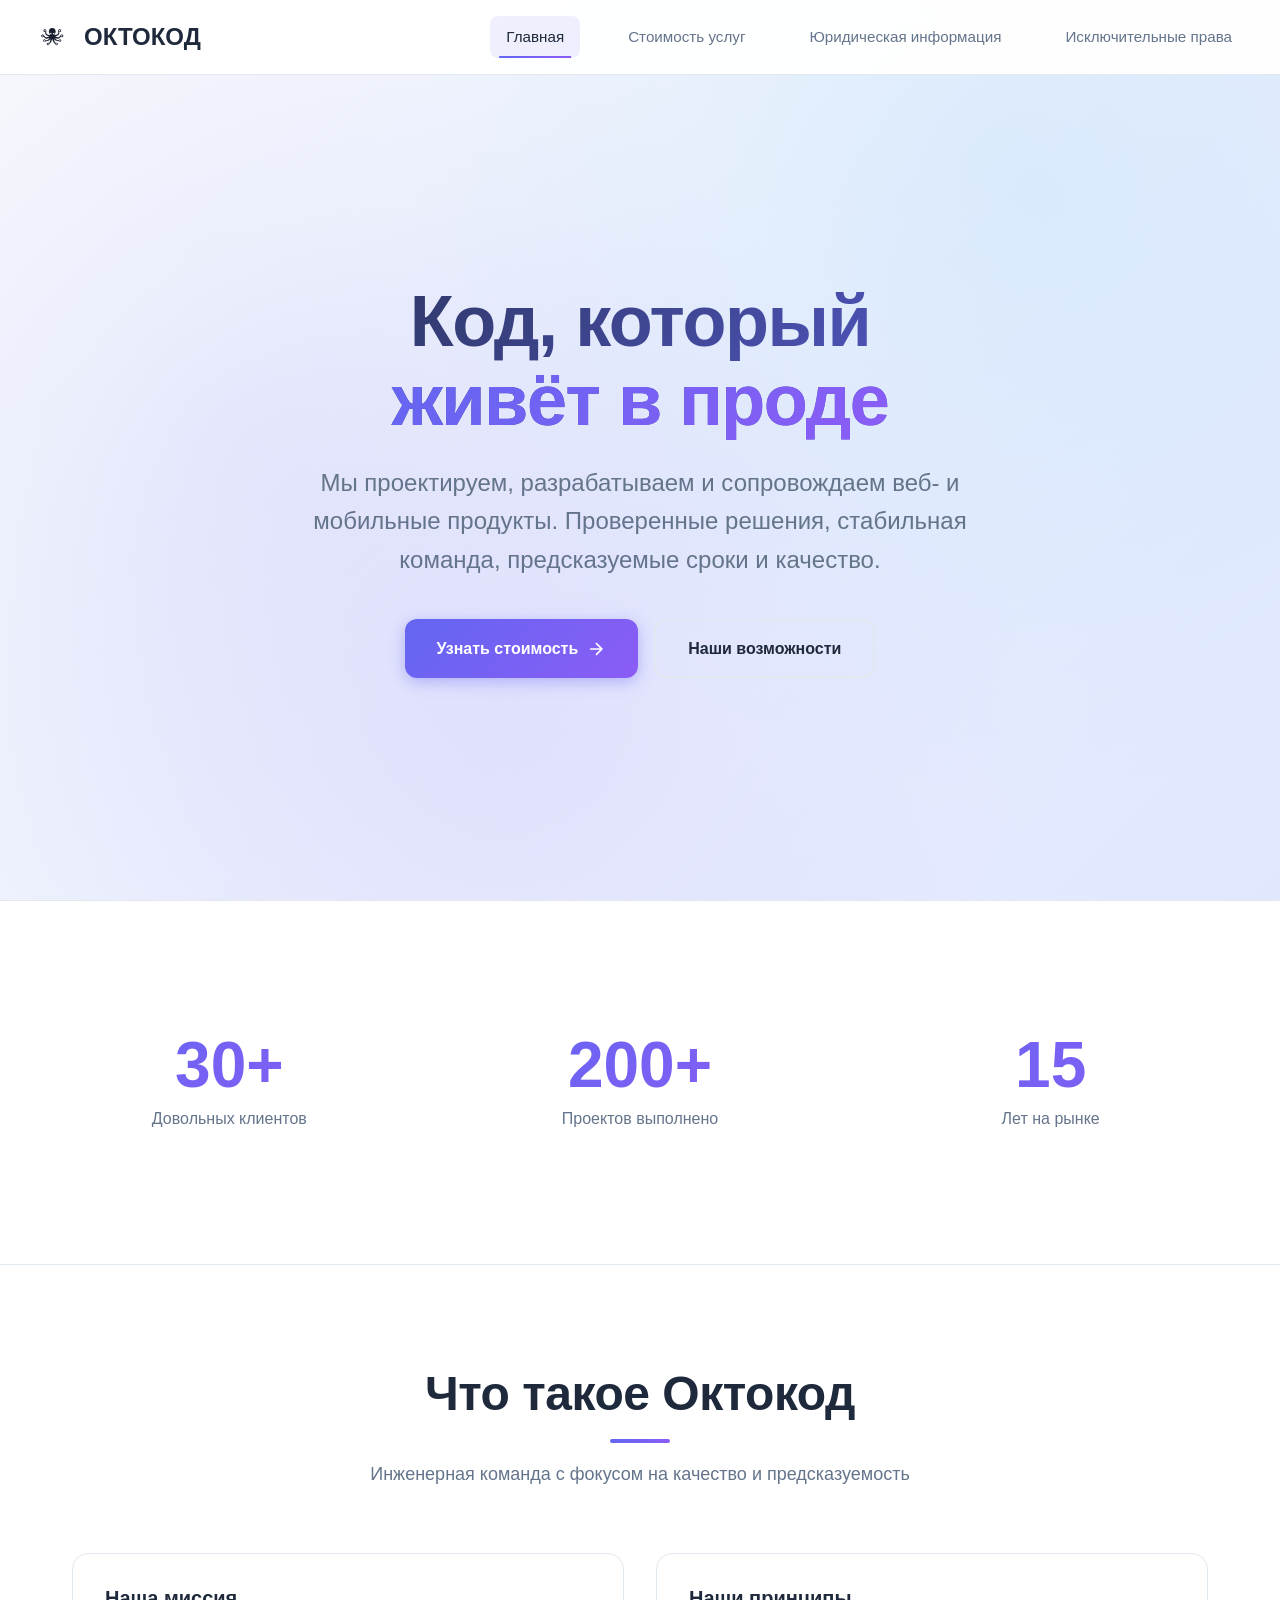
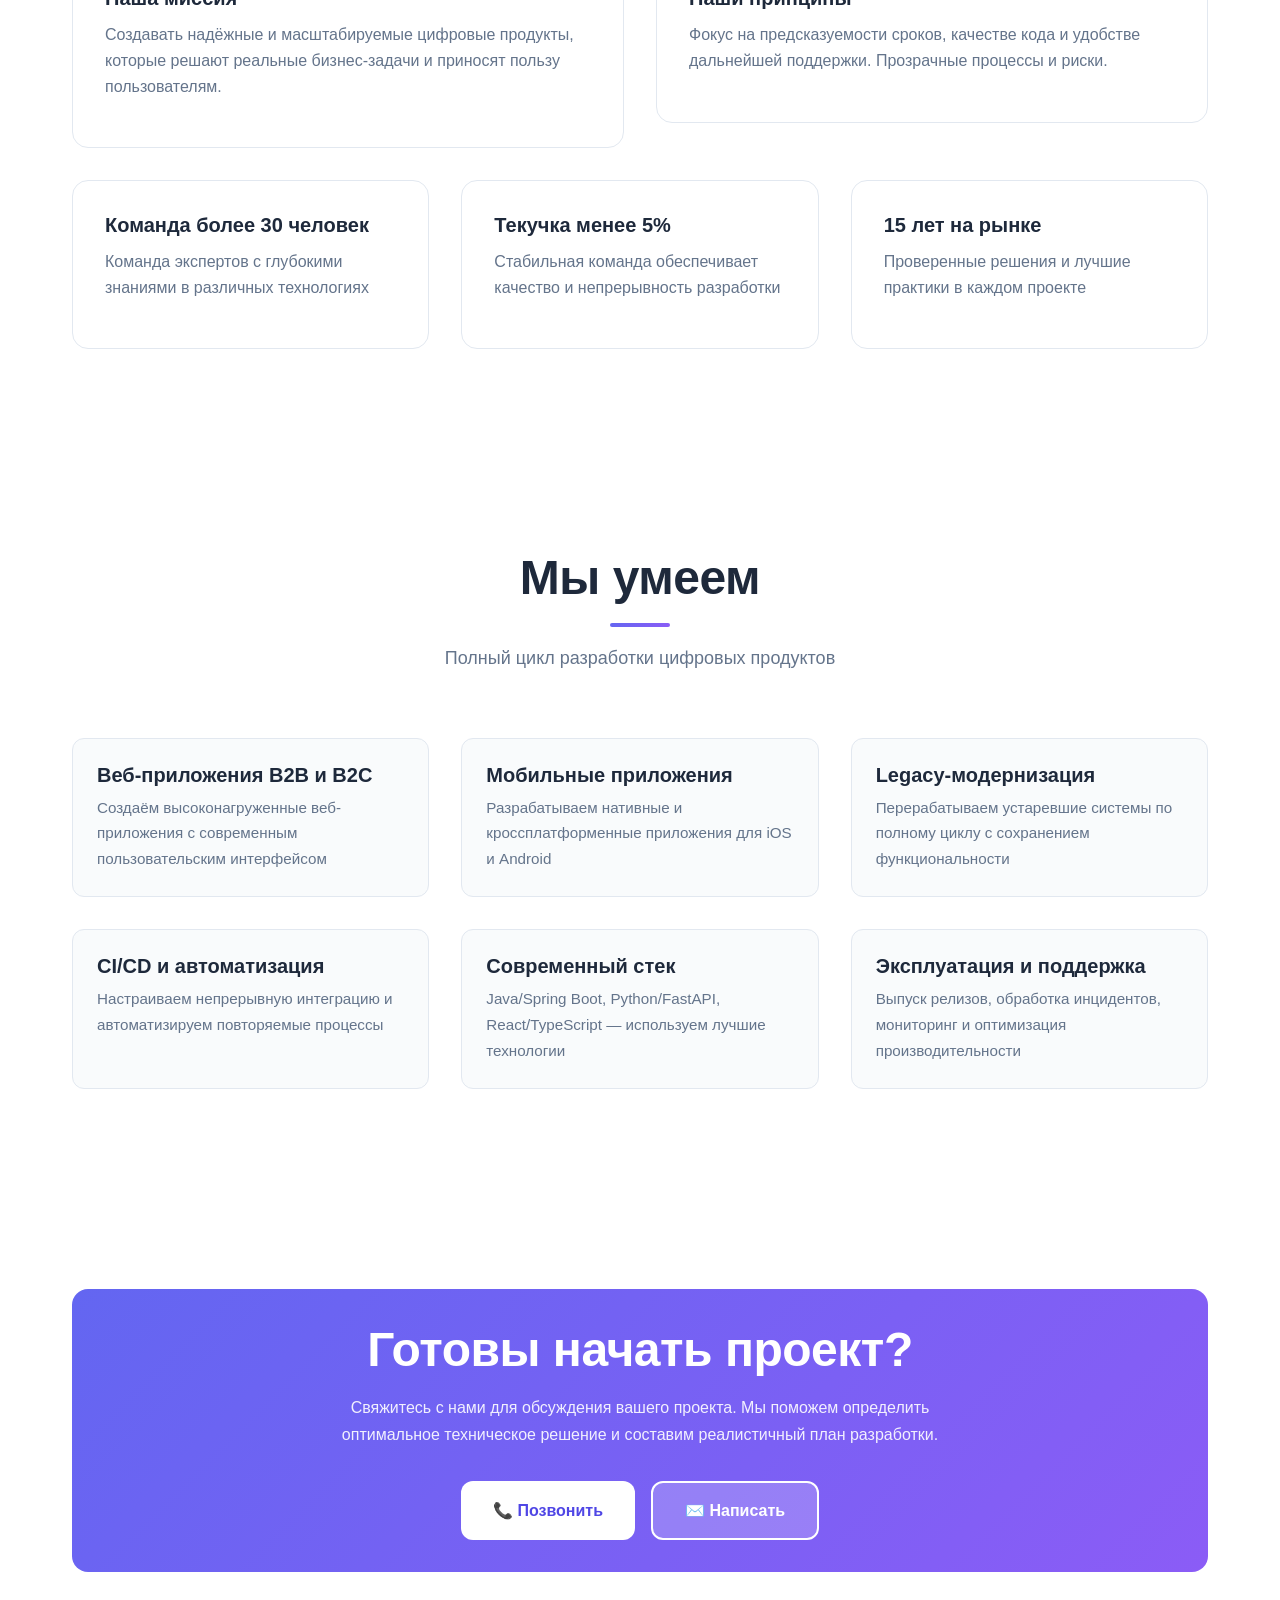
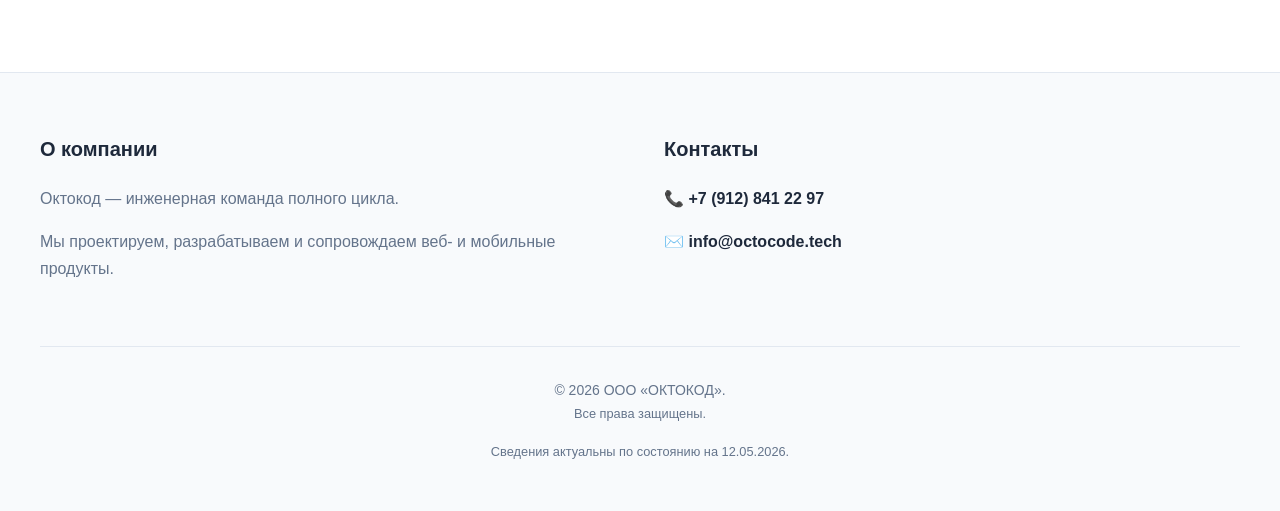
<file: index.html>
<!DOCTYPE html>
<html lang="ru">
<head>
    <meta charset="utf-8">
    <meta http-equiv="X-UA-Compatible" content="IE=edge">
    <meta name="viewport" content="width=device-width, initial-scale=1">
    
    <!-- Primary Meta Tags -->
    <meta name="description" content="Создаём надёжные веб-приложения и мобильные решения для вашего бизнеса. Команда из 30+ экспертов, 15 лет опыта, современные технологии. Индивидуальный подход к каждому проекту.">
    <meta name="keywords" content="разработка веб-приложений, мобильная разработка, заказная разработка ПО, B2B разработка, B2C разработка, Java разработка, Python разработка, React Native, создание мобильных приложений, разработка под ключ, IT-аутсорсинг, разработка программного обеспечения">
    <meta name="author" content="ООО «ОКТОКОД»">
    <meta name="robots" content="index, follow, max-image-preview:large, max-snippet:-1, max-video-preview:-1">
    <meta name="format-detection" content="telephone=no">
    <meta name="theme-color" content="#6366f1">
    
    <!-- Language and Region -->
    <meta name="content-language" content="ru">
    <meta name="geo.region" content="RU-SVE">
    <meta name="geo.placename" content="Екатеринбург">
    
    <!-- Verification -->
    <meta name="yandex-verification" content="54f71cd91c04ab33" />
    
    <!-- Canonical URL -->
    <link rel="canonical" href="https://octocode.tech/">
    
    <!-- Alternative Language -->
    <link rel="alternate" hreflang="ru" href="https://octocode.tech/">
    <link rel="alternate" hreflang="x-default" href="https://octocode.tech/">
    
    <!-- Open Graph / Facebook -->
    <meta property="og:type" content="website">
    <meta property="og:url" content="https://octocode.tech/">
    <meta property="og:title" content="Октокод — Разработка веб и мобильных приложений для бизнеса">
    <meta property="og:description" content="Создаём надёжные веб-приложения и мобильные решения для вашего бизнеса. Команда из 30+ экспертов, 15 лет опыта, современные технологии. Индивидуальный подход к каждому проекту.">
    <meta property="og:image" content="https://octocode.tech/img/octocode.svg">
    <meta property="og:site_name" content="Октокод">
    <meta property="og:locale" content="ru_RU">
    
    <!-- Twitter -->
    <meta property="twitter:card" content="summary_large_image">
    <meta property="twitter:url" content="https://octocode.tech/">
    <meta property="twitter:title" content="Октокод — Разработка веб и мобильных приложений для бизнеса">
    <meta property="twitter:description" content="Создаём надёжные веб-приложения и мобильные решения для вашего бизнеса. Команда из 30+ экспертов, 15 лет опыта, современные технологии. Индивидуальный подход к каждому проекту.">
    <meta property="twitter:image" content="https://octocode.tech/img/octocode.svg">
    
    <!-- Cache Control -->
    <meta http-equiv="Cache-Control" content="no-cache, no-store, must-revalidate">
    <meta http-equiv="Pragma" content="no-cache">
    <meta http-equiv="Expires" content="0">

    <title>Октокод — Разработка веб и мобильных приложений для бизнеса</title>

    <!-- Modern CSS -->
    <link rel="stylesheet" href="css/modern-style.css?v=20260512">
    
    <!-- Favicon -->
    <link rel="icon" type="image/svg+xml" href="img/octocode.svg">
    
    <!-- Structured Data JSON-LD -->
    <script type="application/ld+json">
    {
        "@context": "https://schema.org",
        "@type": "Organization",
        "name": "ООО «ОКТОКОД»",
        "alternateName": "Octocode",
        "url": "https://octocode.tech/",
        "logo": "https://octocode.tech/img/octocode.svg",
        "description": "Профессиональная разработка веб-приложений, мобильных приложений и цифровых продуктов под ключ",
        "foundingDate": "2011",
        "address": {
            "@type": "PostalAddress",
            "streetAddress": "ул. Парковая 13 п. 23",
            "addressLocality": "п. Пригородный",
            "addressRegion": "Оренбургская область",
            "postalCode": "460507",
            "addressCountry": "RU"
        },
        "contactPoint": {
            "@type": "ContactPoint",
            "telephone": "+7-912-841-22-97",
            "contactType": "sales",
            "email": "info@octocode.tech",
            "areaServed": "RU",
            "availableLanguage": "Russian"
        },
        "sameAs": [],
        "taxID": "5638080239",
        "vatID": "563801001"
    }
    </script>
    
    <script type="application/ld+json">
    {
        "@context": "https://schema.org",
        "@type": "WebSite",
        "name": "Octocode",
        "alternateName": "ООО «ОКТОКОД»",
        "url": "https://octocode.tech/",
        "description": "Профессиональная разработка веб-приложений, мобильных приложений и цифровых продуктов под ключ",
        "potentialAction": {
            "@type": "SearchAction",
            "target": "https://octocode.tech/?s={search_term_string}",
            "query-input": "required name=search_term_string"
        },
        "publisher": {
            "@type": "Organization",
            "name": "ООО «ОКТОКОД»",
            "url": "https://octocode.tech/"
        }
    }
    </script>
    
    <script type="application/ld+json">
    {
        "@context": "https://schema.org",
        "@type": "ProfessionalService",
        "name": "Octocode - Разработка программного обеспечения",
        "image": "https://octocode.tech/img/octocode.svg",
        "description": "Полный цикл разработки цифровых продуктов: веб-приложения, мобильные приложения, модернизация legacy-систем, эксплуатация и поддержка",
        "address": {
            "@type": "PostalAddress",
            "streetAddress": "ул. Парковая 13 п. 23",
            "addressLocality": "п. Пригородный",
            "addressRegion": "Оренбургская область",
            "postalCode": "460507",
            "addressCountry": "RU"
        },
        "telephone": "+7-912-841-22-97",
        "email": "info@octocode.tech",
        "openingHours": "Mo-Fr 09:00-18:00",
        "priceRange": "₽₽₽",
        "areaServed": "RU",
        "hasOfferCatalog": {
            "@type": "OfferCatalog",
            "name": "Услуги разработки",
            "itemListElement": [
                {
                    "@type": "Offer",
                    "itemOffered": {
                        "@type": "Service",
                        "name": "Разработка веб-приложений B2B и B2C"
                    }
                },
                {
                    "@type": "Offer",
                    "itemOffered": {
                        "@type": "Service",
                        "name": "Разработка мобильных приложений iOS и Android"
                    }
                },
                {
                    "@type": "Offer",
                    "itemOffered": {
                        "@type": "Service",
                        "name": "Модернизация legacy-систем"
                    }
                },
                {
                    "@type": "Offer",
                    "itemOffered": {
                        "@type": "Service",
                        "name": "Эксплуатация и поддержка приложений"
                    }
                }
            ]
        }
    }
    </script>

</head>

<body>
    <!-- Header -->
    <div id="header-container"></div>
    <!-- /Header -->

    <!-- Hero Section -->
    <section class="hero-section">
        <div class="hero-background"></div>
        <div class="hero-pattern"></div>
        
        <div class="hero-content">
            <h1 class="hero-title">
                Код, который<br>
                <span class="text-gradient">живёт в проде</span>
            </h1>
            <p class="hero-subtitle">
                Мы проектируем, разрабатываем и сопровождаем веб- и мобильные продукты.
                Проверенные решения, стабильная команда, предсказуемые сроки и качество.
            </p>
            <div class="hero-buttons">
                <a href="stoimost-uslug.html" class="btn btn-primary">
                    Узнать стоимость
                    <svg width="20" height="20" viewBox="0 0 24 24" fill="none" stroke="currentColor" stroke-width="2">
                        <path d="M5 12h14M12 5l7 7-7 7"/>
                    </svg>
                </a>
                <a href="#features" class="btn btn-secondary">
                    Наши возможности
                </a>
            </div>
        </div>
    </section>

    <!-- Stats Section -->
    <section class="section stats-section">
        <div class="grid-3">
            <div class="stat-item fade-in">
                <div class="stat-number">30+</div>
                <div class="stat-label">Довольных клиентов</div>
            </div>
            <div class="stat-item fade-in">
                <div class="stat-number">200+</div>
                <div class="stat-label">Проектов выполнено</div>
            </div>
            <div class="stat-item fade-in">
                <div class="stat-number">15</div>
                <div class="stat-label">Лет на рынке</div>
            </div>
        </div>
    </section>

    <!-- About Section -->
    <section class="section" id="about">
        <div class="container">
            <div class="section-header">
                <h2 class="section-title">Что такое Октокод</h2>
                <p class="section-subtitle">Инженерная команда с фокусом на качество и предсказуемость</p>
            </div>
            
            <div class="grid-2">
                <div class="fade-in">
                    <div class="card">
                        <h3 class="card-title">Наша миссия</h3>
                        <p class="card-description">
                            Создавать надёжные и масштабируемые цифровые продукты, 
                            которые решают реальные бизнес-задачи и приносят пользу пользователям.
                        </p>
                    </div>
                </div>
                
                <div class="fade-in">
                    <div class="card">
                        <h3 class="card-title">Наши принципы</h3>
                        <p class="card-description">
                            Фокус на предсказуемости сроков, качестве кода и удобстве 
                            дальнейшей поддержки. Прозрачные процессы и риски.
                        </p>
                    </div>
                </div>
            </div>
            
            <div class="grid-3" style="margin-top: 2rem;">
                <div class="card fade-in">
                    <h3 class="card-title">Команда более 30 человек</h3>
                    <p class="card-description">Команда экспертов с глубокими знаниями в различных технологиях</p>
                </div>
                
                <div class="card fade-in">
                    <h3 class="card-title">Текучка менее 5%</h3>
                    <p class="card-description">Стабильная команда обеспечивает качество и непрерывность разработки</p>
                </div>
                
                <div class="card fade-in">
                    <h3 class="card-title">15 лет на рынке</h3>
                    <p class="card-description">Проверенные решения и лучшие практики в каждом проекте</p>
                </div>
            </div>
        </div>
    </section>

    <!-- Features Section -->
    <section class="section" id="features" style="background: var(--card-bg);">
        <div class="container">
            <div class="section-header">
                <h2 class="section-title">Мы умеем</h2>
                <p class="section-subtitle">Полный цикл разработки цифровых продуктов</p>
            </div>
            
            <div class="features-grid">
                <div class="feature-item fade-in">
                    <div class="feature-text">
                        <h4>Веб-приложения B2B и B2C</h4>
                        <p>Создаём высоконагруженные веб-приложения с современным пользовательским интерфейсом</p>
                    </div>
                </div>
                
                <div class="feature-item fade-in">
                    <div class="feature-text">
                        <h4>Мобильные приложения</h4>
                        <p>Разрабатываем нативные и кроссплатформенные приложения для iOS и Android</p>
                    </div>
                </div>
                
                <div class="feature-item fade-in">
                    <div class="feature-text">
                        <h4>Legacy-модернизация</h4>
                        <p>Перерабатываем устаревшие системы по полному циклу с сохранением функциональности</p>
                    </div>
                </div>
                
                <div class="feature-item fade-in">
                    <div class="feature-text">
                        <h4>CI/CD и автоматизация</h4>
                        <p>Настраиваем непрерывную интеграцию и автоматизируем повторяемые процессы</p>
                    </div>
                </div>
                
                <div class="feature-item fade-in">
                    <div class="feature-text">
                        <h4>Современный стек</h4>
                        <p>Java/Spring Boot, Python/FastAPI, React/TypeScript — используем лучшие технологии</p>
                    </div>
                </div>
                
                <div class="feature-item fade-in">
                    <div class="feature-text">
                        <h4>Эксплуатация и поддержка</h4>
                        <p>Выпуск релизов, обработка инцидентов, мониторинг и оптимизация производительности</p>
                    </div>
                </div>
            </div>
        </div>
    </section>

    <!-- CTA Section -->
    <section class="section">
        <div class="container">
            <div class="card fade-in" style="text-align: center; background: var(--gradient-primary); border: none;">
                <h2 style="color: white; margin-bottom: 1rem;">Готовы начать проект?</h2>
                <p style="color: rgba(255,255,255,0.9); max-width: 600px; margin: 0 auto 2rem;">
                    Свяжитесь с нами для обсуждения вашего проекта. Мы поможем определить оптимальное 
                    техническое решение и составим реалистичный план разработки.
                </p>
                <div style="display: flex; gap: 1rem; justify-content: center; flex-wrap: wrap;">
                    <a href="tel:+79128412297" class="btn" style="background: white; color: var(--primary-dark);">
                        📞 Позвонить
                    </a>
                    <a href="mailto:info@octocode.tech" class="btn" style="background: rgba(255,255,255,0.2); color: white; border: 2px solid white;">
                        ✉️ Написать
                    </a>
                </div>
            </div>
        </div>
    </section>

    <!-- Footer -->
    <div id="footer-container"></div>
    <!-- /Footer -->

    <!-- Back to Top -->
    <button class="back-to-top" id="back-to-top" aria-label="Back to top">
        ↑
    </button>

    <!-- Modern JavaScript -->
    <script>
        // Load Header and Footer
        document.addEventListener('DOMContentLoaded', function() {
            // Load header
            fetch('header.html?v=20260512')
                .then(response => response.text())
                .then(html => {
                    document.getElementById('header-container').innerHTML = html;
                    initializeHeader();
                });
            
            // Load footer
            fetch('footer.html?v=20260512')
                .then(response => response.text())
                .then(html => {
                    document.getElementById('footer-container').innerHTML = html;
                });
            
            // Initialize scroll animations
            initializeScrollAnimations();
            
            // Initialize back to top button
            initializeBackToTop();
        });

        // Header functionality
        function initializeHeader() {
            const header = document.getElementById('modern-header');
            const mobileToggle = document.getElementById('mobile-menu-toggle');
            const nav = document.getElementById('modern-nav');
            
            // Scroll effect
            window.addEventListener('scroll', function() {
                if (window.scrollY > 50) {
                    header.classList.add('scrolled');
                } else {
                    header.classList.remove('scrolled');
                }
            });
            
            // Mobile menu toggle
            if (mobileToggle && nav) {
                mobileToggle.addEventListener('click', function() {
                    this.classList.toggle('active');
                    nav.classList.toggle('active');
                });
                
                // Close menu when clicking on a link
                const navLinks = nav.querySelectorAll('.nav-link');
                navLinks.forEach(link => {
                    link.addEventListener('click', function() {
                        mobileToggle.classList.remove('active');
                        nav.classList.remove('active');
                    });
                });
            }
            
            // Set active link based on current page
            const currentPage = window.location.pathname.split('/').pop() || 'index.html';
            const activeLink = nav.querySelector(`[href="${currentPage}"]`);
            if (activeLink) {
                nav.querySelectorAll('.nav-link').forEach(link => link.classList.remove('active'));
                activeLink.classList.add('active');
            }
        }

        // Scroll animations
        function initializeScrollAnimations() {
            const fadeElements = document.querySelectorAll('.fade-in');
            
            const observer = new IntersectionObserver((entries) => {
                entries.forEach(entry => {
                    if (entry.isIntersecting) {
                        entry.target.classList.add('visible');
                    }
                });
            }, {
                threshold: 0.1,
                rootMargin: '0px 0px -50px 0px'
            });
            
            fadeElements.forEach(element => {
                observer.observe(element);
            });
        }

        // Back to top button
        function initializeBackToTop() {
            const backToTop = document.getElementById('back-to-top');
            
            window.addEventListener('scroll', function() {
                if (window.scrollY > 500) {
                    backToTop.classList.add('visible');
                } else {
                    backToTop.classList.remove('visible');
                }
            });
            
            backToTop.addEventListener('click', function() {
                window.scrollTo({
                    top: 0,
                    behavior: 'smooth'
                });
            });
        }

        // Smooth scroll for anchor links
        document.addEventListener('click', function(e) {
            if (e.target.matches('a[href^="#"]')) {
                e.preventDefault();
                const targetId = e.target.getAttribute('href');
                const targetElement = document.querySelector(targetId);
                
                if (targetElement) {
                    const headerOffset = 80;
                    const elementPosition = targetElement.getBoundingClientRect().top;
                    const offsetPosition = elementPosition + window.pageYOffset - headerOffset;
                    
                    window.scrollTo({
                        top: offsetPosition,
                        behavior: 'smooth'
                    });
                }
            }
        });
    </script>
</body>
</html>
</file>
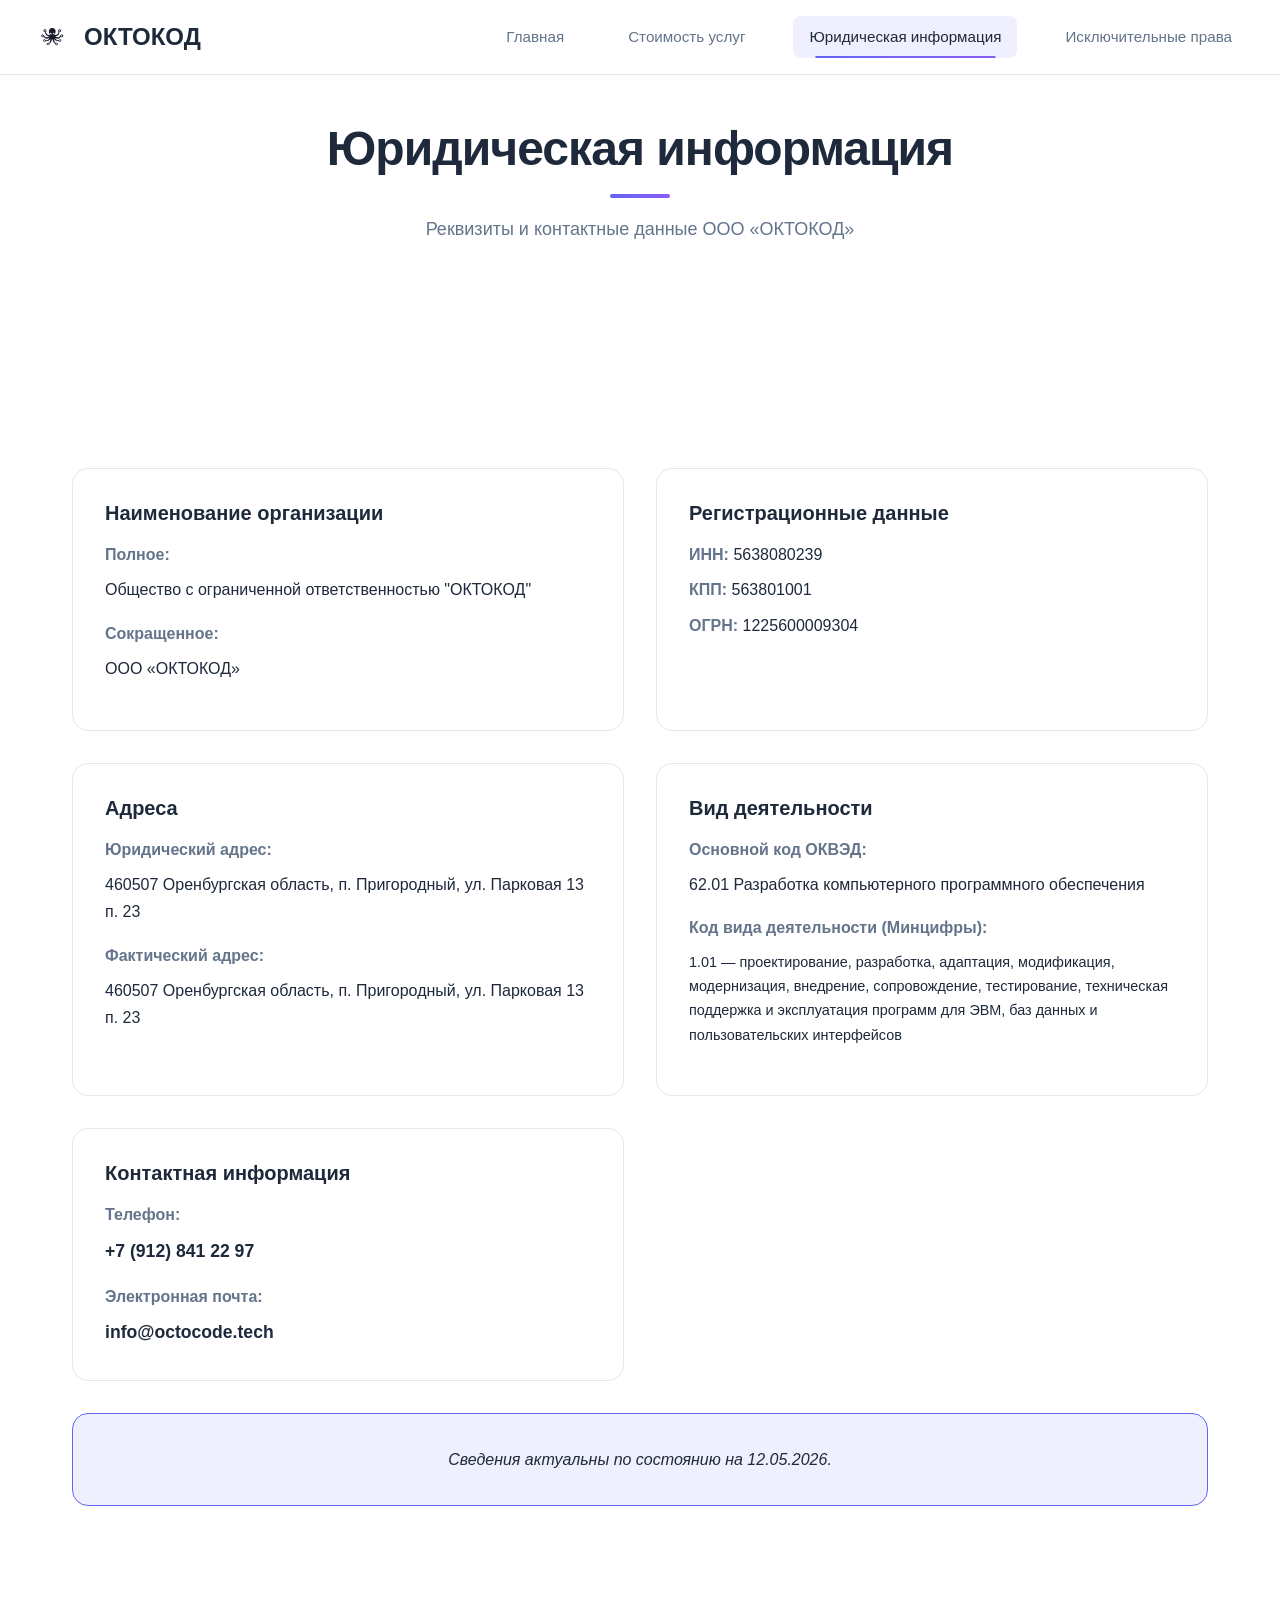
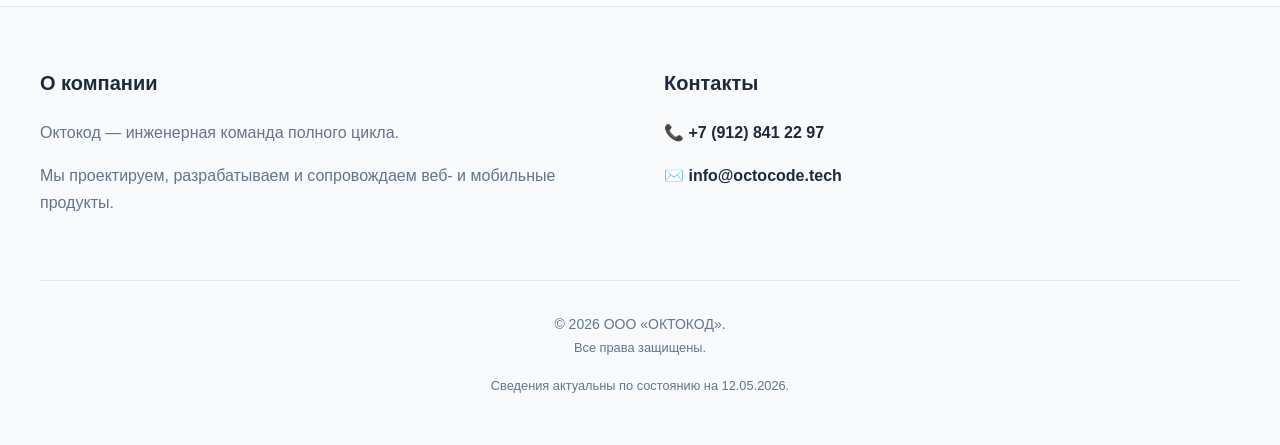
<file: info.html>
<!DOCTYPE html>
<html lang="ru">
<head>
    <meta charset="utf-8">
    <meta http-equiv="X-UA-Compatible" content="IE=edge">
    <meta name="viewport" content="width=device-width, initial-scale=1">
    
    <!-- Primary Meta Tags -->
    <meta name="description" content="Полные реквизиты и контактные данные ООО «ОКТОКОД». ИНН 5638080239, ОГРН 1225600009304. Надёжный партнёр для ваших проектов.">
    <meta name="keywords" content="ООО ОКТОКОД реквизиты, ИНН 5638080239, ОГРН 1225600009304, юридическая информация, контактные данные, адрес компании, ОКВЭД 62.01">
    <meta name="author" content="ООО «ОКТОКОД»">
    <meta name="robots" content="index, follow, max-image-preview:large, max-snippet:-1, max-video-preview:-1">
    <meta name="format-detection" content="telephone=no">
    <meta name="theme-color" content="#6366f1">
    
    <!-- Language and Region -->
    <meta name="content-language" content="ru">
    <meta name="geo.region" content="RU-SVE">
    <meta name="geo.placename" content="Екатеринбург">
    
    <!-- Verification -->
    <meta name="yandex-verification" content="54f71cd91c04ab33" />
    
    <!-- Canonical URL -->
    <link rel="canonical" href="https://octocode.tech/info.html">
    
    <!-- Alternative Language -->
    <link rel="alternate" hreflang="ru" href="https://octocode.tech/info.html">
    <link rel="alternate" hreflang="x-default" href="https://octocode.tech/info.html">
    
    <!-- Open Graph / Facebook -->
    <meta property="og:type" content="website">
    <meta property="og:url" content="https://octocode.tech/info.html">
    <meta property="og:title" content="Юридическая информация — Октокод">
    <meta property="og:description" content="Полные реквизиты и контактные данные ООО «ОКТОКОД». ИНН 5638080239, ОГРН 1225600009304. Надёжный партнёр для ваших проектов.">
    <meta property="og:image" content="https://octocode.tech/img/octocode.svg">
    <meta property="og:site_name" content="Октокод">
    <meta property="og:locale" content="ru_RU">
    
    <!-- Twitter -->
    <meta property="twitter:card" content="summary_large_image">
    <meta property="twitter:url" content="https://octocode.tech/info.html">
    <meta property="twitter:title" content="Юридическая информация — Октокод">
    <meta property="twitter:description" content="Полные реквизиты и контактные данные ООО «ОКТОКОД». ИНН 5638080239, ОГРН 1225600009304. Надёжный партнёр для ваших проектов.">
    <meta property="twitter:image" content="https://octocode.tech/img/octocode.svg">
    
    <!-- Cache Control -->
    <meta http-equiv="Cache-Control" content="no-cache, no-store, must-revalidate">
    <meta http-equiv="Pragma" content="no-cache">
    <meta http-equiv="Expires" content="0">

    <title>Юридическая информация — Октокод</title>

    <!-- Modern CSS -->
    <link rel="stylesheet" href="css/modern-style.css?v=20260512">
    
    <!-- Favicon -->
    <link rel="icon" type="image/svg+xml" href="img/octocode.svg">
    
    <!-- Structured Data JSON-LD -->
    <script type="application/ld+json">
    {
        "@context": "https://schema.org",
        "@type": "WebPage",
        "name": "Юридическая информация — ООО «ОКТОКОД»",
        "description": "Юридическая информация и реквизиты ООО «ОКТОКОД»",
        "url": "https://octocode.tech/info.html",
        "isPartOf": {
            "@type": "WebSite",
            "name": "Octocode",
            "url": "https://octocode.tech/"
        },
        "breadcrumb": {
            "@type": "BreadcrumbList",
            "itemListElement": [
                {
                    "@type": "ListItem",
                    "position": 1,
                    "name": "Главная",
                    "item": "https://octocode.tech/"
                },
                {
                    "@type": "ListItem",
                    "position": 2,
                    "name": "Юридическая информация",
                    "item": "https://octocode.tech/info.html"
                }
            ]
        },
        "publisher": {
            "@type": "Organization",
            "name": "ООО «ОКТОКОД»",
            "url": "https://octocode.tech/",
            "logo": "https://octocode.tech/img/octocode.svg"
        }
    }
    </script>
    
    <script type="application/ld+json">
    {
        "@context": "https://schema.org",
        "@type": "Organization",
        "name": "Общество с ограниченной ответственностью «ОКТОКОД»",
        "alternateName": "ООО «ОКТОКОД»",
        "legalName": "Общество с ограниченной ответственностью «ОКТОКОД»",
        "url": "https://octocode.tech/",
        "logo": "https://octocode.tech/img/octocode.svg",
        "taxID": "5638080239",
        "vatID": "563801001",
        "foundingDate": "2011",
        "address": {
            "@type": "PostalAddress",
            "streetAddress": "ул. Парковая 13 п. 23",
            "addressLocality": "п. Пригородный",
            "addressRegion": "Оренбургская область",
            "postalCode": "460507",
            "addressCountry": "RU"
        },
        "contactPoint": {
            "@type": "ContactPoint",
            "telephone": "+7-912-841-22-97",
            "contactType": "general",
            "email": "info@octocode.tech",
            "areaServed": "RU",
            "availableLanguage": "Russian"
        },
        "sameAs": []
    }
    </script>

</head>

<body>
    <!-- Header -->
    <div id="header-container"></div>
    <!-- /Header -->

    <!-- Page Header -->
    <section class="section" style="padding-top: 120px; padding-bottom: 60px;">
        <div class="container">
            <div class="section-header">
                <h1 class="section-title">Юридическая информация</h1>
                <p class="section-subtitle">Реквизиты и контактные данные ООО «ОКТОКОД»</p>
            </div>
        </div>
    </section>

    <!-- Requisites Section -->
    <section class="section" style="background: var(--card-bg);">
        <div class="container">
            <div class="grid-2">
                <div class="card fade-in">
                    <h3 class="card-title">Наименование организации</h3>
                    <div style="margin-top: 1rem;">
                        <p style="margin-bottom: 0.5rem;"><strong>Полное:</strong></p>
                        <p style="color: var(--text-primary);">Общество с ограниченной ответственностью "ОКТОКОД"</p>
                        <p style="margin-bottom: 0.5rem; margin-top: 1rem;"><strong>Сокращенное:</strong></p>
                        <p style="color: var(--text-primary);">ООО «ОКТОКОД»</p>
                    </div>
                </div>

                <div class="card fade-in">
                    <h3 class="card-title">Регистрационные данные</h3>
                    <div style="margin-top: 1rem;">
                        <p style="margin-bottom: 0.5rem;"><strong>ИНН:</strong> <span style="color: var(--text-primary);">5638080239</span></p>
                        <p style="margin-bottom: 0.5rem;"><strong>КПП:</strong> <span style="color: var(--text-primary);">563801001</span></p>
                        <p style="margin-bottom: 0.5rem;"><strong>ОГРН:</strong> <span style="color: var(--text-primary);">1225600009304</span></p>
                    </div>
                </div>

                <div class="card fade-in">
                    <h3 class="card-title">Адреса</h3>
                    <div style="margin-top: 1rem;">
                        <p style="margin-bottom: 0.5rem;"><strong>Юридический адрес:</strong></p>
                        <p style="color: var(--text-primary);">460507 Оренбургская область, п. Пригородный, ул. Парковая 13 п. 23</p>
                        <p style="margin-bottom: 0.5rem; margin-top: 1rem;"><strong>Фактический адрес:</strong></p>
                        <p style="color: var(--text-primary);">460507 Оренбургская область, п. Пригородный, ул. Парковая 13 п. 23</p>
                    </div>
                </div>

                <div class="card fade-in">
                    <h3 class="card-title">Вид деятельности</h3>
                    <div style="margin-top: 1rem;">
                        <p style="margin-bottom: 0.5rem;"><strong>Основной код ОКВЭД:</strong></p>
                        <p style="color: var(--text-primary);">62.01 Разработка компьютерного программного обеспечения</p>
                        <p style="margin-bottom: 0.5rem; margin-top: 1rem;"><strong>Код вида деятельности (Минцифры):</strong></p>
                        <p style="color: var(--text-primary); font-size: 0.9rem;">1.01 — проектирование, разработка, адаптация, модификация, модернизация, внедрение, сопровождение, тестирование, техническая поддержка и эксплуатация программ для ЭВМ, баз данных и пользовательских интерфейсов</p>
                    </div>
                </div>

                <div class="card fade-in">
                    <h3 class="card-title">Контактная информация</h3>
                    <div style="margin-top: 1rem;">
                        <p style="margin-bottom: 0.5rem;"><strong>Телефон:</strong></p>
                        <a href="tel:+79128412297" style="color: var(--text-primary); font-size: 1.1rem; font-weight: 600;">+7 (912) 841 22 97</a>
                        <p style="margin-bottom: 0.5rem; margin-top: 1rem;"><strong>Электронная почта:</strong></p>
                        <a href="mailto:info@octocode.tech" style="color: var(--text-primary); font-size: 1.1rem; font-weight: 600;">info@octocode.tech</a>
                    </div>
                </div>

            </div>

            <!-- Date Notice -->
            <div class="card fade-in" style="margin-top: 2rem; text-align: center; background: rgba(99, 102, 241, 0.1); border: 1px solid var(--primary-color);">
                <p style="margin: 0; color: var(--text-primary); font-style: italic;">
                    Сведения актуальны по состоянию на 12.05.2026.
                </p>
            </div>
        </div>
    </section>

    <!-- Footer -->
    <div id="footer-container"></div>
    <!-- /Footer -->

    <!-- Back to Top -->
    <button class="back-to-top" id="back-to-top" aria-label="Back to top">
        ↑
    </button>

    <!-- Modern JavaScript -->
    <script>
        // Load Header and Footer
        document.addEventListener('DOMContentLoaded', function() {
            // Load header
            fetch('header.html?v=20260512')
                .then(response => response.text())
                .then(html => {
                    document.getElementById('header-container').innerHTML = html;
                    initializeHeader();
                });
            
            // Load footer
            fetch('footer.html?v=20260512')
                .then(response => response.text())
                .then(html => {
                    document.getElementById('footer-container').innerHTML = html;
                });
            
            // Initialize scroll animations
            initializeScrollAnimations();
            
            // Initialize back to top button
            initializeBackToTop();
        });

        // Header functionality
        function initializeHeader() {
            const header = document.getElementById('modern-header');
            const mobileToggle = document.getElementById('mobile-menu-toggle');
            const nav = document.getElementById('modern-nav');
            
            // Scroll effect
            window.addEventListener('scroll', function() {
                if (window.scrollY > 50) {
                    header.classList.add('scrolled');
                } else {
                    header.classList.remove('scrolled');
                }
            });
            
            // Mobile menu toggle
            if (mobileToggle && nav) {
                mobileToggle.addEventListener('click', function() {
                    this.classList.toggle('active');
                    nav.classList.toggle('active');
                });
                
                // Close menu when clicking on a link
                const navLinks = nav.querySelectorAll('.nav-link');
                navLinks.forEach(link => {
                    link.addEventListener('click', function() {
                        mobileToggle.classList.remove('active');
                        nav.classList.remove('active');
                    });
                });
            }
            
            // Set active link based on current page
            const currentPage = window.location.pathname.split('/').pop() || 'index.html';
            const activeLink = nav.querySelector(`[href="${currentPage}"]`);
            if (activeLink) {
                nav.querySelectorAll('.nav-link').forEach(link => link.classList.remove('active'));
                activeLink.classList.add('active');
            }
        }

        // Scroll animations
        function initializeScrollAnimations() {
            const fadeElements = document.querySelectorAll('.fade-in');
            
            const observer = new IntersectionObserver((entries) => {
                entries.forEach(entry => {
                    if (entry.isIntersecting) {
                        entry.target.classList.add('visible');
                    }
                });
            }, {
                threshold: 0.1,
                rootMargin: '0px 0px -50px 0px'
            });
            
            fadeElements.forEach(element => {
                observer.observe(element);
            });
        }

        // Back to top button
        function initializeBackToTop() {
            const backToTop = document.getElementById('back-to-top');
            
            window.addEventListener('scroll', function() {
                if (window.scrollY > 500) {
                    backToTop.classList.add('visible');
                } else {
                    backToTop.classList.remove('visible');
                }
            });
            
            backToTop.addEventListener('click', function() {
                window.scrollTo({
                    top: 0,
                    behavior: 'smooth'
                });
            });
        }
    </script>
</body>
</html>
</file>
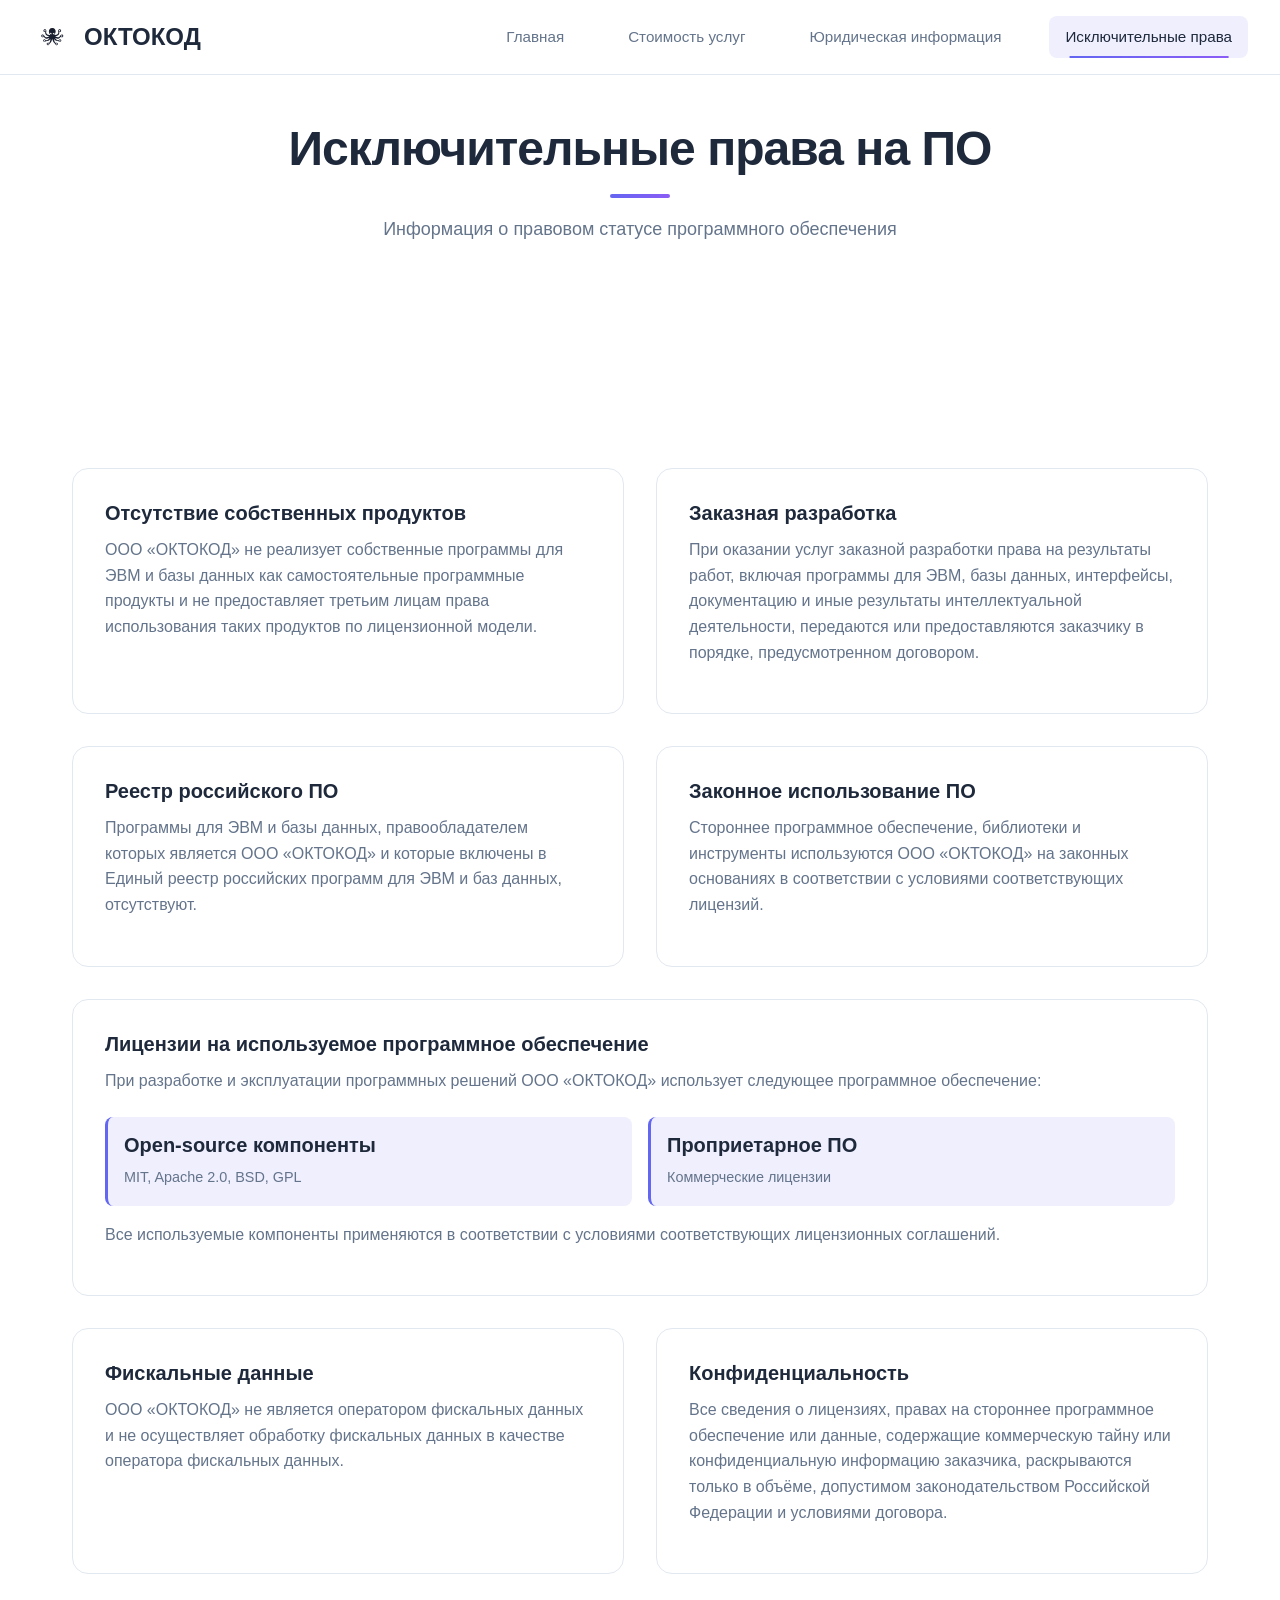
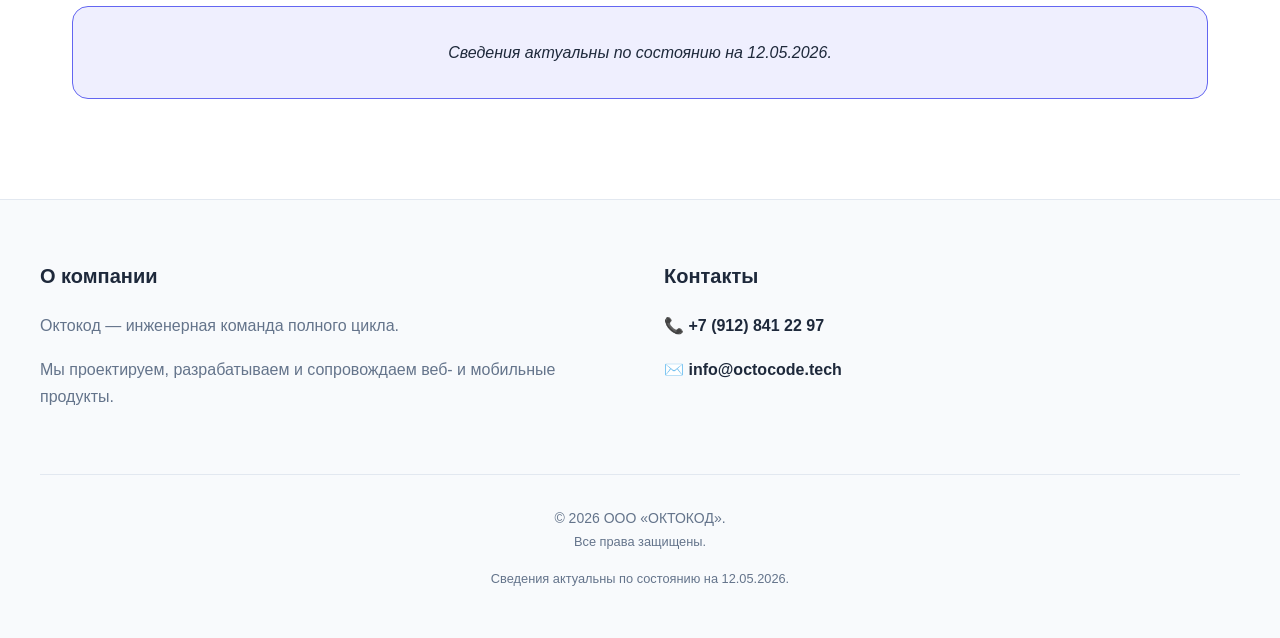
<file: prava.html>
<!DOCTYPE html>
<html lang="ru">
<head>
    <meta charset="utf-8">
    <meta http-equiv="X-UA-Compatible" content="IE=edge">
    <meta name="viewport" content="width=device-width, initial-scale=1">
    
    <!-- Primary Meta Tags -->
    <meta name="description" content="Информация о правовом статусе разработанного программного обеспечения. Передача исключительных прав заказчику в соответствии с договором.">
    <meta name="keywords" content="исключительные права на ПО, авторские права на программное обеспечение, лицензии на ПО, заказная разработка прав, интеллектуальная собственность, реестр российского ПО">
    <meta name="author" content="ООО «ОКТОКОД»">
    <meta name="robots" content="index, follow, max-image-preview:large, max-snippet:-1, max-video-preview:-1">
    <meta name="format-detection" content="telephone=no">
    <meta name="theme-color" content="#6366f1">
    
    <!-- Language and Region -->
    <meta name="content-language" content="ru">
    <meta name="geo.region" content="RU-SVE">
    <meta name="geo.placename" content="Екатеринбург">
    
    <!-- Verification -->
    <meta name="yandex-verification" content="54f71cd91c04ab33" />
    
    <!-- Canonical URL -->
    <link rel="canonical" href="https://octocode.tech/prava.html">
    
    <!-- Alternative Language -->
    <link rel="alternate" hreflang="ru" href="https://octocode.tech/prava.html">
    <link rel="alternate" hreflang="x-default" href="https://octocode.tech/prava.html">
    
    <!-- Open Graph / Facebook -->
    <meta property="og:type" content="website">
    <meta property="og:url" content="https://octocode.tech/prava.html">
    <meta property="og:title" content="Исключительные права на ПО — Октокод">
    <meta property="og:description" content="Информация о правовом статусе разработанного программного обеспечения. Передача исключительных прав заказчику в соответствии с договором.">
    <meta property="og:image" content="https://octocode.tech/img/octocode.svg">
    <meta property="og:site_name" content="Октокод">
    <meta property="og:locale" content="ru_RU">
    
    <!-- Twitter -->
    <meta property="twitter:card" content="summary_large_image">
    <meta property="twitter:url" content="https://octocode.tech/prava.html">
    <meta property="twitter:title" content="Исключительные права на ПО — Октокод">
    <meta property="twitter:description" content="Информация о правовом статусе разработанного программного обеспечения. Передача исключительных прав заказчику в соответствии с договором.">
    <meta property="twitter:image" content="https://octocode.tech/img/octocode.svg">
    
    <!-- Cache Control -->
    <meta http-equiv="Cache-Control" content="no-cache, no-store, must-revalidate">
    <meta http-equiv="Pragma" content="no-cache">
    <meta http-equiv="Expires" content="0">

    <title>Исключительные права на ПО — Октокод</title>

    <!-- Modern CSS -->
    <link rel="stylesheet" href="css/modern-style.css?v=20260512">
    
    <!-- Favicon -->
    <link rel="icon" type="image/svg+xml" href="img/octocode.svg">
    
    <!-- Structured Data JSON-LD -->
    <script type="application/ld+json">
    {
        "@context": "https://schema.org",
        "@type": "WebPage",
        "name": "Исключительные права на программное обеспечение и базы данных — ООО «ОКТОКОД»",
        "description": "Информация об исключительных правах на программное обеспечение и базы данных ООО «ОКТОКОД»",
        "url": "https://octocode.tech/prava.html",
        "isPartOf": {
            "@type": "WebSite",
            "name": "Octocode",
            "url": "https://octocode.tech/"
        },
        "breadcrumb": {
            "@type": "BreadcrumbList",
            "itemListElement": [
                {
                    "@type": "ListItem",
                    "position": 1,
                    "name": "Главная",
                    "item": "https://octocode.tech/"
                },
                {
                    "@type": "ListItem",
                    "position": 2,
                    "name": "Исключительные права",
                    "item": "https://octocode.tech/prava.html"
                }
            ]
        },
        "publisher": {
            "@type": "Organization",
            "name": "ООО «ОКТОКОД»",
            "url": "https://octocode.tech/",
            "logo": "https://octocode.tech/img/octocode.svg"
        }
    }
    </script>

</head>

<body>
    <!-- Header -->
    <div id="header-container"></div>
    <!-- /Header -->

    <!-- Page Header -->
    <section class="section" style="padding-top: 120px; padding-bottom: 60px;">
        <div class="container">
            <div class="section-header">
                <h1 class="section-title">Исключительные права на ПО</h1>
                <p class="section-subtitle">Информация о правовом статусе программного обеспечения</p>
            </div>
        </div>
    </section>

    <!-- Rights Section -->
    <section class="section" style="background: var(--card-bg);">
        <div class="container">
            <div class="grid-2">
                <div class="card fade-in">
                    <h3 class="card-title">Отсутствие собственных продуктов</h3>
                    <p class="card-description">
                        ООО «ОКТОКОД» не реализует собственные программы для ЭВМ и базы данных как самостоятельные программные продукты и не предоставляет третьим лицам права использования таких продуктов по лицензионной модели.
                    </p>
                </div>

                <div class="card fade-in">
                    <h3 class="card-title">Заказная разработка</h3>
                    <p class="card-description">
                        При оказании услуг заказной разработки права на результаты работ, включая программы для ЭВМ, базы данных, интерфейсы, документацию и иные результаты интеллектуальной деятельности, передаются или предоставляются заказчику в порядке, предусмотренном договором.
                    </p>
                </div>

                <div class="card fade-in">
                    <h3 class="card-title">Реестр российского ПО</h3>
                    <p class="card-description">
                        Программы для ЭВМ и базы данных, правообладателем которых является ООО «ОКТОКОД» и которые включены в Единый реестр российских программ для ЭВМ и баз данных, отсутствуют.
                    </p>
                </div>

                <div class="card fade-in">
                    <h3 class="card-title">Законное использование ПО</h3>
                    <p class="card-description">
                        Стороннее программное обеспечение, библиотеки и инструменты используются ООО «ОКТОКОД» на законных основаниях в соответствии с условиями соответствующих лицензий.
                    </p>
                </div>
            </div>

            <!-- Licenses Section -->
            <div class="card fade-in" style="margin-top: 2rem;">
                <h3 class="card-title">Лицензии на используемое программное обеспечение</h3>
                <p class="card-description" style="margin-bottom: 1rem;">
                    При разработке и эксплуатации программных решений ООО «ОКТОКОД» использует следующее программное обеспечение:
                </p>
                <div style="display: grid; grid-template-columns: repeat(auto-fit, minmax(250px, 1fr)); gap: 1rem; margin-top: 1.5rem;">
                    <div style="background: rgba(99, 102, 241, 0.1); padding: 1rem; border-radius: 8px; border-left: 3px solid var(--primary-color);">
                        <h4 style="margin-bottom: 0.5rem; color: var(--text-primary);">Open-source компоненты</h4>
                        <p style="margin: 0; font-size: 0.9rem;">MIT, Apache 2.0, BSD, GPL</p>
                    </div>
                    <div style="background: rgba(99, 102, 241, 0.1); padding: 1rem; border-radius: 8px; border-left: 3px solid var(--primary-color);">
                        <h4 style="margin-bottom: 0.5rem; color: var(--text-primary);">Проприетарное ПО</h4>
                        <p style="margin: 0; font-size: 0.9rem;">Коммерческие лицензии</p>
                    </div>
                </div>
                <p class="card-description" style="margin-top: 1rem;">
                    Все используемые компоненты применяются в соответствии с условиями соответствующих лицензионных соглашений.
                </p>
            </div>

            <!-- Additional Info -->
            <div class="grid-2" style="margin-top: 2rem;">
                <div class="card fade-in">
                    <h3 class="card-title">Фискальные данные</h3>
                    <p class="card-description">
                        ООО «ОКТОКОД» не является оператором фискальных данных и не осуществляет обработку фискальных данных в качестве оператора фискальных данных.
                    </p>
                </div>

                <div class="card fade-in">
                    <h3 class="card-title">Конфиденциальность</h3>
                    <p class="card-description">
                        Все сведения о лицензиях, правах на стороннее программное обеспечение или данные, содержащие коммерческую тайну или конфиденциальную информацию заказчика, раскрываются только в объёме, допустимом законодательством Российской Федерации и условиями договора.
                    </p>
                </div>
            </div>

            <!-- Date Notice -->
            <div class="card fade-in" style="margin-top: 2rem; text-align: center; background: rgba(99, 102, 241, 0.1); border: 1px solid var(--primary-color);">
                <p style="margin: 0; color: var(--text-primary); font-style: italic;">
                    Сведения актуальны по состоянию на 12.05.2026.
                </p>
            </div>
        </div>
    </section>

    <!-- Footer -->
    <div id="footer-container"></div>
    <!-- /Footer -->

    <!-- Back to Top -->
    <button class="back-to-top" id="back-to-top" aria-label="Back to top">
        ↑
    </button>

    <!-- Modern JavaScript -->
    <script>
        // Load Header and Footer
        document.addEventListener('DOMContentLoaded', function() {
            // Load header
            fetch('header.html?v=20260512')
                .then(response => response.text())
                .then(html => {
                    document.getElementById('header-container').innerHTML = html;
                    initializeHeader();
                });
            
            // Load footer
            fetch('footer.html?v=20260512')
                .then(response => response.text())
                .then(html => {
                    document.getElementById('footer-container').innerHTML = html;
                });
            
            // Initialize scroll animations
            initializeScrollAnimations();
            
            // Initialize back to top button
            initializeBackToTop();
        });

        // Header functionality
        function initializeHeader() {
            const header = document.getElementById('modern-header');
            const mobileToggle = document.getElementById('mobile-menu-toggle');
            const nav = document.getElementById('modern-nav');
            
            // Scroll effect
            window.addEventListener('scroll', function() {
                if (window.scrollY > 50) {
                    header.classList.add('scrolled');
                } else {
                    header.classList.remove('scrolled');
                }
            });
            
            // Mobile menu toggle
            if (mobileToggle && nav) {
                mobileToggle.addEventListener('click', function() {
                    this.classList.toggle('active');
                    nav.classList.toggle('active');
                });
                
                // Close menu when clicking on a link
                const navLinks = nav.querySelectorAll('.nav-link');
                navLinks.forEach(link => {
                    link.addEventListener('click', function() {
                        mobileToggle.classList.remove('active');
                        nav.classList.remove('active');
                    });
                });
            }
            
            // Set active link based on current page
            const currentPage = window.location.pathname.split('/').pop() || 'index.html';
            const activeLink = nav.querySelector(`[href="${currentPage}"]`);
            if (activeLink) {
                nav.querySelectorAll('.nav-link').forEach(link => link.classList.remove('active'));
                activeLink.classList.add('active');
            }
        }

        // Scroll animations
        function initializeScrollAnimations() {
            const fadeElements = document.querySelectorAll('.fade-in');
            
            const observer = new IntersectionObserver((entries) => {
                entries.forEach(entry => {
                    if (entry.isIntersecting) {
                        entry.target.classList.add('visible');
                    }
                });
            }, {
                threshold: 0.1,
                rootMargin: '0px 0px -50px 0px'
            });
            
            fadeElements.forEach(element => {
                observer.observe(element);
            });
        }

        // Back to top button
        function initializeBackToTop() {
            const backToTop = document.getElementById('back-to-top');
            
            window.addEventListener('scroll', function() {
                if (window.scrollY > 500) {
                    backToTop.classList.add('visible');
                } else {
                    backToTop.classList.remove('visible');
                }
            });
            
            backToTop.addEventListener('click', function() {
                window.scrollTo({
                    top: 0,
                    behavior: 'smooth'
                });
            });
        }
    </script>
</body>
</html>
</file>
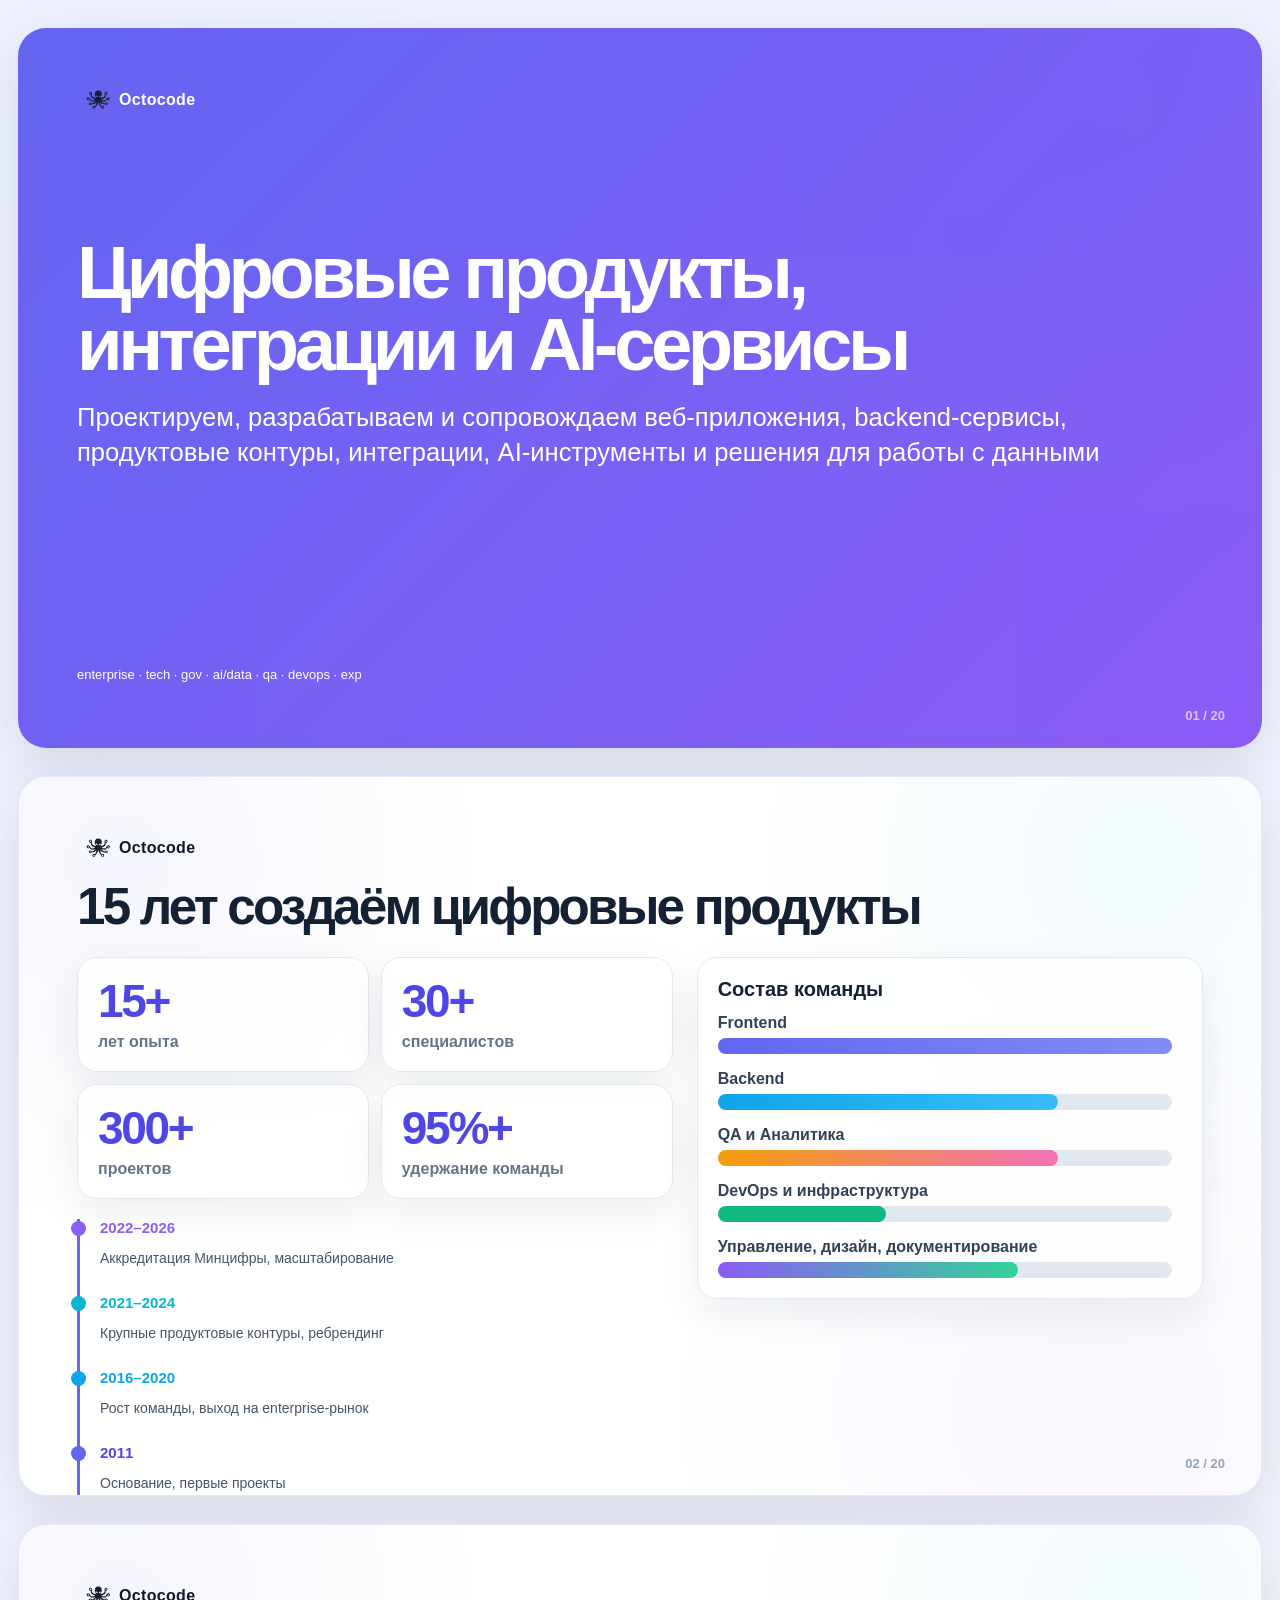
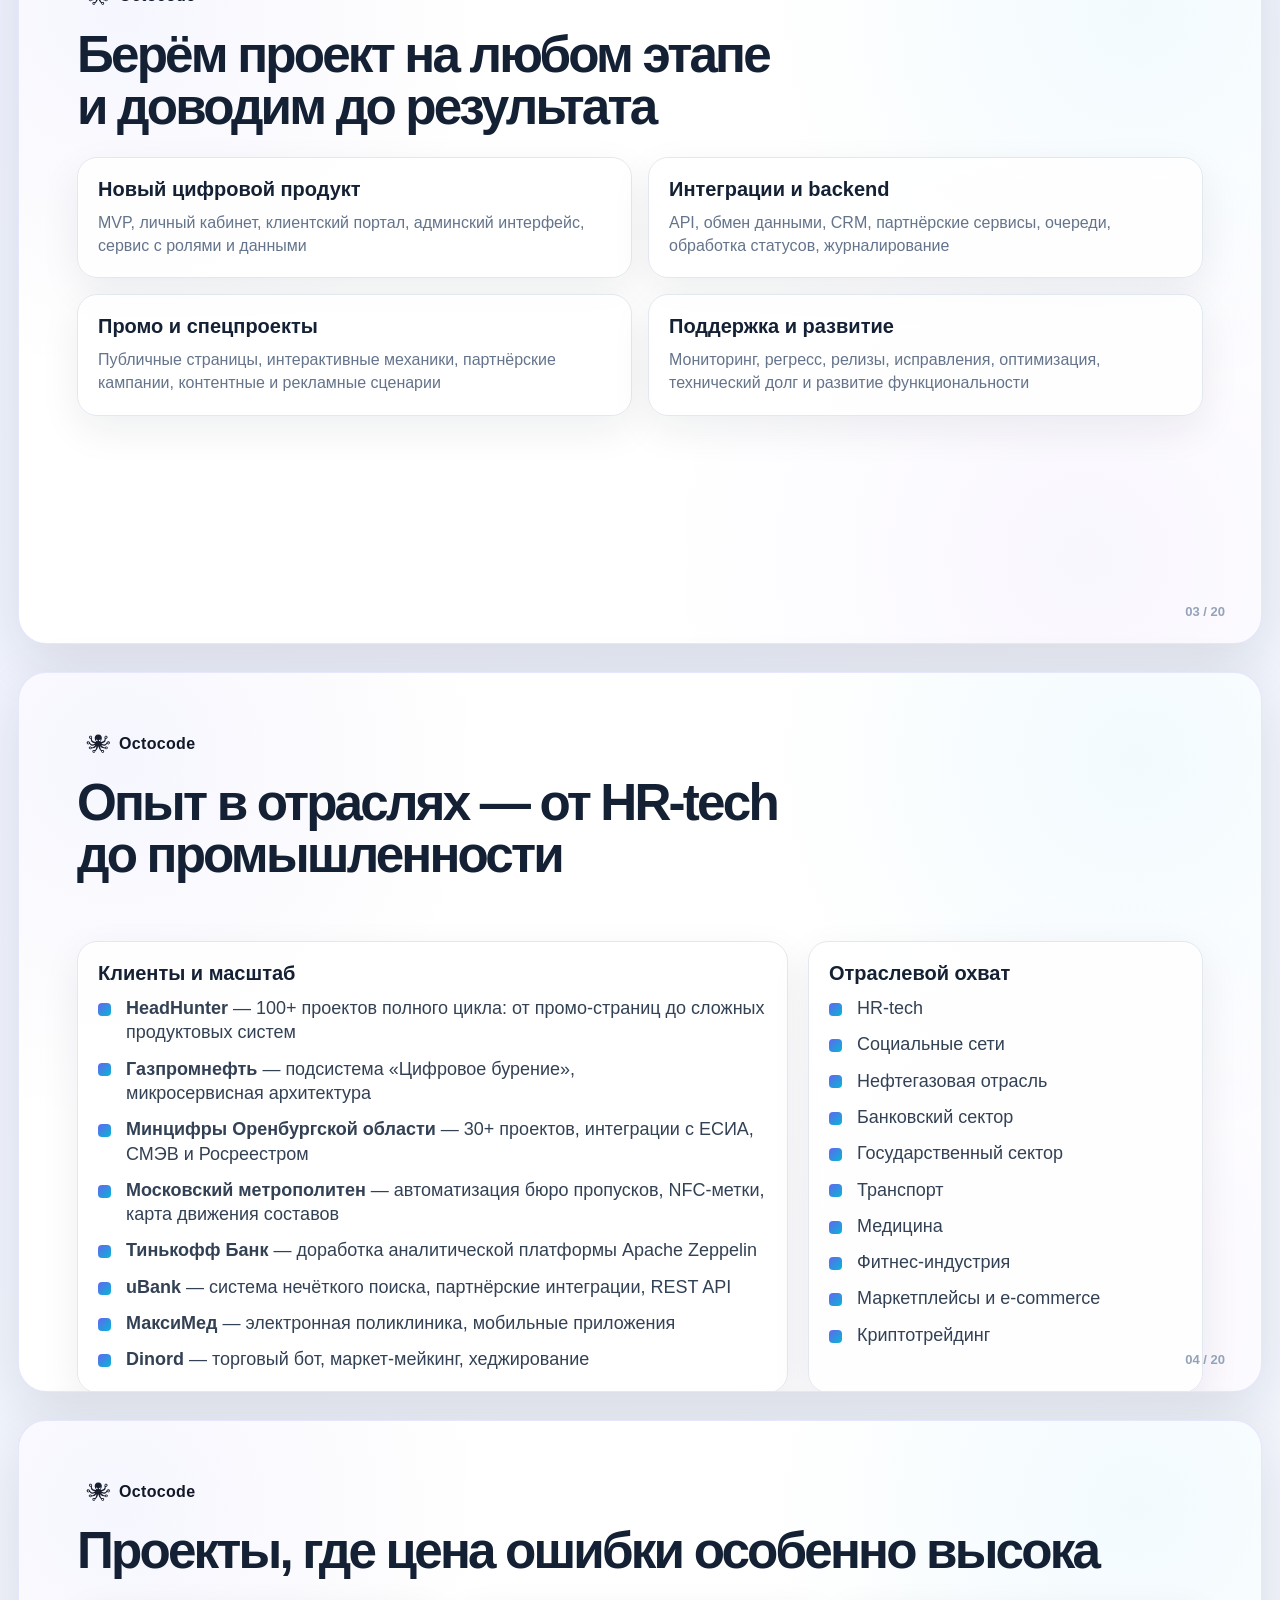
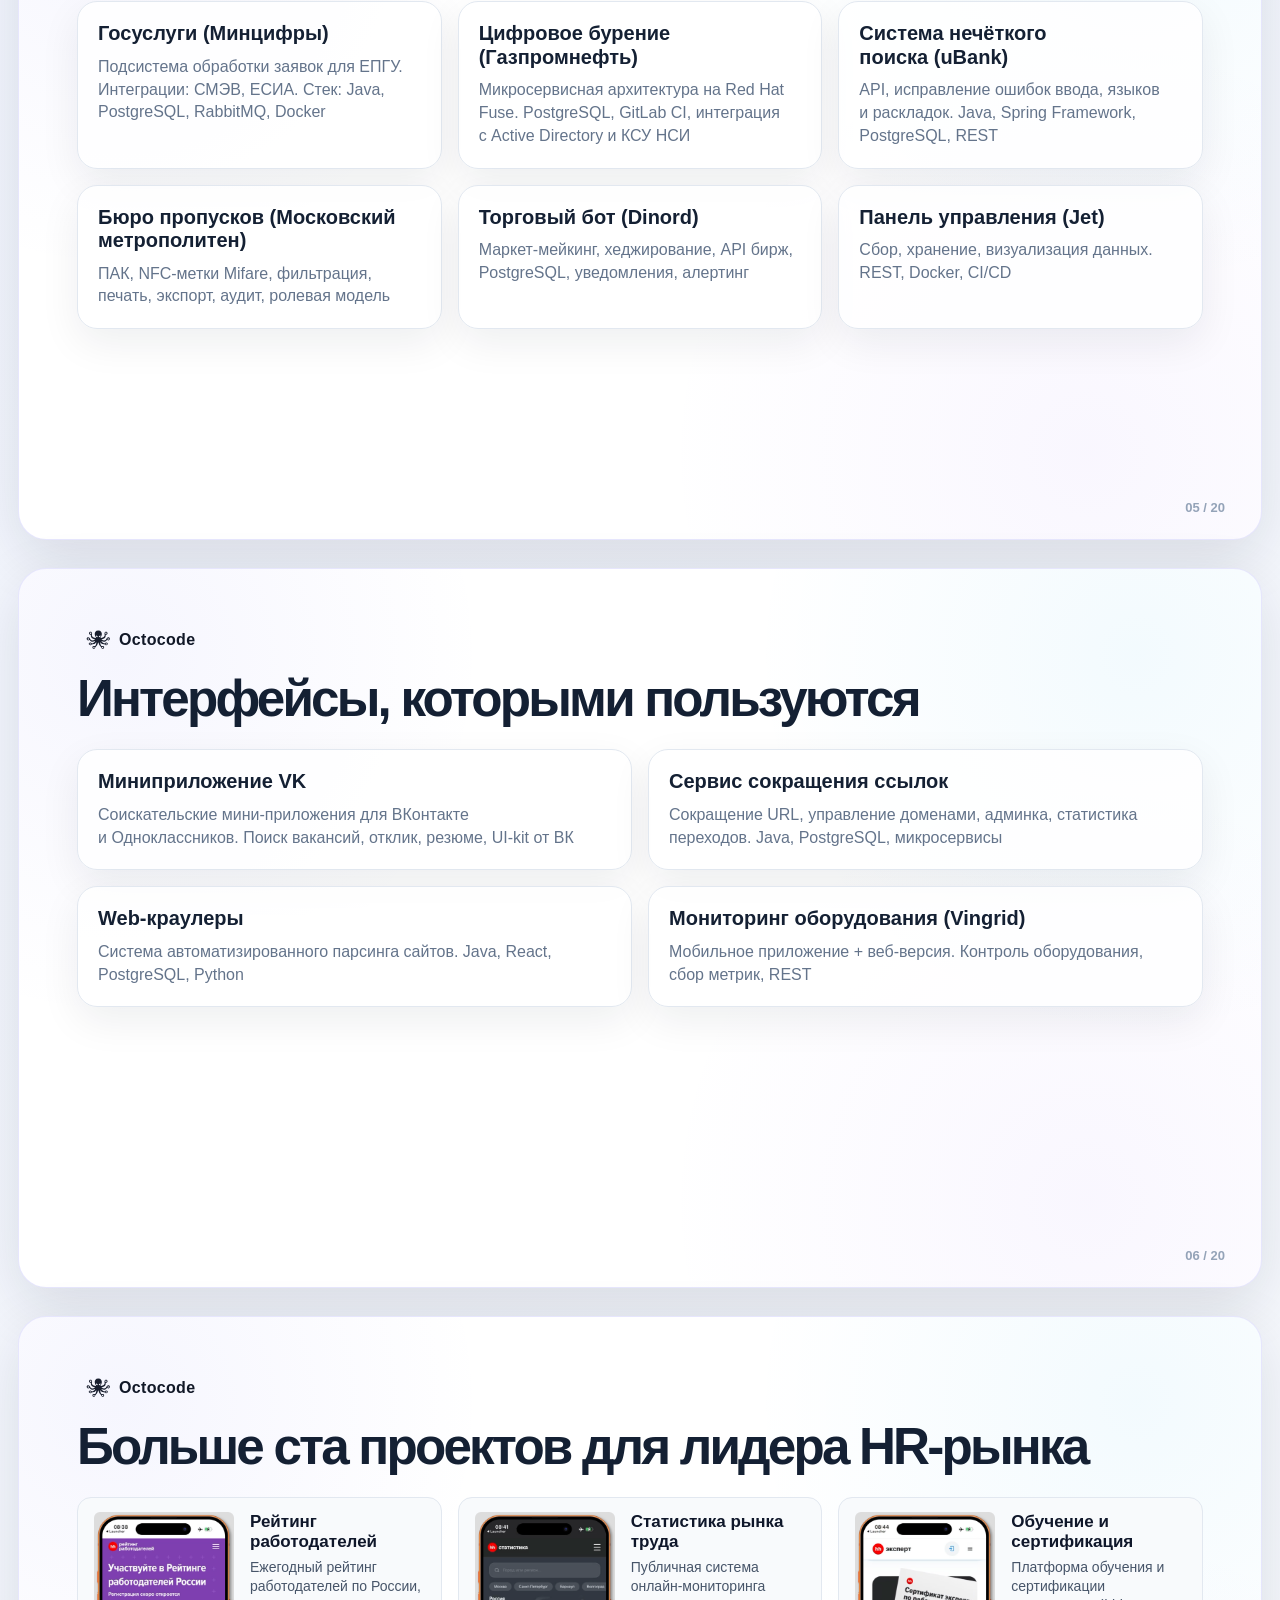
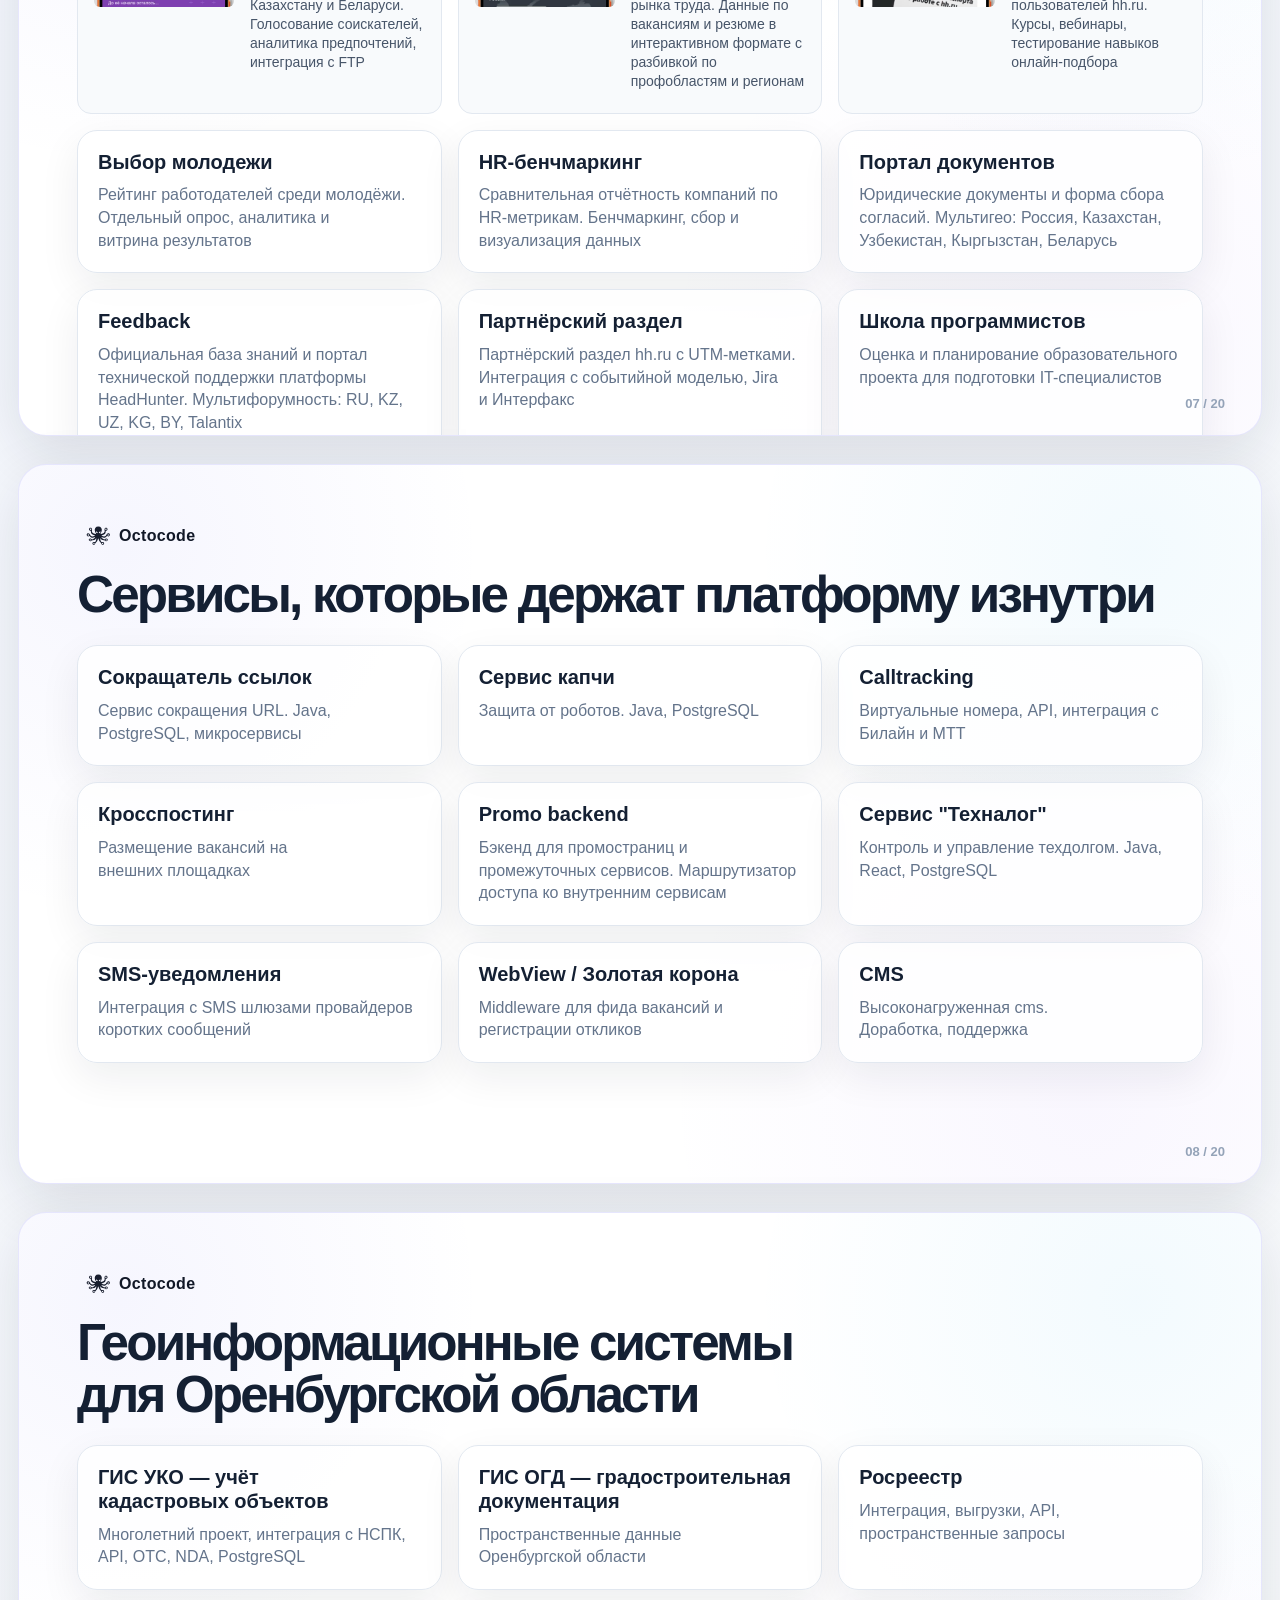
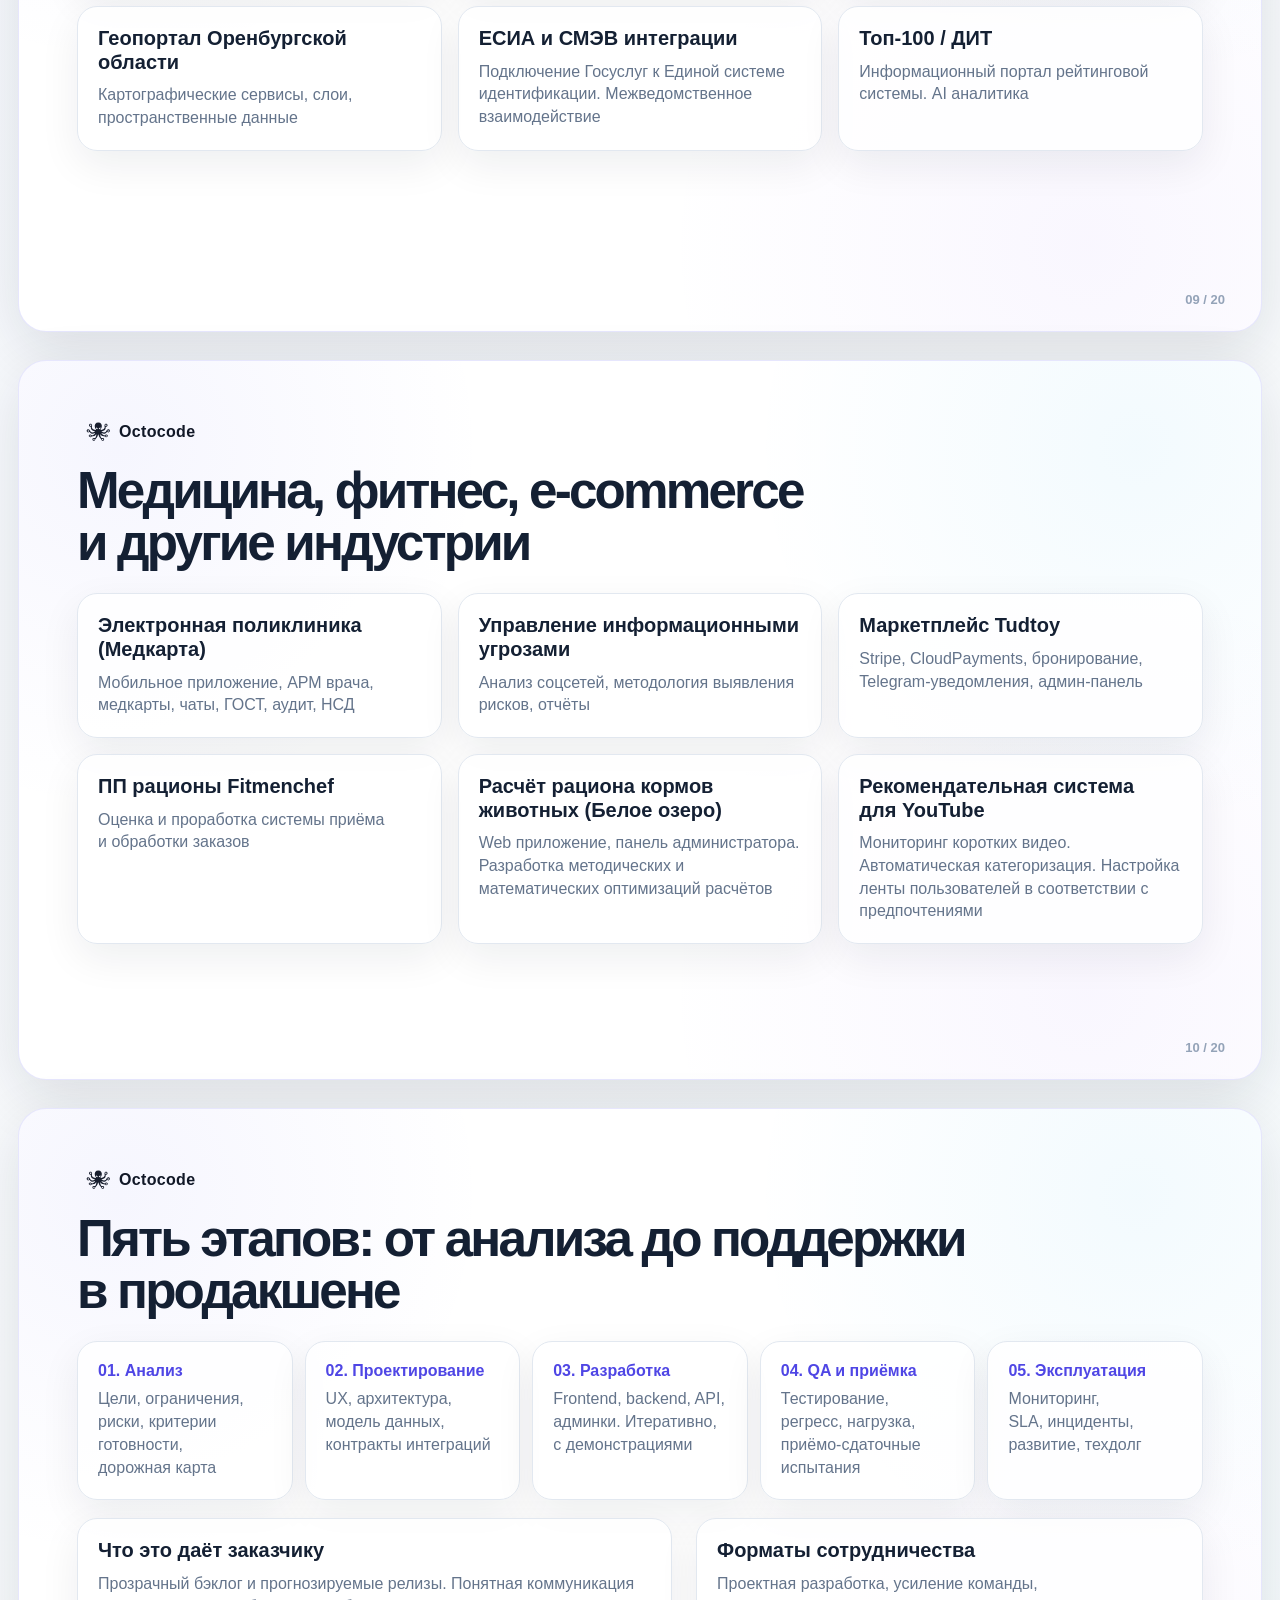
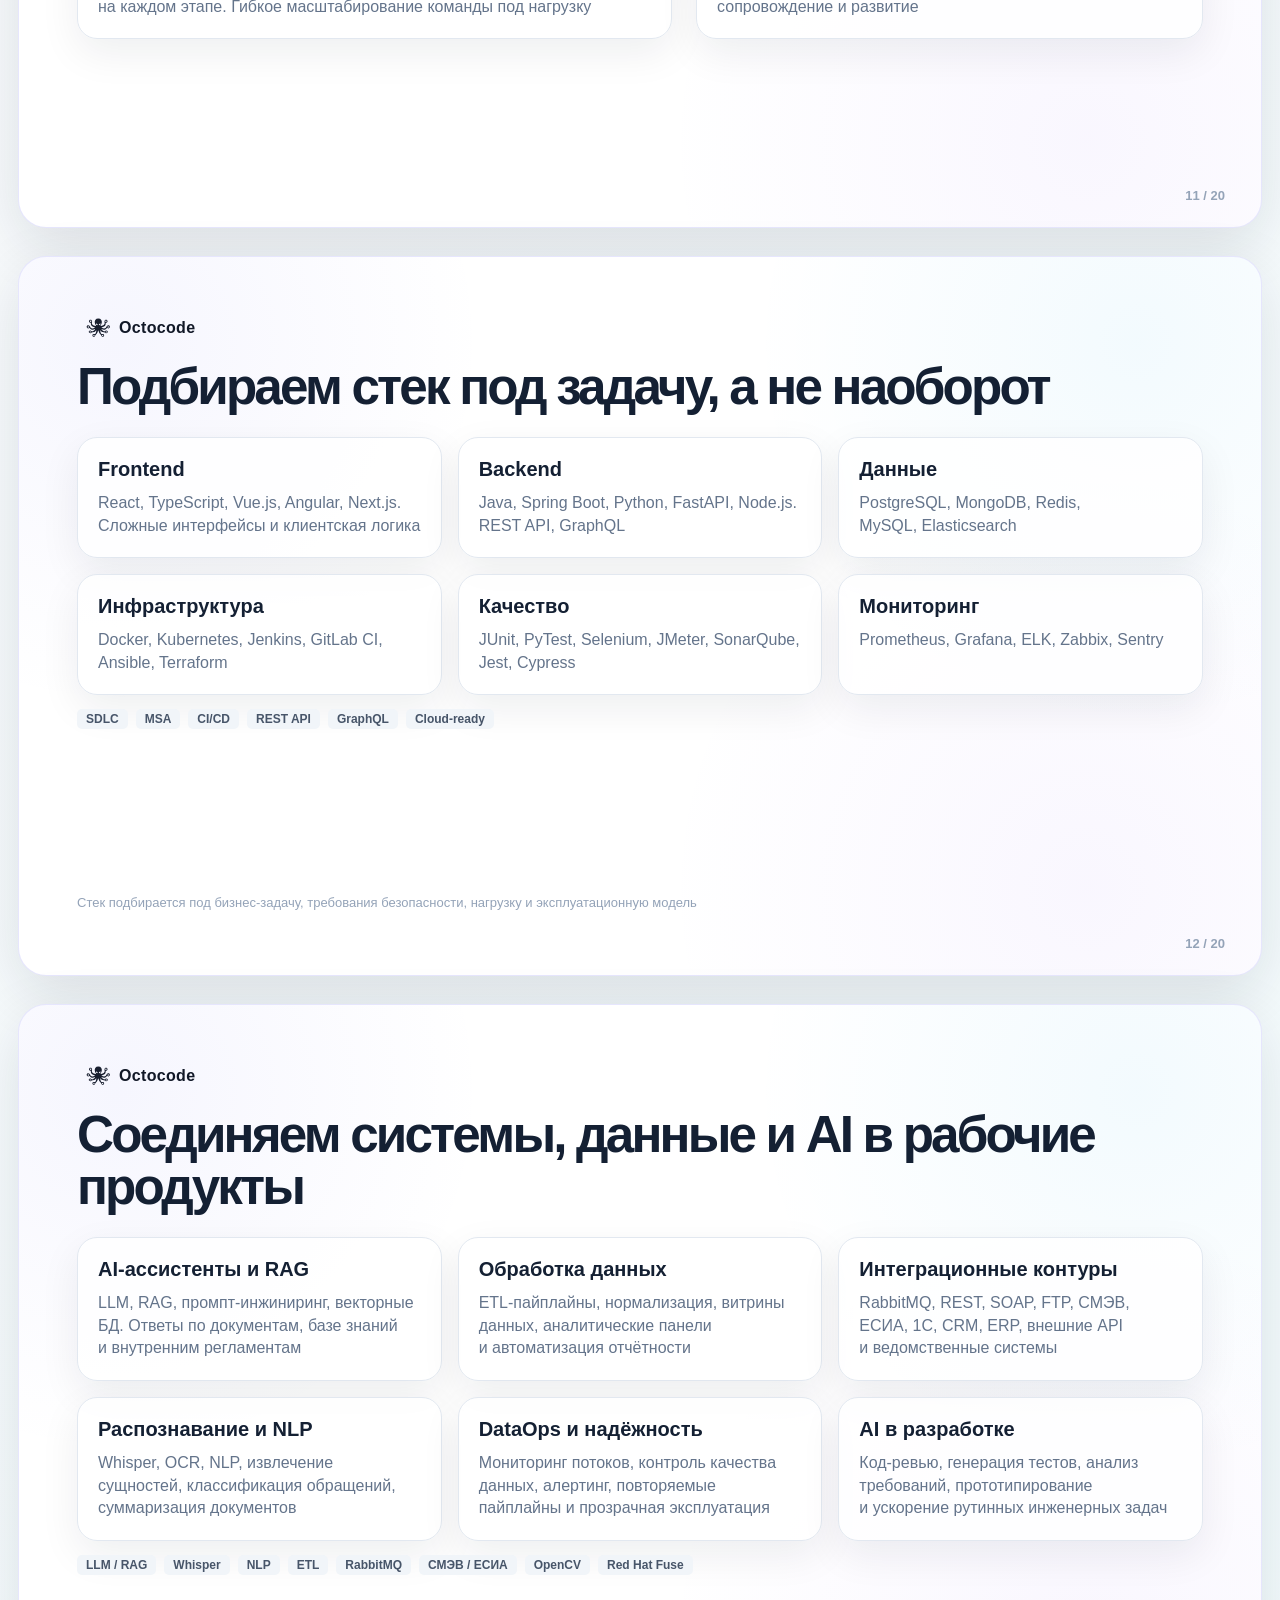
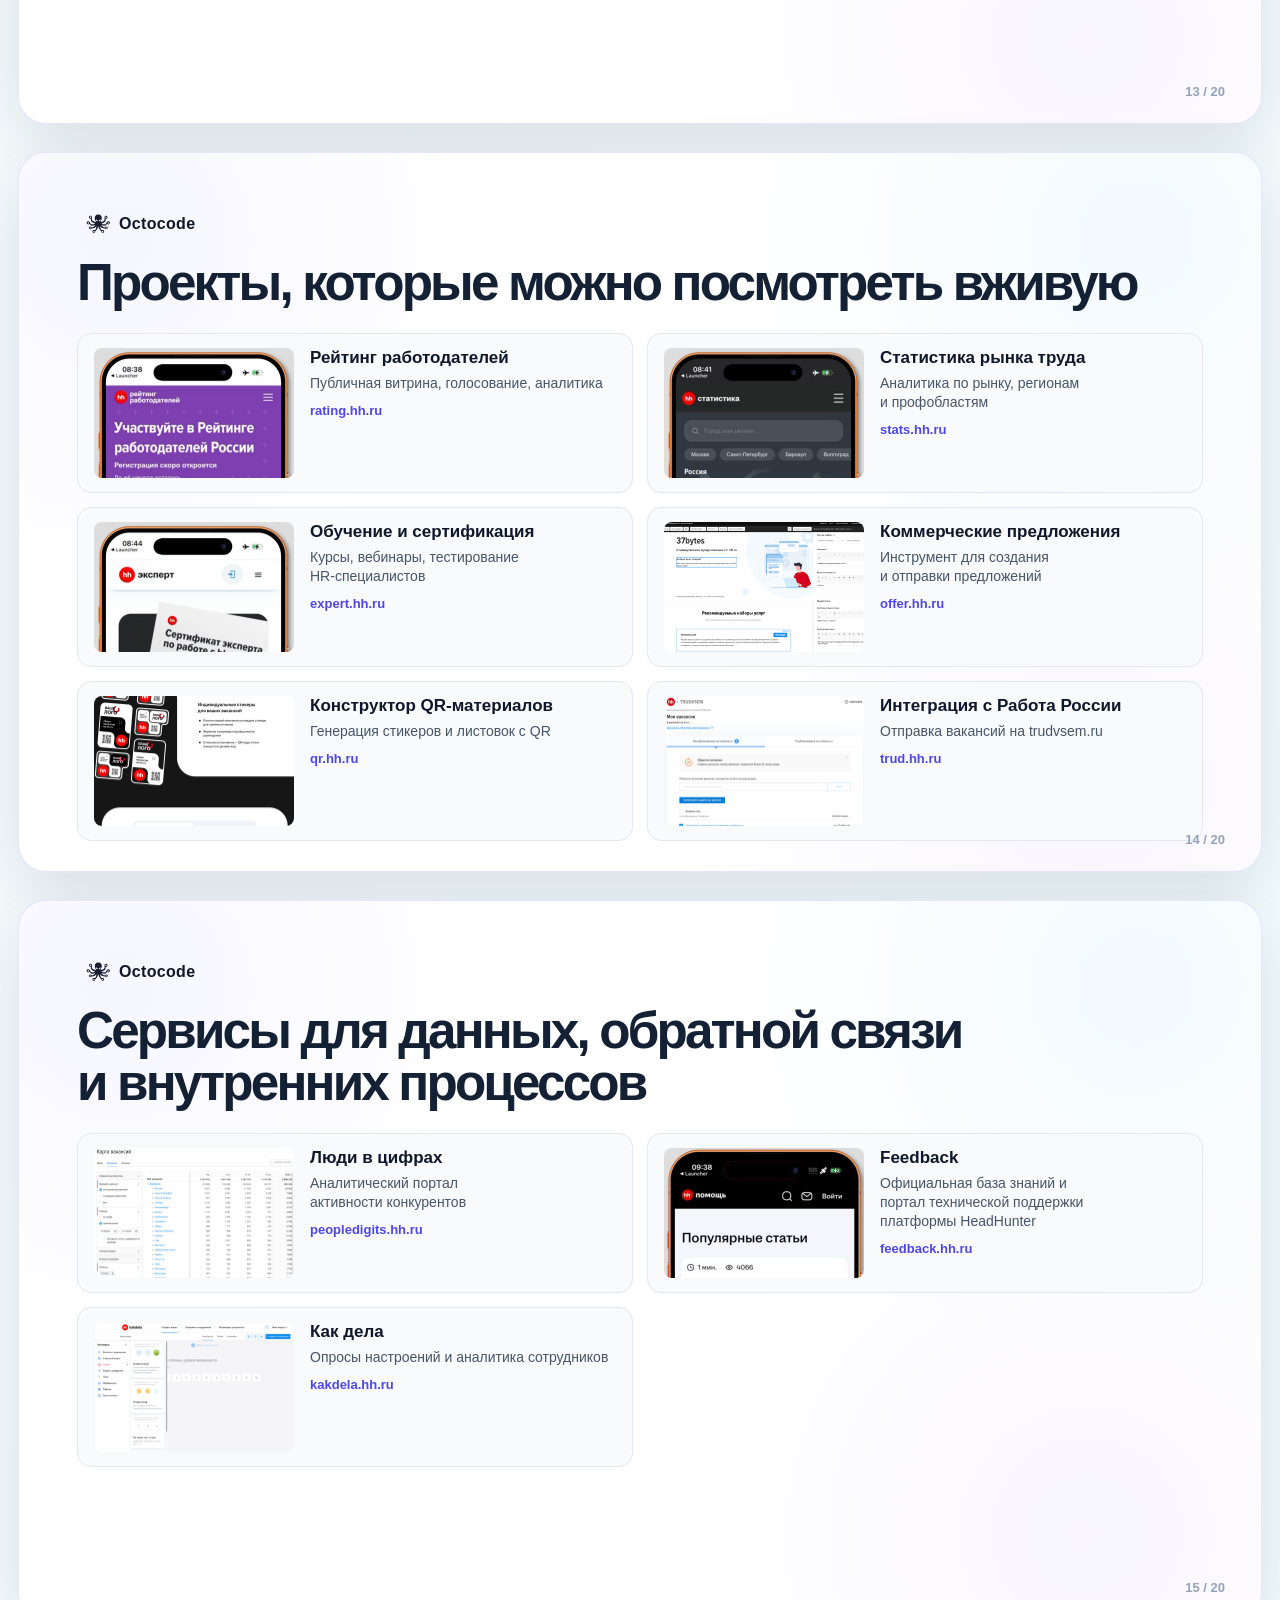
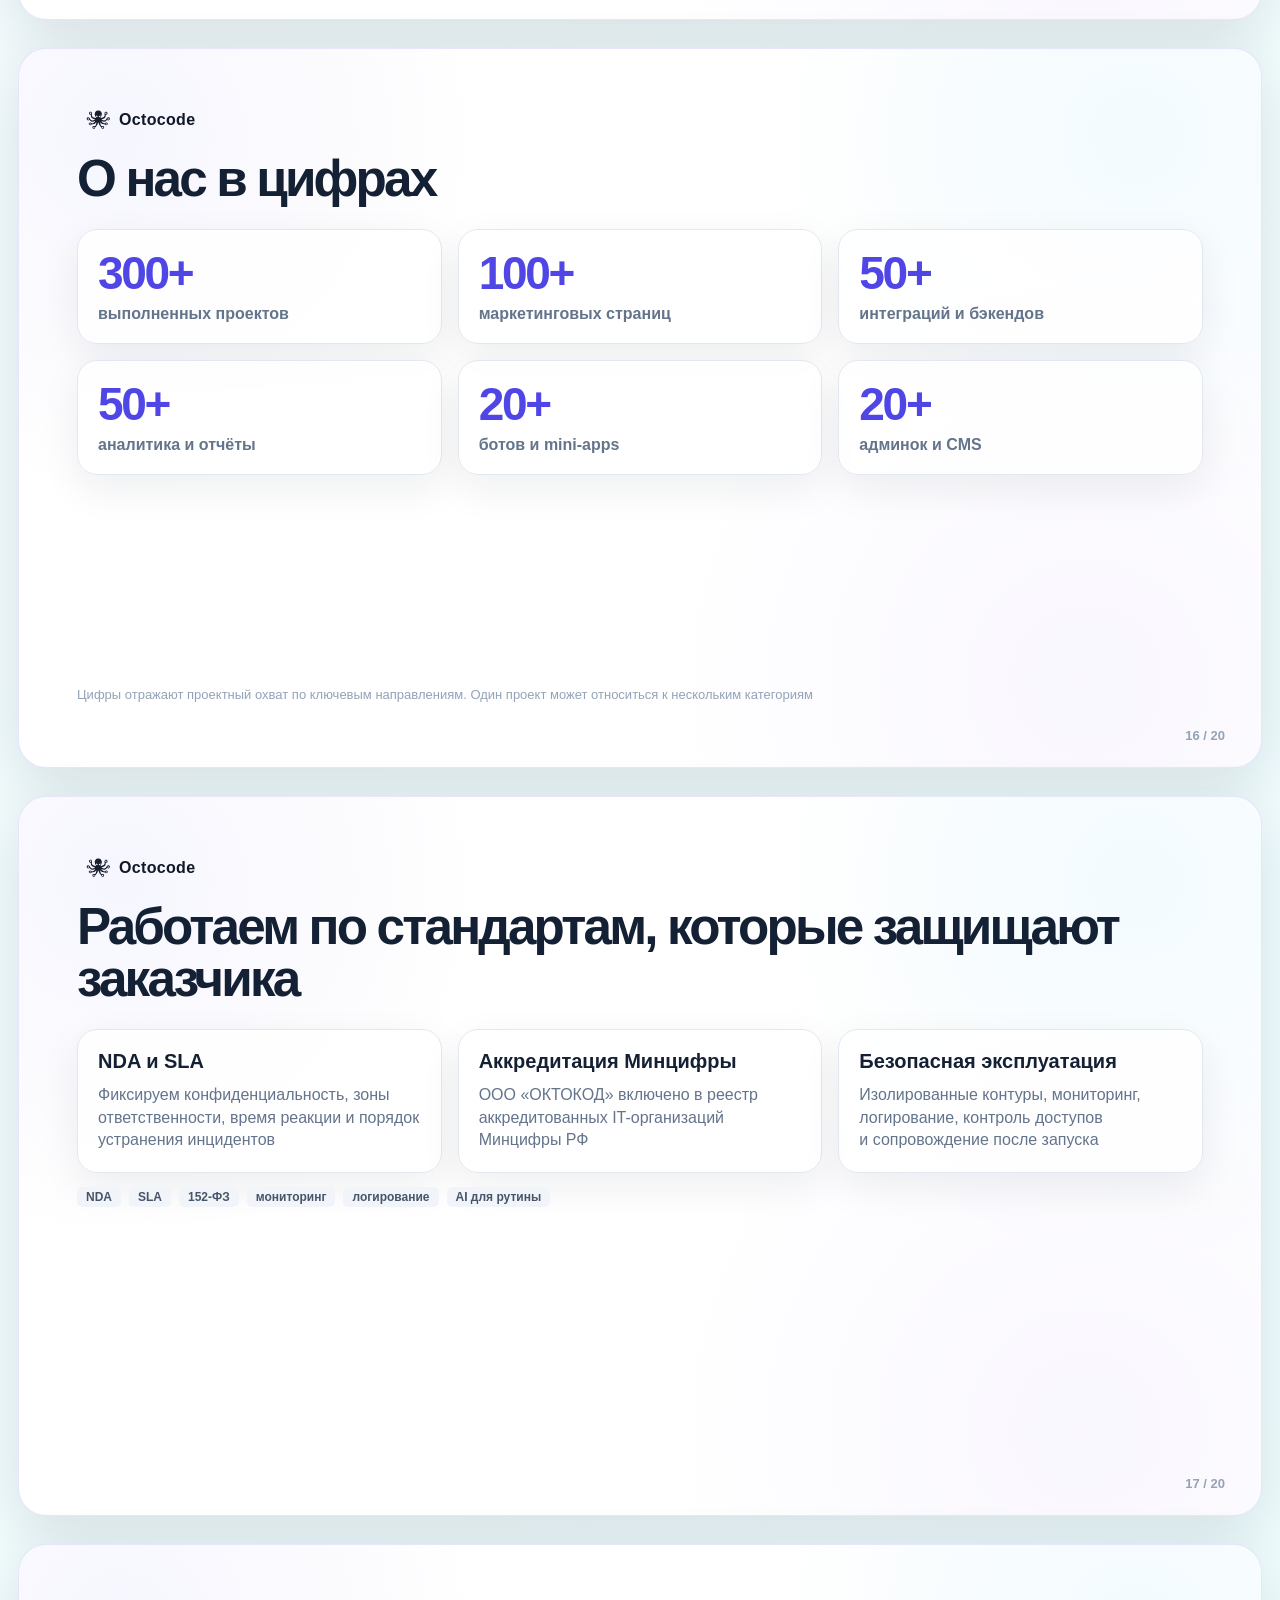
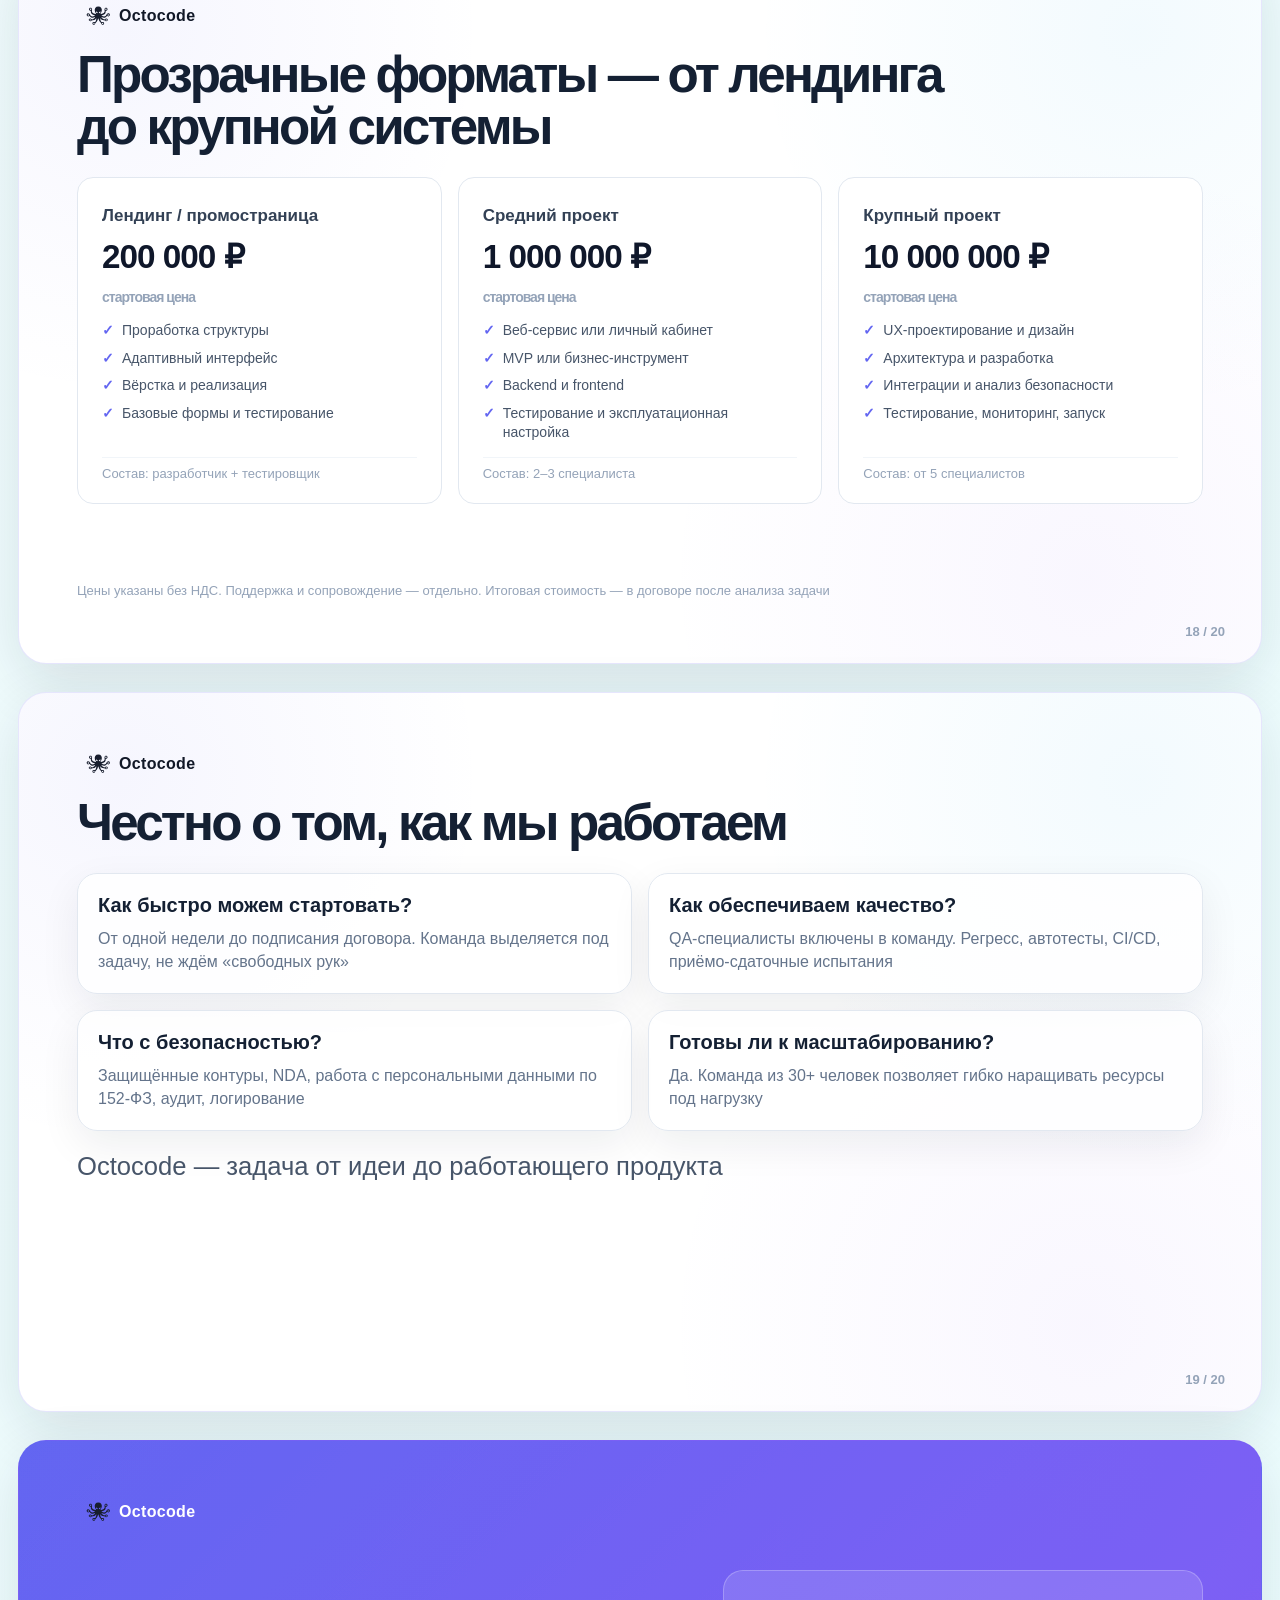
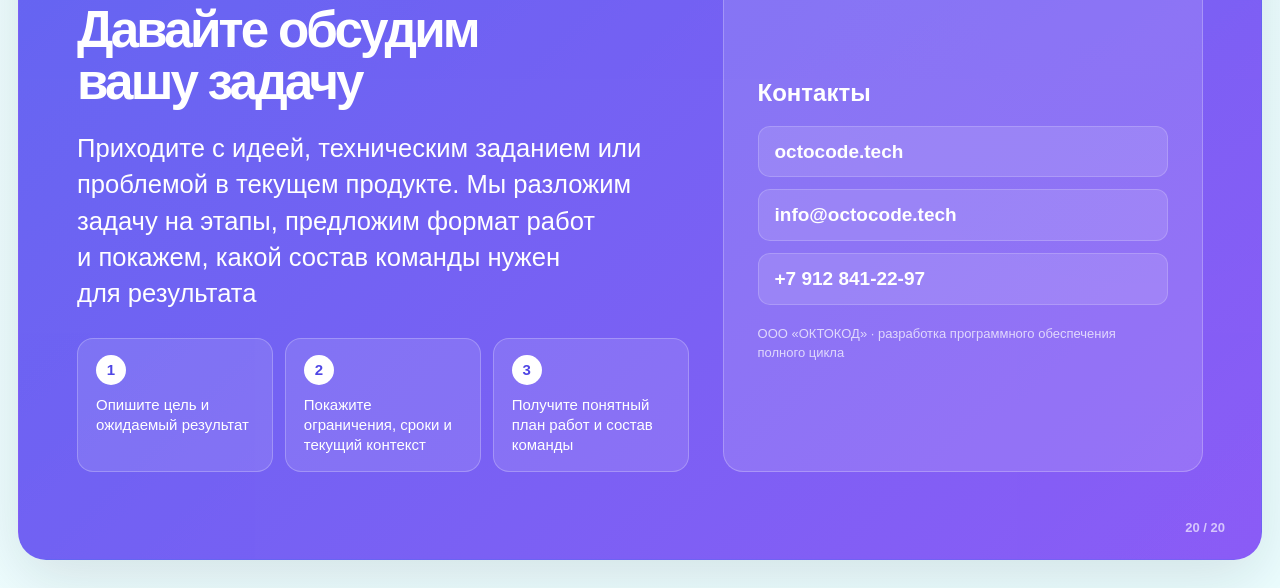
<file: presentation.html>
﻿<!doctype html>
<html lang="ru">
<head>
<meta charset="utf-8">
<meta name="viewport" content="width=device-width, initial-scale=1">
<title>Octocode. О нас</title>
<style>
*{box-sizing:border-box}html{background:#eef2ff}body{margin:0;font-family:-apple-system,BlinkMacSystemFont,"Segoe UI",Roboto,Arial,sans-serif;color:#142033;background:linear-gradient(135deg,#eef2ff 0%,#f8fafc 48%,#ecfeff 100%)}a{color:#2563eb;text-decoration:none;font-weight:800}.deck{width:min(100%,1500px);margin:0 auto;padding:28px 18px;display:flex;flex-direction:column;gap:28px}.slide{position:relative;overflow:hidden;aspect-ratio:16/9;width:100%;min-height:720px;padding:50px 58px;background:#fff;border:1px solid rgba(99,102,241,.16);border-radius:28px;box-shadow:0 18px 60px rgba(15,23,42,.12);display:flex;flex-direction:column;page-break-after:always;break-after:page}.slide:before{content:"";position:absolute;inset:0;background:radial-gradient(circle at 8% 12%,rgba(99,102,241,.06),transparent 28%),radial-gradient(circle at 90% 12%,rgba(14,165,233,.05),transparent 30%),radial-gradient(circle at 86% 88%,rgba(139,92,246,.05),transparent 34%);z-index:0}.slide>*{position:relative;z-index:1}.slide-number{position:absolute;right:36px;bottom:24px;color:#94a3b8;font-size:13px;font-weight:800;z-index:2}.brand{display:flex;align-items:center;font-weight:900;letter-spacing:.02em;color:#111827}.brand img{width:42px;height:42px;object-fit:contain}.kicker{margin:0 0 12px;color:#4f46e5;text-transform:uppercase;letter-spacing:.15em;font-size:12px;font-weight:900}.title h1,h1{font-size:clamp(48px,5.8vw,86px);line-height:.96;letter-spacing:-.06em;margin:18px 0 20px}.slide h2{font-size:clamp(36px,4vw,62px);line-height:1.02;letter-spacing:-.055em;margin:0 0 24px}.slide h3{font-size:20px;line-height:1.18;margin:0 0 10px}.lead{font-size:clamp(20px,2vw,28px);line-height:1.36;color:#475569;max-width:980px;margin:0}.muted{color:#64748b}.two{display:grid;grid-template-columns:1.08fr .92fr;gap:24px;align-items:stretch}.grid2{display:grid;grid-template-columns:repeat(2,1fr);gap:16px}.grid3{display:grid;grid-template-columns:repeat(3,1fr);gap:16px}.grid4{display:grid;grid-template-columns:repeat(4,1fr);gap:14px}.card,.metric,.case,.price,.step{background:rgba(255,255,255,.84);border:1px solid #e2e8f0;border-radius:20px;box-shadow:0 14px 40px rgba(15,23,42,.07);padding:20px}.card p,.case p,.price p,.step p{margin:0;color:#64748b;line-height:1.42}.metric b{display:block;font-size:46px;line-height:1;color:#4f46e5;letter-spacing:-.05em}.metric span{display:block;margin-top:9px;color:#64748b;font-weight:750}.chips{display:flex;flex-wrap:wrap;gap:10px;margin-top:18px}.chip{padding:9px 12px;border-radius:999px;background:#f1f5f9;border:1px solid #e2e8f0;color:#334155;font-weight:800}.list{display:grid;gap:12px;margin:0;padding:0;list-style:none}.list li{padding-left:28px;position:relative;color:#334155;font-size:18px;line-height:1.35}.list li:before{content:"";position:absolute;left:0;top:.38em;width:13px;height:13px;border-radius:4px;background:linear-gradient(135deg,#6366f1,#06b6d4)}.process{display:grid;grid-template-columns:repeat(5,1fr);gap:12px}.step b{display:block;color:#4f46e5;margin-bottom:8px}.accent{background:linear-gradient(135deg,#6366f1,#8b5cf6);color:#fff}.accent:before{opacity:.45}.accent .brand,.accent h1,.accent h2,.accent .lead,.accent p,.accent .muted,.accent li{color:#fff}.accent .card,.accent .metric{background:rgba(255,255,255,.13);border-color:rgba(255,255,255,.24);box-shadow:none}.accent .slide-number{color:rgba(255,255,255,.65)}.price b{display:block;margin:8px 0 12px;font-size:36px;line-height:1;color:#4f46e5;letter-spacing:-.04em}.note{margin-top:auto;color:#94a3b8;font-size:13px;line-height:1.35}.small{font-size:13px}.footer-contact{font-size:26px;line-height:1.45}.wide{max-width:1120px}@media(max-width:900px){.slide{min-height:auto;padding:32px}.two,.grid2,.grid3,.grid4,.process{grid-template-columns:1fr}.slide h2{font-size:34px}.title h1{font-size:44px}.list li{font-size:15px}}@page{size:16in 9in;margin:0}@media print{html,body{background:#fff}.deck{width:16in;margin:0;padding:0;gap:0}.slide{width:16in;height:9in;min-height:0;box-shadow:none;border:0;border-radius:0;margin:0;break-after:page;page-break-after:always}.slide:last-child{break-after:auto;page-break-after:auto}}
.scr-note{display:inline-block;margin-top:8px;padding:2px 10px;background:#f1f5f9;border:1px dashed #94a3b8;border-radius:6px;font-size:11px;color:#64748b;text-transform:uppercase;letter-spacing:.08em}

.team-block{display:grid;grid-template-columns:repeat(2,1fr);gap:12px;margin-top:12px}
.team-role{display:flex;align-items:flex-start;gap:12px;padding:14px 16px;background:#f8fafc;border-radius:12px;border:1px solid #e2e8f0}
.team-role-icon{flex-shrink:0;width:36px;height:36px;border-radius:10px;display:flex;align-items:center;justify-content:center;font-size:18px;font-weight:900;color:#fff}
.team-role-body b{display:block;font-size:15px;color:#0f172a;margin-bottom:2px}
.team-role-body span{font-size:13px;color:#64748b;line-height:1.4}
.ico-dev{background:linear-gradient(135deg,#6366f1,#0ea5e9)}
.ico-qa{background:linear-gradient(135deg,#f59e0b,#f472b6)}
.ico-ops{background:linear-gradient(135deg,#10b981,#34d399)}
.ico-mgmt{background:linear-gradient(135deg,#8b5cf6,#a78bfa)}
.price-card{border:1px solid #e2e8f0;border-radius:16px;padding:28px 24px 22px;background:#fff;display:flex;flex-direction:column;gap:14px}
.price-card h3{font-size:17px;margin:0;color:#334155}
.price-card .price-tag{font-size:clamp(24px,2.6vw,34px);font-weight:900;color:#0f172a;letter-spacing:-.03em;line-height:1}
.price-card .price-tag small{font-size:14px;font-weight:600;color:#94a3b8}
.price-card ul{margin:0;padding:0;list-style:none;display:grid;gap:8px}
.price-card ul li{font-size:14px;color:#475569;padding-left:20px;position:relative;line-height:1.4}
.price-card ul li:before{content:"✓";position:absolute;left:0;color:#6366f1;font-weight:800}
.price-team{font-size:13px;color:#94a3b8;margin-top:auto;padding-top:8px;border-top:1px solid #f1f5f9}


.ico-row{display:flex;align-items:center;gap:8px;flex-wrap:wrap;margin-top:14px}
.ico-row span{font-size:12px;padding:3px 9px;background:#f1f5f9;border-radius:5px;color:#475569;font-weight:600}
.tech-badge{display:inline-flex;align-items:center;gap:4px;padding:4px 10px;background:#eef2ff;border-radius:7px;font-size:12px;font-weight:700;color:#4f46e5}
.industry-grid{display:grid;grid-template-columns:repeat(2,1fr);gap:8px;margin-top:12px}
.industry-grid div{display:flex;align-items:center;gap:8px;font-size:14px;color:#334155}
.industry-grid div:before{content:"";width:6px;height:6px;background:#6366f1;border-radius:50%;flex-shrink:0}
.card-icon{font-size:22px;margin-bottom:6px;display:block}
.kv-pair{margin-top:12px;display:grid;grid-template-columns:1fr 1fr;gap:8px}
.kv-pair div{display:flex;align-items:center;gap:8px;font-size:14px;color:#475569;padding:6px 10px;background:#f8fafc;border-radius:8px}
.kv-pair div:before{content:"";width:4px;height:4px;background:#6366f1;border-radius:1px;flex-shrink:0}


.case-h{display:flex;align-items:flex-start;gap:16px;padding:14px 16px;background:#f8fafc;border-radius:14px;border:1px solid #e2e8f0}
.case-h img{width:200px;height:130px;object-fit:cover;object-position:top;border-radius:8px;flex-shrink:0;margin:0}
.case-h-body{flex:1;min-width:0}
.case-h-body h3{font-size:17px;margin:0 0 6px;color:#0f172a}
.case-h-body p{font-size:14px;color:#475569;margin:0 0 8px;line-height:1.35}
.case-h-body a{font-size:13px;font-weight:800;color:#4f46e5}


h1,h2,h3{text-wrap:pretty}
p,li{text-wrap:pretty}
body{font-feature-settings:"kern"1,"liga"1,"calt"1}


.ico-fe{background:linear-gradient(135deg,#6366f1,#818cf8)}
.ico-be{background:linear-gradient(135deg,#0ea5e9,#38bdf8)}
.final-wrap{margin:auto 0;display:grid;grid-template-columns:1.12fr .88fr;gap:34px;align-items:stretch}.final-copy{display:flex;flex-direction:column;justify-content:center;gap:22px}.final-copy h2{margin:0;max-width:820px}.final-lead{max-width:820px;line-height:1.42}.final-steps{display:grid;grid-template-columns:repeat(3,1fr);gap:12px;margin-top:4px}.final-step{padding:16px 18px;border:1px solid rgba(255,255,255,.24);border-radius:16px;background:rgba(255,255,255,.11)}.final-step b{display:flex;align-items:center;justify-content:center;width:30px;height:30px;margin-bottom:10px;border-radius:999px;background:#fff;color:#4f46e5;font-size:15px}.final-step span{display:block;font-size:15px;line-height:1.35;color:#fff}.final-contact{align-self:stretch;display:flex;flex-direction:column;justify-content:center;padding:34px}.final-contact h3{font-size:24px;margin-bottom:18px}.final-links{display:grid;gap:12px;margin-bottom:20px}.final-link{display:block;padding:13px 16px;border-radius:12px;background:rgba(255,255,255,.12);border:1px solid rgba(255,255,255,.18);color:#fff!important;font-size:19px;line-height:1.25}.final-contact .small{color:rgba(255,255,255,.72);line-height:1.45;margin:0}

</style>
</head>
<body>
<main class="deck" aria-label="Octocode. О нас">

<!-- 1. ТИТУЛ -->
<section class="slide accent title"><div class="brand"><img src="../img/octocode.svg" alt="Octocode"><span>Octocode</span></div><div style="margin:auto 0"><p class="kicker"></p><h1>Цифровые продукты, <br/>интеграции и AI-сервисы</h1><p class="lead wide">Проектируем, разрабатываем и сопровождаем веб-приложения, backend-сервисы, продуктовые контуры, интеграции, AI-инструменты и решения для работы с данными</p></div><p class="note">enterprise · tech · gov · ai/data · qa · devops · exp</p><span class="slide-number">01 / 20</span></section>

<!-- 2. ЗНАКОМСТВО: КТО МЫ + ЦИФРЫ + КОМАНДА -->
<section class="slide"><div class="brand"><img src="../img/octocode.svg" alt="Octocode"><span>Octocode</span></div><p class="kicker"></p><h2>15 лет создаём цифровые продукты</h2><div style="display:grid;grid-template-columns:1fr .85fr;gap:24px;height:100%"><div style="display:flex;flex-direction:column;justify-content:space-between"><div style="display:grid;grid-template-columns:repeat(2,1fr);gap:12px"><div class="metric"><b>15+</b><span>лет опыта</span></div><div class="metric"><b>30+</b><span>специалистов</span></div><div class="metric"><b>300+</b><span>проектов</span></div><div class="metric"><b>95%+</b><span>удержание команды</span></div></div><div style="position:relative;padding:20px 0 0"><div style="border-left:3px solid #6366f1;padding-left:20px;display:grid;gap:14px"><div style="position:relative"><div style="position:absolute;left:-29px;top:2px;width:15px;height:15px;background:#8b5cf6;border-radius:50%"></div><b style="display:block;color:#8b5cf6;font-size:15px">2022–2026</b><p style="font-size:14px;color:#475569">Аккредитация Минцифры, масштабирование</p></div><div style="position:relative"><div style="position:absolute;left:-29px;top:2px;width:15px;height:15px;background:#06b6d4;border-radius:50%"></div><b style="display:block;color:#06b6d4;font-size:15px">2021–2024</b><p style="font-size:14px;color:#475569">Крупные продуктовые контуры, ребрендинг</p></div><div style="position:relative"><div style="position:absolute;left:-29px;top:2px;width:15px;height:15px;background:#0ea5e9;border-radius:50%"></div><b style="display:block;color:#0ea5e9;font-size:15px">2016–2020</b><p style="font-size:14px;color:#475569">Рост команды, выход на enterprise-рынок</p></div><div style="position:relative"><div style="position:absolute;left:-29px;top:2px;width:15px;height:15px;background:#6366f1;border-radius:50%"></div><b style="display:block;color:#4f46e5;font-size:15px">2011</b><p style="font-size:14px;color:#475569">Основание, первые проекты</p></div></div></div></div><div style="display:flex;flex-direction:column;justify-content:space-between"><div class="card"><h3>Состав команды</h3><div style="display:grid;gap:16px;margin-top:12px"><div><span style="font-weight:800;color:#334155">Frontend</span><div style="display:flex;align-items:center;gap:10px;margin-top:6px"><div style="flex:1;height:16px;background:#e2e8f0;border-radius:999px"><div style="width:100%;height:100%;background:linear-gradient(90deg,#6366f1,#818cf8);border-radius:999px"></div></div><span style="font-weight:800;color:#6366f1"></span></div></div><div><span style="font-weight:800;color:#334155">Backend</span><div style="display:flex;align-items:center;gap:10px;margin-top:6px"><div style="flex:1;height:16px;background:#e2e8f0;border-radius:999px"><div style="width:75%;height:100%;background:linear-gradient(90deg,#0ea5e9,#38bdf8);border-radius:999px"></div></div><span style="font-weight:800;color:#0ea5e9"></span></div></div><div><span style="font-weight:800;color:#334155">QA и Аналитика</span><div style="display:flex;align-items:center;gap:10px;margin-top:6px"><div style="flex:1;height:16px;background:#e2e8f0;border-radius:999px"><div style="width:75%;height:100%;background:linear-gradient(90deg,#f59e0b,#f472b6);border-radius:999px"></div></div><span style="font-weight:800;color:#f59e0b"></span></div></div><div><span style="font-weight:800;color:#334155">DevOps и инфраструктура</span><div style="display:flex;align-items:center;gap:10px;margin-top:6px"><div style="flex:1;height:16px;background:#e2e8f0;border-radius:999px"><div style="width:37%;height:100%;background:#10b981;border-radius:999px"></div></div><span style="font-weight:800;color:#10b981"></span></div></div><div><span style="font-weight:800;color:#334155">Управление, дизайн, документирование</span><div style="display:flex;align-items:center;gap:10px;margin-top:6px"><div style="flex:1;height:16px;background:#e2e8f0;border-radius:999px"><div style="width:66%;height:100%;background:linear-gradient(90deg,#8b5cf6,#34d399);border-radius:999px"></div></div><span style="font-weight:800;color:#8b5cf6"></span></div></div></div></div><p class="note"></p></div></div><span class="slide-number">02 / 20</span></section>

<!-- 3. КОГДА МЫ ПОЛЕЗНЫ -->
<section class="slide"><div class="brand"><img src="../img/octocode.svg" alt="Octocode"><span>Octocode</span></div><p class="kicker"></p><h2>Берём проект на любом этапе <br/>и доводим до результата</h2><div class="grid2"><div class="card"><h3>Новый цифровой продукт</h3><p>MVP, личный кабинет, клиентский портал, админский интерфейс, сервис с ролями и данными</p></div><div class="card"><h3>Интеграции и backend</h3><p>API, обмен данными, CRM, партнёрские сервисы, очереди, обработка статусов, журналирование</p></div><div class="card"><h3>Промо и спецпроекты</h3><p>Публичные страницы, интерактивные механики, партнёрские кампании, контентные и рекламные сценарии</p></div><div class="card"><h3>Поддержка и развитие</h3><p>Мониторинг, регресс, релизы, исправления, оптимизация, технический долг и развитие функциональности</p></div></div><span class="slide-number">03 / 20</span></section>

<!-- 4. КЛЮЧЕВЫЕ КЛИЕНТЫ -->
<section class="slide"><div class="brand"><img src="../img/octocode.svg" alt="Octocode"><span>Octocode</span></div><p class="kicker"></p><h2 style="margin-bottom:60px">Опыт в отраслях — от HR&#8209;tech <br/>до промышленности</h2><div style="display:grid;grid-template-columns:1.35fr 0.75fr;gap:20px"><div class="card"><h3>Клиенты и масштаб</h3><ul class="list"><li><b>HeadHunter</b> — 100+ проектов полного цикла: от промо-страниц до сложных продуктовых систем</li><li><b>Газпромнефть</b> — подсистема «Цифровое бурение», микросервисная архитектура</li><li><b>Минцифры Оренбургской области</b> — 30+ проектов, интеграции с ЕСИА, СМЭВ и Росреестром</li><li><b>Московский метрополитен</b> — автоматизация бюро пропусков, NFC-метки, карта движения составов</li><li><b>Тинькофф Банк</b> — доработка аналитической платформы Apache Zeppelin</li><li><b>uBank</b> — система нечёткого поиска, партнёрские интеграции, REST API</li><li><b>МаксиМед</b> — электронная поликлиника, мобильные приложения</li><li><b>Dinord</b> — торговый бот, маркет-мейкинг, хеджирование</li></ul></div><div class="card"><h3>Отраслевой охват</h3><ul class="list"><li>HR-tech</li><li>Социальные сети</li><li>Нефтегазовая отрасль</li><li>Банковский сектор</li><li>Государственный сектор</li><li>Транспорт</li><li>Медицина</li><li>Фитнес-индустрия</li><li>Маркетплейсы и e-commerce</li><li>Криптотрейдинг</li></ul></div></div><span class="slide-number">04 / 20</span></section><!-- 5. ПРОДУКТОВЫЕ СИСТЕМЫ И ИНТЕГРАЦИИ -->
<section class="slide"><div class="brand"><img src="../img/octocode.svg" alt="Octocode"><span>Octocode</span></div><p class="kicker"></p><h2>Проекты, где цена ошибки особенно высока</h2><div class="grid3"><div class="card"><h3>Госуслуги (Минцифры)</h3><p>Подсистема обработки заявок для ЕПГУ. Интеграции: СМЭВ, ЕСИА. Стек: Java, PostgreSQL, RabbitMQ, Docker</p></div><div class="card"><h3>Цифровое бурение (Газпромнефть)</h3><p>Микросервисная архитектура на Red Hat Fuse. PostgreSQL, GitLab CI, интеграция с Active Directory и КСУ НСИ</p></div><div class="card"><h3>Система нечёткого поиска (uBank)</h3><p>API, исправление ошибок ввода, языков и раскладок. Java, Spring Framework, PostgreSQL, REST</p></div><div class="card"><h3>Бюро пропусков (Московский метрополитен)</h3><p>ПАК, NFC-метки Mifare, фильтрация, печать, экспорт, аудит, ролевая модель</p></div><div class="card"><h3>Торговый бот (Dinord)</h3><p>Маркет-мейкинг, хеджирование, API бирж, PostgreSQL, уведомления, алертинг</p></div><div class="card"><h3>Панель управления (Jet)</h3><p>Сбор, хранение, визуализация данных. REST, Docker, CI/CD</p></div></div><span class="slide-number">05 / 20</span></section>

<!-- 6. FRONTEND И МОБИЛЬНЫЕ РЕШЕНИЯ -->
<section class="slide"><div class="brand"><img src="../img/octocode.svg" alt="Octocode"><span>Octocode</span></div><p class="kicker"></p><h2>Интерфейсы, которыми пользуются</h2><div class="grid2"><div class="card"><h3>Миниприложение VK</h3><p>Соискательские мини-приложения для ВКонтакте и Одноклассников. Поиск вакансий, отклик, резюме, UI-kit от ВК</p></div><div class="card"><h3>Сервис сокращения ссылок</h3><p>Сокращение URL, управление доменами, админка, статистика переходов. Java, PostgreSQL, микросервисы</p></div><div class="card"><h3>Web-краулеры</h3><p>Система автоматизированного парсинга сайтов. Java, React, PostgreSQL, Python</p></div><div class="card"><h3>Мониторинг оборудования (Vingrid)</h3><p>Мобильное приложение + веб-версия. Контроль оборудования, сбор метрик, REST</p></div></div><span class="slide-number">06 / 20</span></section>

<!-- 7. HH: ПРОДУКТОВЫЙ КОНТУР -->
<section class="slide"><div class="brand"><img src="../img/octocode.svg" alt="Octocode"><span>Octocode</span></div><p class="kicker"></p><h2>Больше ста проектов для лидера HR-рынка</h2><div class="grid3"><div class="case-h"><img src="img/rating.png" alt="Рейтинг" style="width:140px;height:95px;object-fit:cover;object-position:top;border-radius:6px;flex-shrink:0;margin:0"><div class="case-h-body"><h3>Рейтинг работодателей</h3><p>Ежегодный рейтинг работодателей по России, Казахстану и Беларуси. Голосование соискателей, аналитика предпочтений, интеграция с FTP</p></div></div><div class="case-h"><img src="img/stats.png" alt="Статистика" style="width:140px;height:95px;object-fit:cover;object-position:top;border-radius:6px;flex-shrink:0;margin:0"><div class="case-h-body"><h3>Статистика рынка труда</h3><p>Публичная система онлайн-мониторинга рынка труда. Данные по вакансиям и резюме в интерактивном формате с разбивкой по профобластям и регионам</p></div></div><div class="case-h"><img src="img/expert.png" alt="LMS" style="width:140px;height:95px;object-fit:cover;object-position:top;border-radius:6px;flex-shrink:0;margin:0"><div class="case-h-body"><h3>Обучение и сертификация</h3><p>Платформа обучения и сертификации пользователей hh.ru. Курсы, вебинары, тестирование навыков онлайн-подбора</p></div></div><div class="card"><h3>Выбор молодежи</h3><p>Рейтинг работодателей среди молодёжи. Отдельный опрос, аналитика и витрина результатов</p></div><div class="card"><h3>HR-бенчмаркинг</h3><p>Сравнительная отчётность компаний по HR-метрикам. Бенчмаркинг, сбор и визуализация данных</p></div><div class="card"><h3>Портал документов</h3><p>Юридические документы и форма сбора согласий. Мультигео: Россия, Казахстан, Узбекистан, Кыргызстан, Беларусь</p></div><div class="card"><h3>Feedback</h3><p>Официальная база знаний и портал технической поддержки платформы HeadHunter. Мультифорумность: RU, KZ, UZ, KG, BY, Talantix</p></div><div class="card"><h3>Партнёрский раздел</h3><p>Партнёрский раздел hh.ru с UTM-метками. Интеграция с событийной моделью, Jira и Интерфакс</p></div><div class="card"><h3>Школа программистов</h3><p>Оценка и планирование образовательного проекта для подготовки IT-специалистов</p></div></div><span class="slide-number">07 / 20</span></section><!-- 8. HH: ВНУТРЕННИЕ СЕРВИСЫ -->
<section class="slide"><div class="brand"><img src="../img/octocode.svg" alt="Octocode"><span>Octocode</span></div><p class="kicker"></p><h2>Сервисы, которые держат платформу изнутри</h2><div class="grid3"><div class="card"><h3>Сокращатель ссылок</h3><p>Сервис сокращения URL. Java, PostgreSQL, микросервисы</p></div><div class="card"><h3>Сервис капчи</h3><p>Защита от роботов. Java, PostgreSQL</p></div><div class="card"><h3>Calltracking</h3><p>Виртуальные номера, API, интеграция с Билайн и МТТ</p></div><div class="card"><h3>Кросспостинг</h3><p>Размещение вакансий на внешних площадках</p></div><div class="card"><h3>Promo backend</h3><p>Бэкенд для промостраниц и промежуточных сервисов. Маршрутизатор доступа ко внутренним сервисам</p></div><div class="card"><h3>Сервис "Техналог"</h3><p>Контроль и управление техдолгом. Java, React, PostgreSQL</p></div><div class="card"><h3>SMS-уведомления</h3><p>Интеграция с SMS шлюзами провайдеров коротких сообщений</p></div><div class="card"><h3>WebView / Золотая корона</h3><p>Middleware для фида вакансий и регистрации откликов</p></div><div class="card"><h3>CMS</h3><p>Высоконагруженная cms. Доработка, поддержка</p></div></div><span class="slide-number">08 / 20</span></section><!-- 9. ГОСПРОЕКТЫ И ГИС -->
<section class="slide"><div class="brand"><img src="../img/octocode.svg" alt="Octocode"><span>Octocode</span></div><p class="kicker"></p><h2>Геоинформационные системы <br/>для Оренбургской области</h2><div class="grid3"><div class="card"><h3>ГИС УКО — учёт кадастровых объектов</h3><p>Многолетний проект, интеграция с НСПК, API, ОТС, NDA, PostgreSQL</p></div><div class="card"><h3>ГИС ОГД — градостроительная документация</h3><p>Пространственные данные Оренбургской области</p></div><div class="card"><h3>Росреестр</h3><p>Интеграция, выгрузки, API, пространственные запросы</p></div><div class="card"><h3>Геопортал Оренбургской области</h3><p>Картографические сервисы, слои, пространственные данные</p></div><div class="card"><h3>ЕСИА и СМЭВ интеграции</h3><p>Подключение Госуслуг к Единой системе идентификации. Межведомственное взаимодействие</p></div><div class="card"><h3>Топ-100 / ДИТ</h3><p>Информационный портал рейтинговой системы. AI аналитика</p></div></div><span class="slide-number">09 / 20</span></section>

<!-- 10. ОТРАСЛЕВЫЕ И СПЕЦИАЛИЗИРОВАННЫЕ ПРОЕКТЫ -->
<section class="slide"><div class="brand"><img src="../img/octocode.svg" alt="Octocode"><span>Octocode</span></div><p class="kicker"></p><h2>Медицина, фитнес, e-commerce <br/>и другие индустрии</h2><div class="grid3"><div class="card"><h3>Электронная поликлиника (Медкарта)</h3><p>Мобильное приложение, АРМ врача, медкарты, чаты, ГОСТ, аудит, НСД</p></div><div class="card"><h3>Управление информационными угрозами</h3><p>Анализ соцсетей, методология выявления рисков, отчёты</p></div><div class="card"><h3>Маркетплейс Tudtoy</h3><p>Stripe, CloudPayments, бронирование, Telegram-уведомления, админ-панель</p></div><div class="card"><h3>ПП рационы Fitmenchef</h3><p>Оценка и проработка системы приёма и обработки заказов</p></div><div class="card"><h3>Расчёт рациона кормов животных (Белое озеро)</h3><p>Web приложение, панель администратора. Разработка методических и математических оптимизаций расчётов</p></div><div class="card"><h3>Рекомендательная система для YouTube</h3><p>Мониторинг коротких видео. Автоматическая категоризация. Настройка ленты пользователей в соответствии с предпочтениями</p></div></div><span class="slide-number">10 / 20</span></section>

<!-- 11. ПРОЦЕСС -->
<section class="slide"><div class="brand"><img src="../img/octocode.svg" alt="Octocode"><span>Octocode</span></div><p class="kicker"></p><h2>Пять этапов: от анализа до поддержки в продакшене</h2><div class="process"><div class="step"><b>01. Анализ</b><p>Цели, ограничения, риски, критерии готовности, дорожная карта</p></div><div class="step"><b>02. Проектирование</b><p>UX, архитектура, модель данных, контракты интеграций</p></div><div class="step"><b>03. Разработка</b><p>Frontend, backend, API, админки. Итеративно, с демонстрациями</p></div><div class="step"><b>04. QA и приёмка</b><p>Тестирование, регресс, нагрузка, приёмо-сдаточные испытания</p></div><div class="step"><b>05. Эксплуатация</b><p>Мониторинг, SLA, инциденты, развитие, техдолг</p></div></div><div class="two" style="margin-top:18px"><div class="card"><h3>Что это даёт заказчику</h3><p>Прозрачный бэклог и прогнозируемые релизы. Понятная коммуникация на каждом этапе. Гибкое масштабирование команды под нагрузку</p></div><div class="card"><h3>Форматы сотрудничества</h3><p>Проектная разработка, усиление команды, сопровождение и развитие</p></div></div><span class="slide-number">11 / 20</span></section>

<!-- 12. ТЕХНОЛОГИИ РАЗРАБОТКИ -->
<section class="slide"><div class="brand"><img src="../img/octocode.svg" alt="Octocode"><span>Octocode</span></div><p class="kicker"></p><h2>Подбираем стек под задачу, а не наоборот</h2><div class="grid3"><div class="card"><h3>Frontend</h3><p>React, TypeScript, Vue.js, Angular, Next.js. Сложные интерфейсы и клиентская логика</p></div><div class="card"><h3>Backend</h3><p>Java, Spring Boot, Python, FastAPI, Node.js. REST API, GraphQL</p></div><div class="card"><h3>Данные</h3><p>PostgreSQL, MongoDB, Redis, MySQL, Elasticsearch</p></div><div class="card"><h3>Инфраструктура</h3><p>Docker, Kubernetes, Jenkins, GitLab CI, Ansible, Terraform</p></div><div class="card"><h3>Качество</h3><p>JUnit, PyTest, Selenium, JMeter, SonarQube, Jest, Cypress</p></div><div class="card"><h3>Мониторинг</h3><p>Prometheus, Grafana, ELK, Zabbix, Sentry</p></div></div><div class="ico-row"><span class="tech-badge">SDLC</span><span class="tech-badge">MSA</span><span class="tech-badge">CI/CD</span><span class="tech-badge">REST API</span><span class="tech-badge">GraphQL</span><span class="tech-badge">Cloud-ready</span></div><p class="note">Стек подбирается под бизнес-задачу, требования безопасности, нагрузку и эксплуатационную модель</p><span class="slide-number">12 / 20</span></section>

<!-- 13. AI, ДАННЫЕ И ИНТЕГРАЦИИ -->
<section class="slide"><div class="brand"><img src="../img/octocode.svg" alt="Octocode"><span>Octocode</span></div><p class="kicker"></p><h2>Соединяем системы, данные и AI в рабочие продукты</h2><div class="grid3"><div class="card"><h3>AI-ассистенты и RAG</h3><p>LLM, RAG, промпт-инжиниринг, векторные БД. Ответы по документам, базе знаний и внутренним регламентам</p></div><div class="card"><h3>Обработка данных</h3><p>ETL-пайплайны, нормализация, витрины данных, аналитические панели и автоматизация отчётности</p></div><div class="card"><h3>Интеграционные контуры</h3><p>RabbitMQ, REST, SOAP, FTP, СМЭВ, ЕСИА, 1C, CRM, ERP, внешние API и ведомственные системы</p></div><div class="card"><h3>Распознавание и NLP</h3><p>Whisper, OCR, NLP, извлечение сущностей, классификация обращений, суммаризация документов</p></div><div class="card"><h3>DataOps и надёжность</h3><p>Мониторинг потоков, контроль качества данных, алертинг, повторяемые пайплайны и прозрачная эксплуатация</p></div><div class="card"><h3>AI в разработке</h3><p>Код-ревью, генерация тестов, анализ требований, прототипирование и ускорение рутинных инженерных задач</p></div></div><div class="ico-row"><span class="tech-badge">LLM / RAG</span><span class="tech-badge">Whisper</span><span class="tech-badge">NLP</span><span class="tech-badge">ETL</span><span class="tech-badge">RabbitMQ</span><span class="tech-badge">СМЭВ / ЕСИА</span><span class="tech-badge">OpenCV</span><span class="tech-badge">Red Hat Fuse</span></div><span class="slide-number">13 / 20</span></section>

<!-- 14. ПУБЛИЧНЫЕ ПРИМЕРЫ -->
<section class="slide"><div class="brand"><img src="../img/octocode.svg" alt="Octocode"><span>Octocode</span></div><p class="kicker"></p><h2>Проекты, которые можно посмотреть вживую</h2><div style="display:grid;grid-template-columns:repeat(2,1fr);gap:14px"><div class="case-h"><img src="img/rating.png" alt="Рейтинг работодателей"><div class="case-h-body"><h3>Рейтинг работодателей</h3><p>Публичная витрина, голосование, аналитика</p><a href="https://rating.hh.ru">rating.hh.ru</a></div></div><div class="case-h"><img src="img/stats.png" alt="Статистика рынка труда"><div class="case-h-body"><h3>Статистика рынка труда</h3><p>Аналитика по рынку, регионам и профобластям</p><a href="https://stats.hh.ru">stats.hh.ru</a></div></div><div class="case-h"><img src="img/expert.png" alt="Обучение и сертификация"><div class="case-h-body"><h3>Обучение и сертификация</h3><p>Курсы, вебинары, тестирование HR-специалистов</p><a href="https://expert.hh.ru">expert.hh.ru</a></div></div><div class="case-h"><img src="img/offer.png" alt="Коммерческие предложения"><div class="case-h-body"><h3>Коммерческие предложения</h3><p>Инструмент для создания и отправки предложений</p><a href="https://offer.hh.ru">offer.hh.ru</a></div></div><div class="case-h"><img src="img/qr.png" alt="Конструктор QR-материалов"><div class="case-h-body"><h3>Конструктор QR-материалов</h3><p>Генерация стикеров и листовок с QR</p><a href="https://qr.hh.ru">qr.hh.ru</a></div></div><div class="case-h"><img src="img/trudvsem.png" alt="Интеграция с Работа России"><div class="case-h-body"><h3>Интеграция с Работа России</h3><p>Отправка вакансий на trudvsem.ru</p><a href="https://trud.hh.ru">trud.hh.ru</a></div></div></div><span class="slide-number">14 / 20</span></section>

<!-- 15. ПРОДУКТОВЫЕ СЕРВИСЫ HH -->
<section class="slide"><div class="brand"><img src="../img/octocode.svg" alt="Octocode"><span>Octocode</span></div><p class="kicker"></p><h2>Сервисы для данных, обратной связи <br/>и внутренних процессов</h2><div style="display:grid;grid-template-columns:repeat(2,1fr);gap:14px"><div class="case-h"><img src="img/peopledigits.png" alt="Люди в цифрах"><div class="case-h-body"><h3>Люди в цифрах</h3><p>Аналитический портал активности конкурентов</p><a href="https://peopledigits.hh.ru">peopledigits.hh.ru</a></div></div><div class="case-h"><img src="img/feedback.png" alt="Фидбэк"><div class="case-h-body"><h3>Feedback</h3><p>Официальная база знаний и портал технической поддержки платформы HeadHunter</p><a href="https://feedback.hh.ru">feedback.hh.ru</a></div></div><div class="case-h"><img src="img/kakdela.png" alt="Как дела"><div class="case-h-body"><h3>Как дела</h3><p>Опросы настроений и аналитика сотрудников</p><a href="https://kakdela.hh.ru">kakdela.hh.ru</a></div></div></div><span class="slide-number">15 / 20</span></section><!-- 16. МЕТРИКИ -->
<section class="slide"><div class="brand"><img src="../img/octocode.svg" alt="Octocode"><span>Octocode</span></div><p class="kicker"></p><h2>О нас в цифрах</h2><div class="grid3"><div class="metric"><b>300+</b><span>выполненных проектов</span></div><div class="metric"><b>100+</b><span>маркетинговых страниц</span></div><div class="metric"><b>50+</b><span>интеграций и бэкендов</span></div><div class="metric"><b>50+</b><span>аналитика и отчёты</span></div><div class="metric"><b>20+</b><span>ботов и mini-apps</span></div><div class="metric"><b>20+</b><span>админок и CMS</span></div></div><p class="note">Цифры отражают проектный охват по ключевым направлениям. Один проект может относиться к нескольким категориям</p><span class="slide-number">16 / 20</span></section><!-- 17. ОБЯЗАТЕЛЬСТВА -->
<section class="slide"><div class="brand"><img src="../img/octocode.svg" alt="Octocode"><span>Octocode</span></div><p class="kicker"></p><h2>Работаем по стандартам, которые защищают заказчика</h2><div class="grid3"><div class="card"><h3>NDA и SLA</h3><p>Фиксируем конфиденциальность, зоны ответственности, время реакции и порядок устранения инцидентов</p></div><div class="card"><h3>Аккредитация Минцифры</h3><p>ООО «ОКТОКОД» включено в реестр аккредитованных IT-организаций Минцифры РФ</p></div><div class="card"><h3>Безопасная эксплуатация</h3><p>Изолированные контуры, мониторинг, логирование, контроль доступов и сопровождение после запуска</p></div></div><div class="ico-row"><span class="tech-badge">NDA</span><span class="tech-badge">SLA</span><span class="tech-badge">152-ФЗ</span><span class="tech-badge">мониторинг</span><span class="tech-badge">логирование</span><span class="tech-badge">AI для рутины</span></div><span class="slide-number">17 / 20</span></section>

<!-- 18. СТОИМОСТЬ -->
<section class="slide"><div class="brand"><img src="../img/octocode.svg" alt="Octocode"><span>Octocode</span></div><p class="kicker"></p><h2>Прозрачные форматы — от лендинга <br/>до крупной системы</h2><div style="display:grid;grid-template-columns:repeat(3,1fr);gap:16px;align-items:stretch"><div class="price-card"><h3>Лендинг / промостраница</h3><div class="price-tag">200&nbsp;000&nbsp;₽<br><small>стартовая цена</small></div><ul><li>Проработка структуры</li><li>Адаптивный интерфейс</li><li>Вёрстка и реализация</li><li>Базовые формы и тестирование</li></ul><div class="price-team">Состав: разработчик + тестировщик</div></div><div class="price-card"><h3>Средний проект</h3><div class="price-tag">1&nbsp;000&nbsp;000&nbsp;₽<br><small>стартовая цена</small></div><ul><li>Веб-сервис или личный кабинет</li><li>MVP или бизнес-инструмент</li><li>Backend и frontend</li><li>Тестирование и эксплуатационная настройка</li></ul><div class="price-team">Состав: 2–3 специалиста</div></div><div class="price-card"><h3>Крупный проект</h3><div class="price-tag">10&nbsp;000&nbsp;000&nbsp;₽<br><small>стартовая цена</small></div><ul><li>UX-проектирование и дизайн</li><li>Архитектура и разработка</li><li>Интеграции и анализ безопасности</li><li>Тестирование, мониторинг, запуск</li></ul><div class="price-team">Состав: от 5 специалистов</div></div></div><p class="note">Цены указаны без НДС. Поддержка и сопровождение — отдельно. Итоговая стоимость — в договоре после анализа задачи</p><span class="slide-number">18 / 20</span></section>

<!-- 19. ВОПРОСЫ И ОТВЕТЫ (СЛАЙД ДЛЯ ДИАЛОГА) -->
<section class="slide"><div class="brand"><img src="../img/octocode.svg" alt="Octocode"><span>Octocode</span></div><p class="kicker"></p><h2>Честно о том, как мы работаем</h2><div class="grid2"><div class="card"><h3>Как быстро можем стартовать?</h3><p>От одной недели до подписания договора. Команда выделяется под задачу, не ждём «свободных рук»</p></div><div class="card"><h3>Как обеспечиваем качество?</h3><p>QA-специалисты включены в команду. Регресс, автотесты, CI/CD, приёмо-сдаточные испытания</p></div><div class="card"><h3>Что с безопасностью?</h3><p>Защищённые контуры, NDA, работа с персональными данными по 152-ФЗ, аудит, логирование</p></div><div class="card"><h3>Готовы ли к масштабированию?</h3><p>Да. Команда из 30+ человек позволяет гибко наращивать ресурсы под нагрузку</p></div></div><p class="lead" style="margin-top:18px">Octocode — задача от идеи до работающего продукта</p><span class="slide-number">19 / 20</span></section>

<!-- 20. CTA -->
<section class="slide accent"><div class="brand"><img src="../img/octocode.svg" alt="Octocode"><span>Octocode</span></div><div class="final-wrap"><div class="final-copy"><p class="kicker"></p><h2>Давайте обсудим вашу задачу</h2><p class="lead final-lead">Приходите с идеей, техническим заданием или проблемой в текущем продукте. Мы разложим задачу на этапы, предложим формат работ и покажем, какой состав команды нужен для результата</p><div class="final-steps"><div class="final-step"><b>1</b><span>Опишите цель и ожидаемый результат</span></div><div class="final-step"><b>2</b><span>Покажите ограничения, сроки и текущий контекст</span></div><div class="final-step"><b>3</b><span>Получите понятный план работ и состав команды</span></div></div></div><div class="card final-contact"><h3>Контакты</h3><div class="final-links"><a class="final-link" href="https://octocode.tech">octocode.tech</a><a class="final-link" href="mailto:info@octocode.tech">info@octocode.tech</a><a class="final-link" href="tel:+79128412297">+7 912 841-22-97</a></div><p class="small">ООО «ОКТОКОД» · разработка программного обеспечения полного цикла</p></div></div><span class="slide-number">20 / 20</span></section>
</file>
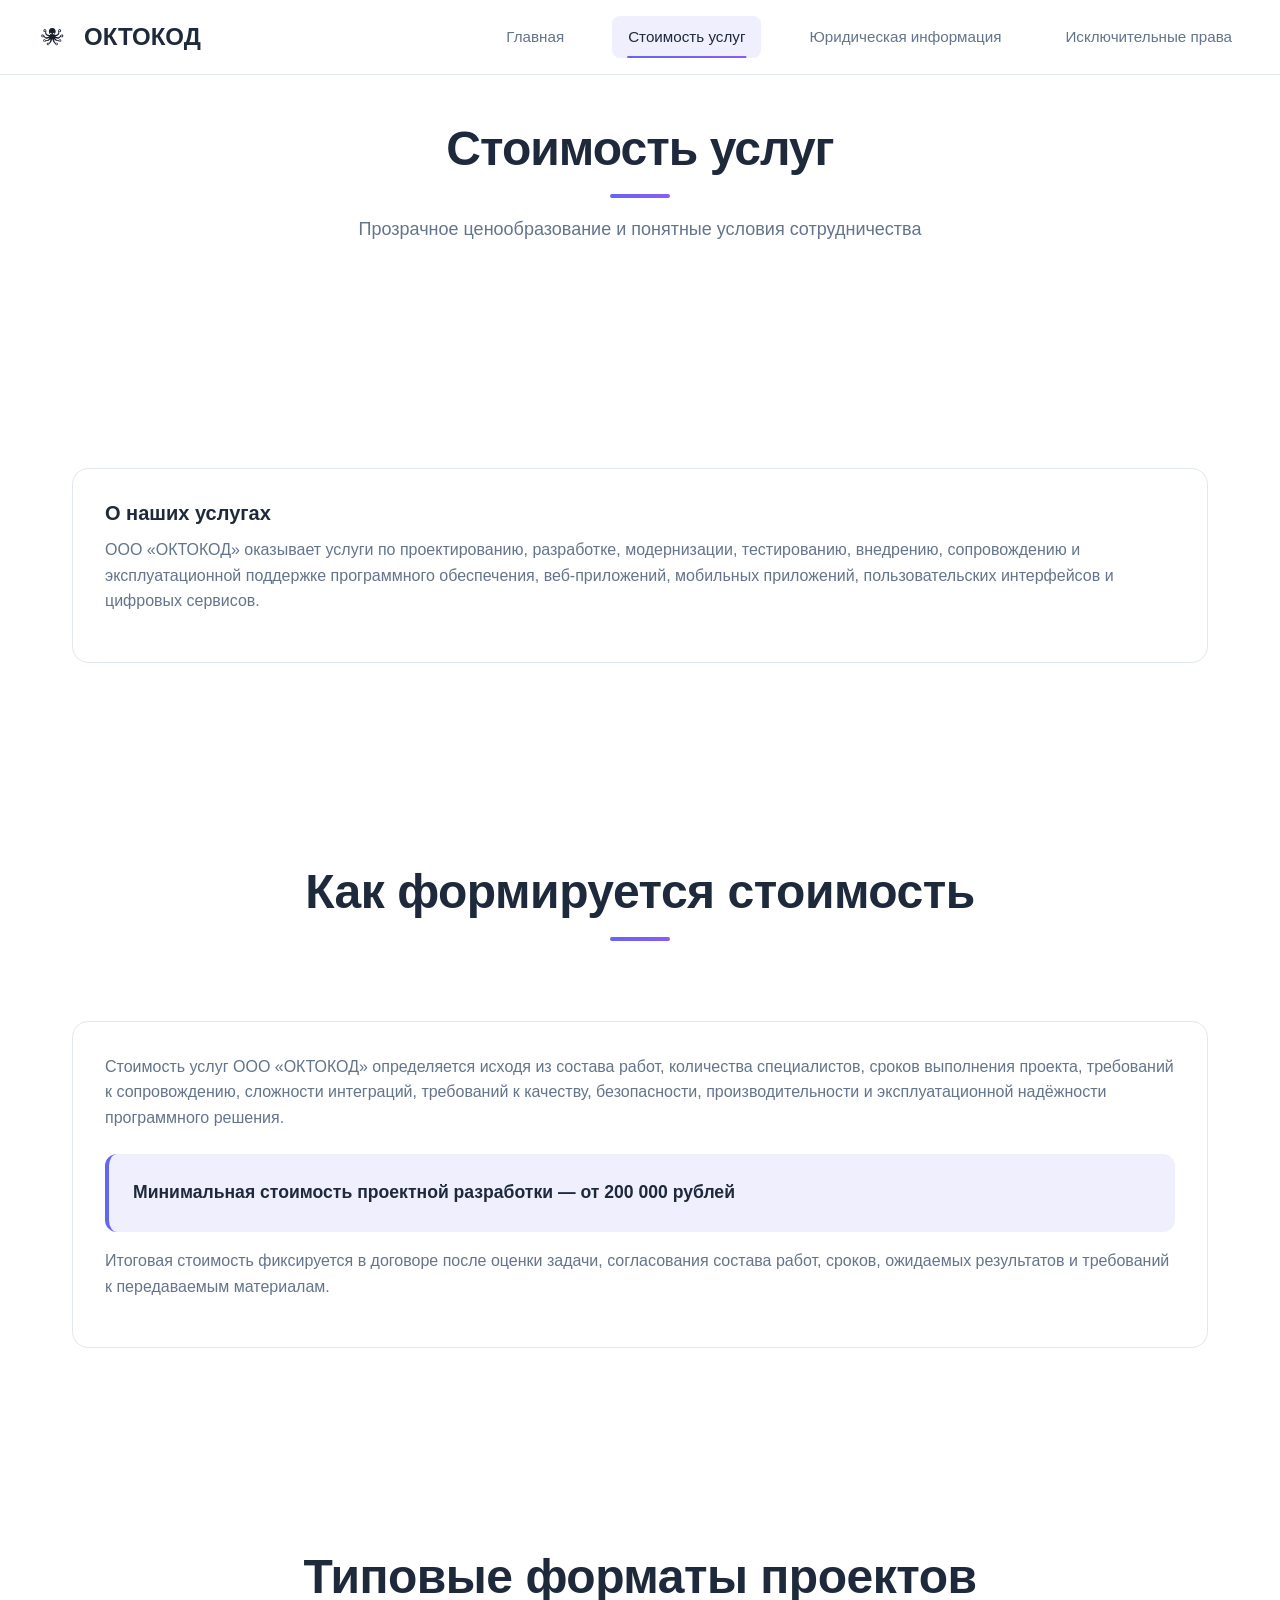
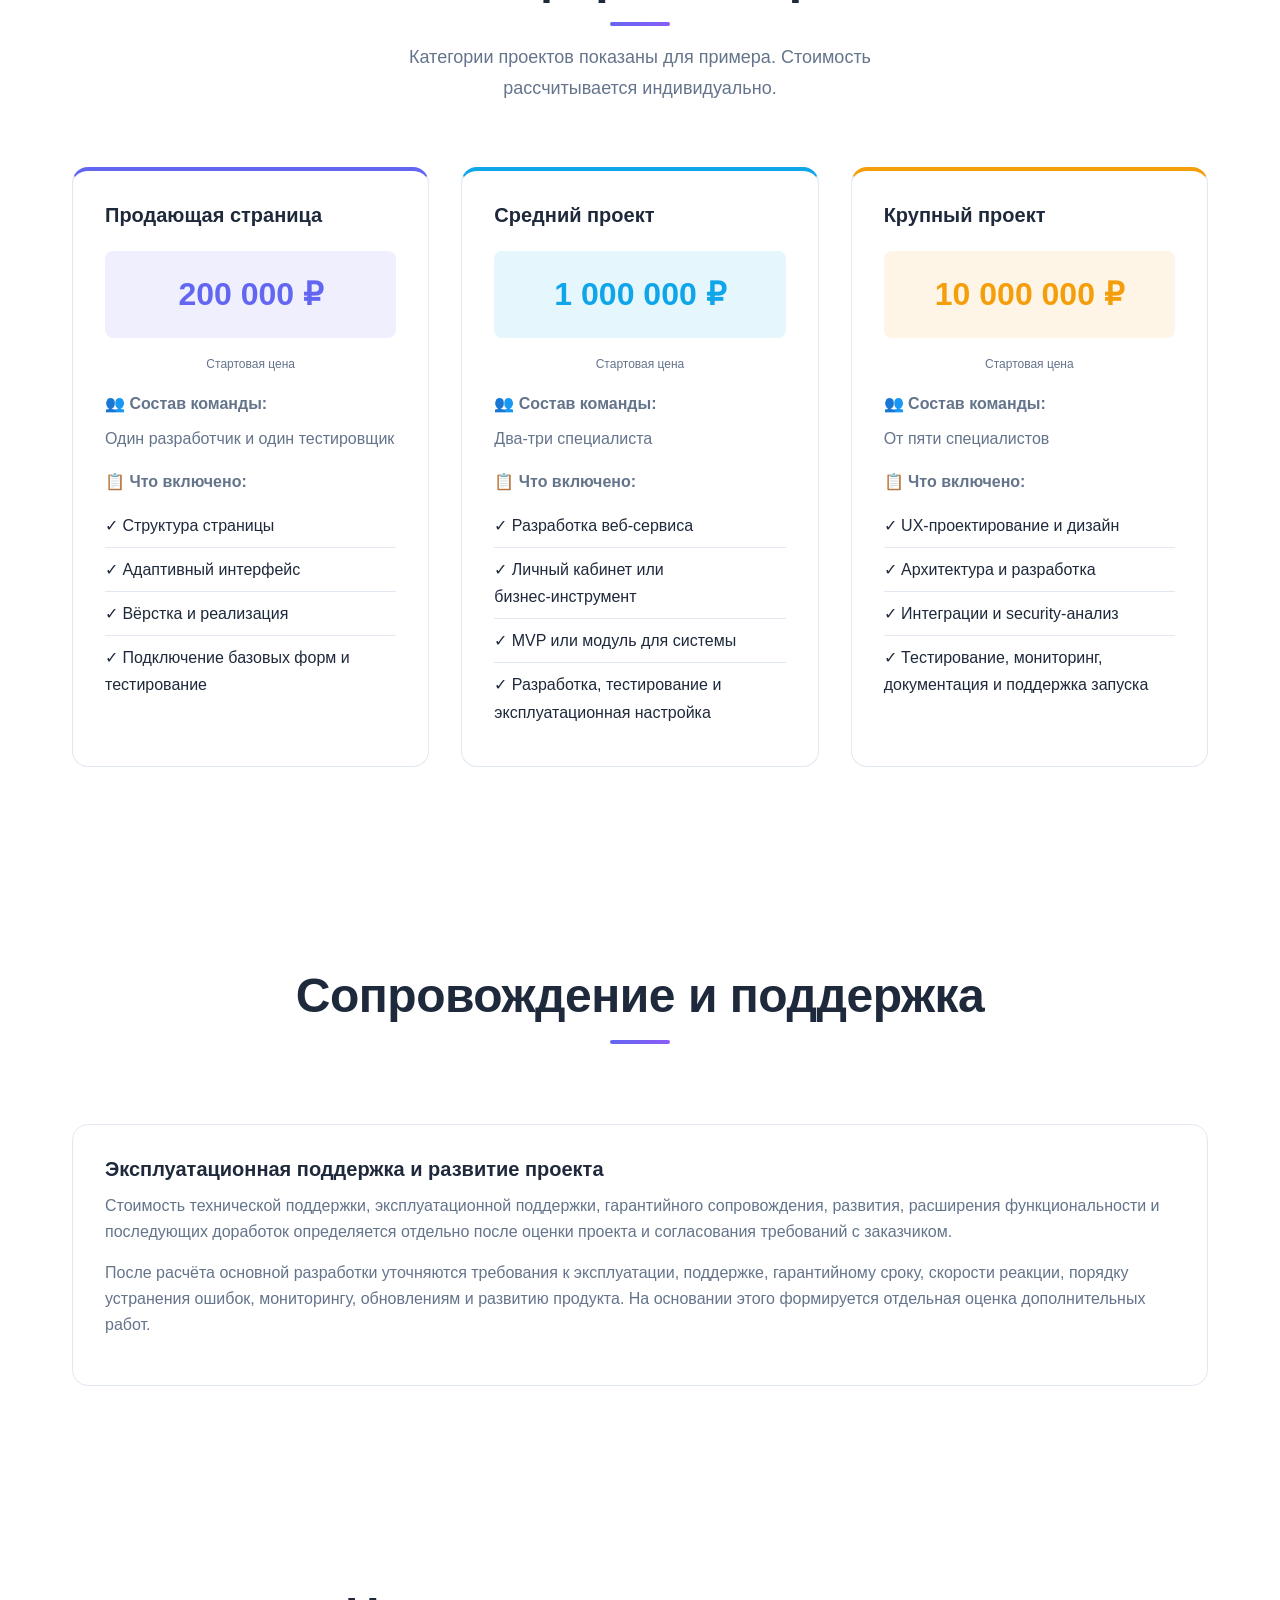
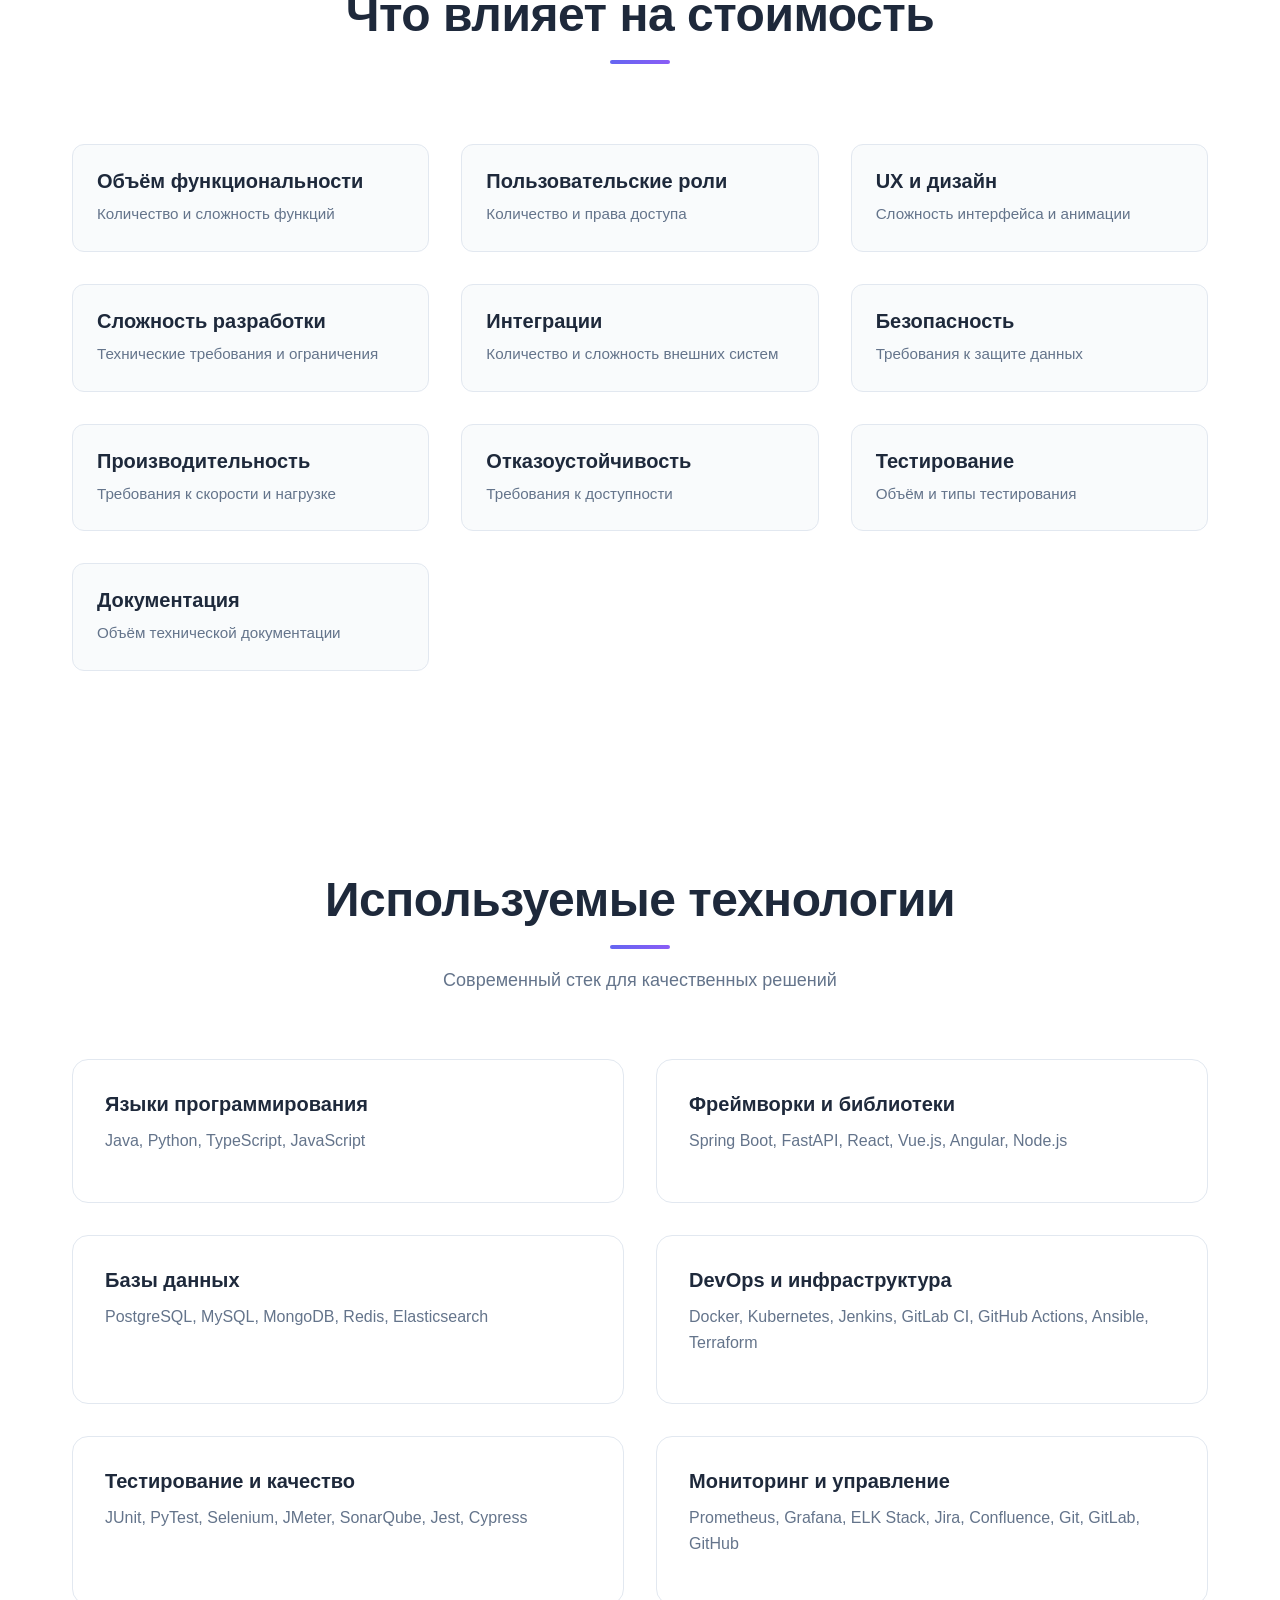
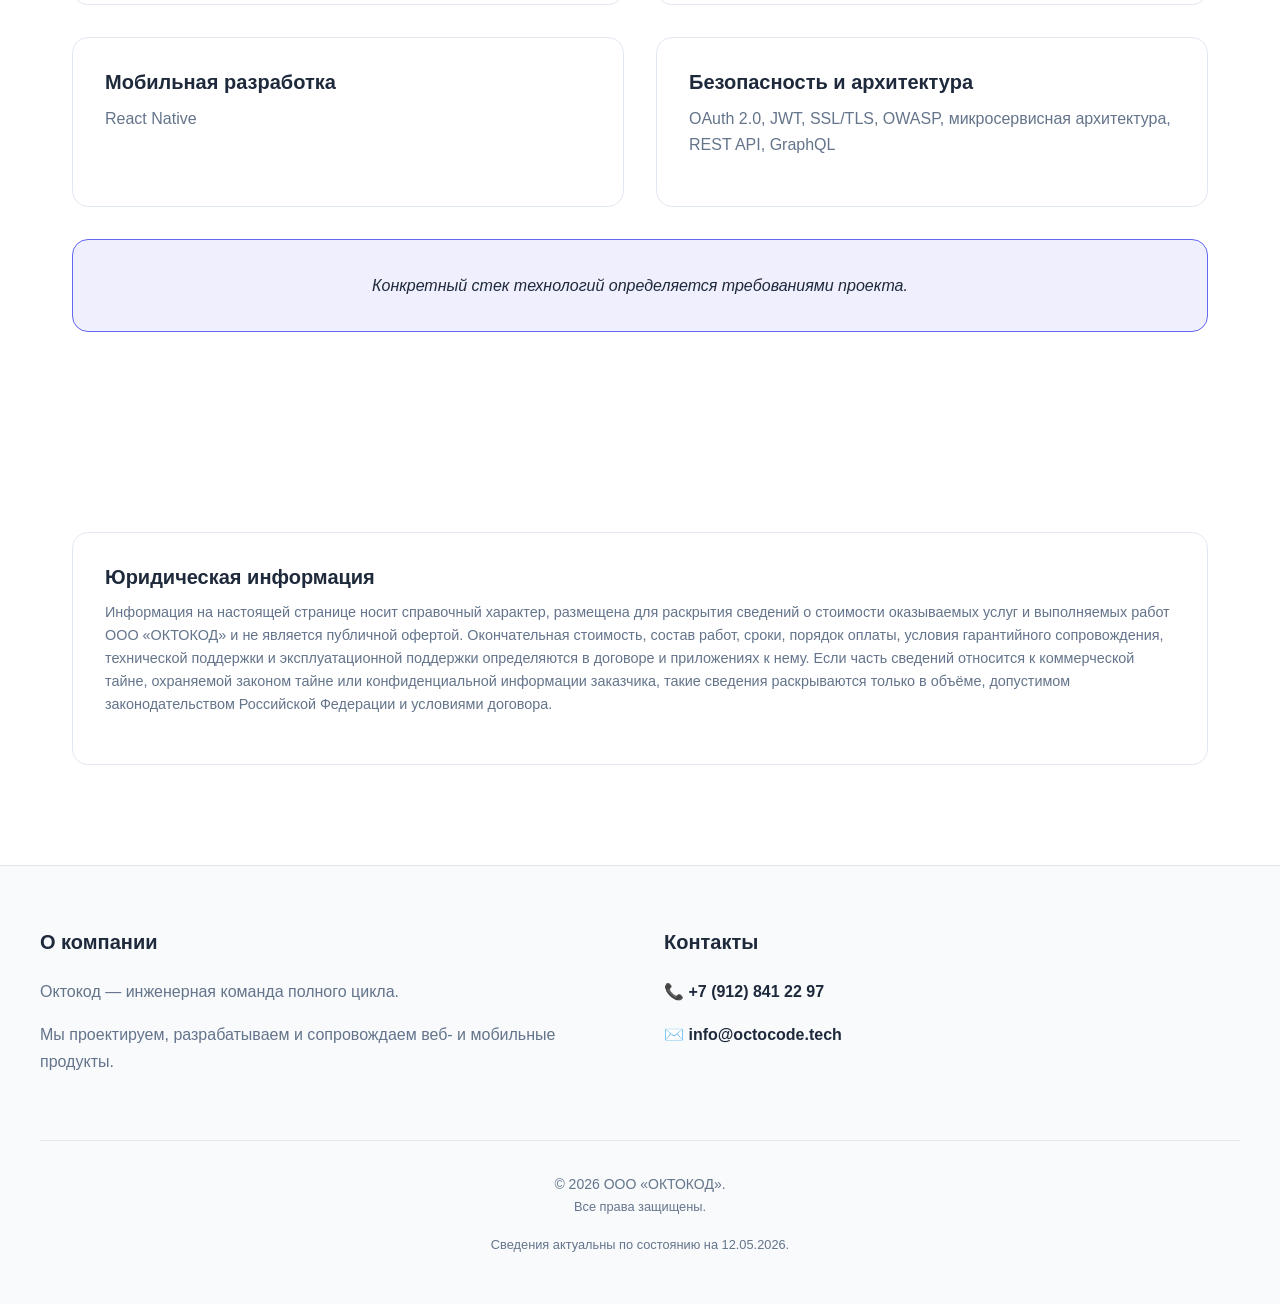
<file: stoimost-uslug.html>
<!DOCTYPE html>
<html lang="ru">
<head>
    <meta charset="utf-8">
    <meta http-equiv="X-UA-Compatible" content="IE=edge">
    <meta name="viewport" content="width=device-width, initial-scale=1">
    
    <!-- Primary Meta Tags -->
    <meta name="description" content="Прозрачное ценообразование на разработку программного обеспечения. Индивидуальный расчёт стоимости проекта с учётом ваших требований и задач.">
    <meta name="keywords" content="стоимость разработки ПО, цены на веб-разработку, стоимость мобильного приложения, цена разработки под ключ, IT-услуги цены, разработка программного обеспечения стоимость, заказная разработка цена">
    <meta name="author" content="ООО «ОКТОКОД»">
    <meta name="robots" content="index, follow, max-image-preview:large, max-snippet:-1, max-video-preview:-1">
    <meta name="format-detection" content="telephone=no">
    <meta name="theme-color" content="#6366f1">
    
    <!-- Language and Region -->
    <meta name="content-language" content="ru">
    <meta name="geo.region" content="RU-SVE">
    <meta name="geo.placename" content="Екатеринбург">
    
    <!-- Verification -->
    <meta name="yandex-verification" content="54f71cd91c04ab33" />
    
    <!-- Canonical URL -->
    <link rel="canonical" href="https://octocode.tech/stoimost-uslug.html">
    
    <!-- Alternative Language -->
    <link rel="alternate" hreflang="ru" href="https://octocode.tech/stoimost-uslug.html">
    <link rel="alternate" hreflang="x-default" href="https://octocode.tech/stoimost-uslug.html">
    
    <!-- Open Graph / Facebook -->
    <meta property="og:type" content="website">
    <meta property="og:url" content="https://octocode.tech/stoimost-uslug.html">
    <meta property="og:title" content="Стоимость услуг разработки — Октокод">
    <meta property="og:description" content="Прозрачное ценообразование на разработку программного обеспечения. Индивидуальный расчёт стоимости проекта с учётом ваших требований и задач.">
    <meta property="og:image" content="https://octocode.tech/img/octocode.svg">
    <meta property="og:site_name" content="Октокод">
    <meta property="og:locale" content="ru_RU">
    
    <!-- Twitter -->
    <meta property="twitter:card" content="summary_large_image">
    <meta property="twitter:url" content="https://octocode.tech/stoimost-uslug.html">
    <meta property="twitter:title" content="Стоимость услуг разработки — Октокод">
    <meta property="twitter:description" content="Прозрачное ценообразование на разработку программного обеспечения. Индивидуальный расчёт стоимости проекта с учётом ваших требований и задач.">
    <meta property="twitter:image" content="https://octocode.tech/img/octocode.svg">
    
    <!-- Cache Control -->
    <meta http-equiv="Cache-Control" content="no-cache, no-store, must-revalidate">
    <meta http-equiv="Pragma" content="no-cache">
    <meta http-equiv="Expires" content="0">

    <title>Стоимость услуг разработки — Октокод</title>

    <!-- Modern CSS -->
    <link rel="stylesheet" href="css/modern-style.css?v=20260512">
    
    <!-- Favicon -->
    <link rel="icon" type="image/svg+xml" href="img/octocode.svg">
    
    <!-- Structured Data JSON-LD -->
    <script type="application/ld+json">
    {
        "@context": "https://schema.org",
        "@type": "WebPage",
        "name": "Стоимость услуг — ООО «ОКТОКОД»",
        "description": "Стоимость услуг разработки программного обеспечения в ООО «ОКТОКОД». Прозрачное ценообразование и понятные условия сотрудничества.",
        "url": "https://octocode.tech/stoimost-uslug.html",
        "isPartOf": {
            "@type": "WebSite",
            "name": "Octocode",
            "url": "https://octocode.tech/"
        },
        "breadcrumb": {
            "@type": "BreadcrumbList",
            "itemListElement": [
                {
                    "@type": "ListItem",
                    "position": 1,
                    "name": "Главная",
                    "item": "https://octocode.tech/"
                },
                {
                    "@type": "ListItem",
                    "position": 2,
                    "name": "Стоимость услуг",
                    "item": "https://octocode.tech/stoimost-uslug.html"
                }
            ]
        },
        "publisher": {
            "@type": "Organization",
            "name": "ООО «ОКТОКОД»",
            "url": "https://octocode.tech/",
            "logo": "https://octocode.tech/img/octocode.svg"
        }
    }
    </script>
    
    <script type="application/ld+json">
    {
        "@context": "https://schema.org",
        "@type": "PriceSpecification",
        "name": "Стоимость услуг разработки",
        "description": "Базовые цены на услуги разработки программного обеспечения",
        "priceCurrency": "RUB",
        "priceComponent": [
            {
                "@type": "UnitPriceSpecification",
                "name": "Продающая страница",
                "price": "200000",
                "priceCurrency": "RUB",
                "description": "Стартовая цена за разработку продающей страницы"
            },
            {
                "@type": "UnitPriceSpecification",
                "name": "Средний проект",
                "price": "1000000",
                "priceCurrency": "RUB",
                "description": "Стартовая цена за средний проект"
            },
            {
                "@type": "UnitPriceSpecification",
                "name": "Крупный проект",
                "price": "10000000",
                "priceCurrency": "RUB",
                "description": "Стартовая цена за крупный проект"
            }
        ]
    }
    </script>

</head>

<body>
    <!-- Header -->
    <div id="header-container"></div>
    <!-- /Header -->

    <!-- Page Header -->
    <section class="section" style="padding-top: 120px; padding-bottom: 60px;">
        <div class="container">
            <div class="section-header">
                <h1 class="section-title">Стоимость услуг</h1>
                <p class="section-subtitle">Прозрачное ценообразование и понятные условия сотрудничества</p>
            </div>
        </div>
    </section>

    <!-- About Services -->
    <section class="section" style="background: var(--card-bg);">
        <div class="container">
            <div class="card fade-in">
                <h3 class="card-title">О наших услугах</h3>
                <p class="card-description">
                    ООО «ОКТОКОД» оказывает услуги по проектированию, разработке, модернизации, тестированию, внедрению, сопровождению и эксплуатационной поддержке программного обеспечения, веб‑приложений, мобильных приложений, пользовательских интерфейсов и цифровых сервисов.
                </p>
            </div>
        </div>
    </section>

    <!-- Pricing Info -->
    <section class="section">
        <div class="container">
            <div class="section-header">
                <h2 class="section-title">Как формируется стоимость</h2>
            </div>
            <div class="card fade-in">
                <p class="card-description">
                    Стоимость услуг ООО «ОКТОКОД» определяется исходя из состава работ, количества специалистов, сроков выполнения проекта, требований к сопровождению, сложности интеграций, требований к качеству, безопасности, производительности и эксплуатационной надёжности программного решения.
                </p>
                <div style="background: rgba(99, 102, 241, 0.1); padding: 1.5rem; border-radius: 12px; margin-top: 1.5rem; border-left: 4px solid var(--primary-color);">
                    <p style="margin: 0; color: var(--text-primary); font-size: 1.1rem; font-weight: 600;">Минимальная стоимость проектной разработки — от 200 000 рублей</p>
                </div>
                <p class="card-description" style="margin-top: 1rem;">
                    Итоговая стоимость фиксируется в договоре после оценки задачи, согласования состава работ, сроков, ожидаемых результатов и требований к передаваемым материалам.
                </p>
            </div>
        </div>
    </section>

    <!-- Project Types -->
    <section class="section" style="background: var(--card-bg);">
        <div class="container">
            <div class="section-header">
                <h2 class="section-title">Типовые форматы проектов</h2>
                <p class="section-subtitle">Категории проектов показаны для примера. Стоимость рассчитывается индивидуально.</p>
            </div>
            
            <div class="grid-3">
                <div class="card fade-in" style="border-top: 4px solid var(--primary-color);">
                    <h3 class="card-title">Продающая страница</h3>
                    <div style="margin: 1.5rem 0; padding: 1rem; background: rgba(99, 102, 241, 0.1); border-radius: 8px; text-align: center;">
                        <p style="margin: 0; font-size: 2rem; font-weight: 800; color: var(--primary-color);">200 000 ₽</p>
                    </div>
                    <p style="margin: -0.5rem 0 1rem 0; font-size: 0.75rem; color: var(--text-secondary); text-align: center;">Стартовая цена</p>
                    <div style="margin-top: 1rem;">
                        <p style="margin-bottom: 0.5rem;"><strong>👥 Состав команды:</strong></p>
                        <p style="margin-bottom: 1rem;">Один разработчик и один тестировщик</p>
                        <p style="margin-bottom: 0.5rem;"><strong>📋 Что включено:</strong></p>
                        <ul style="list-style: none; padding: 0; margin: 0;">
                            <li style="padding: 0.5rem 0; border-bottom: 1px solid var(--border-color);">✓ Структура страницы</li>
                            <li style="padding: 0.5rem 0; border-bottom: 1px solid var(--border-color);">✓ Адаптивный интерфейс</li>
                            <li style="padding: 0.5rem 0; border-bottom: 1px solid var(--border-color);">✓ Вёрстка и реализация</li>
                            <li style="padding: 0.5rem 0;">✓ Подключение базовых форм и тестирование</li>
                        </ul>
                    </div>
                </div>

                <div class="card fade-in" style="border-top: 4px solid var(--secondary-color);">
                    <h3 class="card-title">Средний проект</h3>
                    <div style="margin: 1.5rem 0; padding: 1rem; background: rgba(14, 165, 233, 0.1); border-radius: 8px; text-align: center;">
                        <p style="margin: 0; font-size: 2rem; font-weight: 800; color: var(--secondary-color);">1 000 000 ₽</p>
                    </div>
                    <p style="margin: -0.5rem 0 1rem 0; font-size: 0.75rem; color: var(--text-secondary); text-align: center;">Стартовая цена</p>
                    <div style="margin-top: 1rem;">
                        <p style="margin-bottom: 0.5rem;"><strong>👥 Состав команды:</strong></p>
                        <p style="margin-bottom: 1rem;">Два-три специалиста</p>
                        <p style="margin-bottom: 0.5rem;"><strong>📋 Что включено:</strong></p>
                        <ul style="list-style: none; padding: 0; margin: 0;">
                            <li style="padding: 0.5rem 0; border-bottom: 1px solid var(--border-color);">✓ Разработка веб‑сервиса</li>
                            <li style="padding: 0.5rem 0; border-bottom: 1px solid var(--border-color);">✓ Личный кабинет или бизнес‑инструмент</li>
                            <li style="padding: 0.5rem 0; border-bottom: 1px solid var(--border-color);">✓ MVP или модуль для системы</li>
                            <li style="padding: 0.5rem 0;">✓ Разработка, тестирование и эксплуатационная настройка</li>
                        </ul>
                    </div>
                </div>

                <div class="card fade-in" style="border-top: 4px solid var(--accent-color);">
                    <h3 class="card-title">Крупный проект</h3>
                    <div style="margin: 1.5rem 0; padding: 1rem; background: rgba(245, 158, 11, 0.1); border-radius: 8px; text-align: center;">
                        <p style="margin: 0; font-size: 2rem; font-weight: 800; color: var(--accent-color);">10 000 000 ₽</p>
                    </div>
                    <p style="margin: -0.5rem 0 1rem 0; font-size: 0.75rem; color: var(--text-secondary); text-align: center;">Стартовая цена</p>
                    <div style="margin-top: 1rem;">
                        <p style="margin-bottom: 0.5rem;"><strong>👥 Состав команды:</strong></p>
                        <p style="margin-bottom: 1rem;">От пяти специалистов</p>
                        <p style="margin-bottom: 0.5rem;"><strong>📋 Что включено:</strong></p>
                        <ul style="list-style: none; padding: 0; margin: 0;">
                            <li style="padding: 0.5rem 0; border-bottom: 1px solid var(--border-color);">✓ UX‑проектирование и дизайн</li>
                            <li style="padding: 0.5rem 0; border-bottom: 1px solid var(--border-color);">✓ Архитектура и разработка</li>
                            <li style="padding: 0.5rem 0; border-bottom: 1px solid var(--border-color);">✓ Интеграции и security‑анализ</li>
                            <li style="padding: 0.5rem 0;">✓ Тестирование, мониторинг, документация и поддержка запуска</li>
                        </ul>
                    </div>
                </div>
            </div>
        </div>
    </section>

    <!-- Support -->
    <section class="section">
        <div class="container">
            <div class="section-header">
                <h2 class="section-title">Сопровождение и поддержка</h2>
            </div>
            <div class="card fade-in">
                <h3 class="card-title">Эксплуатационная поддержка и развитие проекта</h3>
                <p class="card-description">
                    Стоимость технической поддержки, эксплуатационной поддержки, гарантийного сопровождения, развития, расширения функциональности и последующих доработок определяется отдельно после оценки проекта и согласования требований с заказчиком.
                </p>
                <p class="card-description">
                    После расчёта основной разработки уточняются требования к эксплуатации, поддержке, гарантийному сроку, скорости реакции, порядку устранения ошибок, мониторингу, обновлениям и развитию продукта. На основании этого формируется отдельная оценка дополнительных работ.
                </p>
            </div>
        </div>
    </section>

    <!-- Factors -->
    <section class="section" style="background: var(--card-bg);">
        <div class="container">
            <div class="section-header">
                <h2 class="section-title">Что влияет на стоимость</h2>
            </div>
            <div class="features-grid">
                <div class="feature-item fade-in">
                    <div class="feature-text">
                        <h4>Объём функциональности</h4>
                        <p>Количество и сложность функций</p>
                    </div>
                </div>
                
                <div class="feature-item fade-in">
                    <div class="feature-text">
                        <h4>Пользовательские роли</h4>
                        <p>Количество и права доступа</p>
                    </div>
                </div>
                
                <div class="feature-item fade-in">
                    <div class="feature-text">
                        <h4>UX и дизайн</h4>
                        <p>Сложность интерфейса и анимации</p>
                    </div>
                </div>
                
                <div class="feature-item fade-in">
                    <div class="feature-text">
                        <h4>Сложность разработки</h4>
                        <p>Технические требования и ограничения</p>
                    </div>
                </div>
                
                <div class="feature-item fade-in">
                    <div class="feature-text">
                        <h4>Интеграции</h4>
                        <p>Количество и сложность внешних систем</p>
                    </div>
                </div>
                
                <div class="feature-item fade-in">
                    <div class="feature-text">
                        <h4>Безопасность</h4>
                        <p>Требования к защите данных</p>
                    </div>
                </div>
                
                <div class="feature-item fade-in">
                    <div class="feature-text">
                        <h4>Производительность</h4>
                        <p>Требования к скорости и нагрузке</p>
                    </div>
                </div>
                
                <div class="feature-item fade-in">
                    <div class="feature-text">
                        <h4>Отказоустойчивость</h4>
                        <p>Требования к доступности</p>
                    </div>
                </div>
                
                <div class="feature-item fade-in">
                    <div class="feature-text">
                        <h4>Тестирование</h4>
                        <p>Объём и типы тестирования</p>
                    </div>
                </div>
                
                <div class="feature-item fade-in">
                    <div class="feature-text">
                        <h4>Документация</h4>
                        <p>Объём технической документации</p>
                    </div>
                </div>
            </div>
        </div>
    </section>

    <!-- Technologies -->
    <section class="section">
        <div class="container">
            <div class="section-header">
                <h2 class="section-title">Используемые технологии</h2>
                <p class="section-subtitle">Современный стек для качественных решений</p>
            </div>
            
            <div class="grid-2">
                <div class="card fade-in">
                    <h3 class="card-title">Языки программирования</h3>
                    <p class="card-description">Java, Python, TypeScript, JavaScript</p>
                </div>
                
                <div class="card fade-in">
                    <h3 class="card-title">Фреймворки и библиотеки</h3>
                    <p class="card-description">Spring Boot, FastAPI, React, Vue.js, Angular, Node.js</p>
                </div>
                
                <div class="card fade-in">
                    <h3 class="card-title">Базы данных</h3>
                    <p class="card-description">PostgreSQL, MySQL, MongoDB, Redis, Elasticsearch</p>
                </div>
                
                <div class="card fade-in">
                    <h3 class="card-title">DevOps и инфраструктура</h3>
                    <p class="card-description">Docker, Kubernetes, Jenkins, GitLab CI, GitHub Actions, Ansible, Terraform</p>
                </div>
                
                <div class="card fade-in">
                    <h3 class="card-title">Тестирование и качество</h3>
                    <p class="card-description">JUnit, PyTest, Selenium, JMeter, SonarQube, Jest, Cypress</p>
                </div>
                
                <div class="card fade-in">
                    <h3 class="card-title">Мониторинг и управление</h3>
                    <p class="card-description">Prometheus, Grafana, ELK Stack, Jira, Confluence, Git, GitLab, GitHub</p>
                </div>
                
                <div class="card fade-in">
                    <h3 class="card-title">Мобильная разработка</h3>
                    <p class="card-description">React Native</p>
                </div>
                
                <div class="card fade-in">
                    <h3 class="card-title">Безопасность и архитектура</h3>
                    <p class="card-description">OAuth 2.0, JWT, SSL/TLS, OWASP, микросервисная архитектура, REST API, GraphQL</p>
                </div>
            </div>
            
            <div class="card fade-in" style="margin-top: 2rem; text-align: center; background: rgba(99, 102, 241, 0.1); border: 1px solid var(--primary-color);">
                <p style="margin: 0; color: var(--text-primary); font-style: italic;">
                    Конкретный стек технологий определяется требованиями проекта.
                </p>
            </div>
        </div>
    </section>

    <!-- Disclaimer -->
    <section class="section" style="background: var(--card-bg);">
        <div class="container">
            <div class="card fade-in">
                <h3 class="card-title">Юридическая информация</h3>
                <p class="card-description" style="font-size: 0.9rem;">
                    Информация на настоящей странице носит справочный характер, размещена для раскрытия сведений о стоимости оказываемых услуг и выполняемых работ ООО «ОКТОКОД» и не является публичной офертой. Окончательная стоимость, состав работ, сроки, порядок оплаты, условия гарантийного сопровождения, технической поддержки и эксплуатационной поддержки определяются в договоре и приложениях к нему. Если часть сведений относится к коммерческой тайне, охраняемой законом тайне или конфиденциальной информации заказчика, такие сведения раскрываются только в объёме, допустимом законодательством Российской Федерации и условиями договора.
                </p>
            </div>
        </div>
    </section>

    <!-- Footer -->
    <div id="footer-container"></div>
    <!-- /Footer -->

    <!-- Back to Top -->
    <button class="back-to-top" id="back-to-top" aria-label="Back to top">
        ↑
    </button>

    <!-- Modern JavaScript -->
    <script>
        // Load Header and Footer
        document.addEventListener('DOMContentLoaded', function() {
            // Load header
            fetch('header.html?v=20260512')
                .then(response => response.text())
                .then(html => {
                    document.getElementById('header-container').innerHTML = html;
                    initializeHeader();
                });
            
            // Load footer
            fetch('footer.html?v=20260512')
                .then(response => response.text())
                .then(html => {
                    document.getElementById('footer-container').innerHTML = html;
                });
            
            // Initialize scroll animations
            initializeScrollAnimations();
            
            // Initialize back to top button
            initializeBackToTop();
        });

        // Header functionality
        function initializeHeader() {
            const header = document.getElementById('modern-header');
            const mobileToggle = document.getElementById('mobile-menu-toggle');
            const nav = document.getElementById('modern-nav');
            
            // Scroll effect
            window.addEventListener('scroll', function() {
                if (window.scrollY > 50) {
                    header.classList.add('scrolled');
                } else {
                    header.classList.remove('scrolled');
                }
            });
            
            // Mobile menu toggle
            if (mobileToggle && nav) {
                mobileToggle.addEventListener('click', function() {
                    this.classList.toggle('active');
                    nav.classList.toggle('active');
                });
                
                // Close menu when clicking on a link
                const navLinks = nav.querySelectorAll('.nav-link');
                navLinks.forEach(link => {
                    link.addEventListener('click', function() {
                        mobileToggle.classList.remove('active');
                        nav.classList.remove('active');
                    });
                });
            }
            
            // Set active link based on current page
            const currentPage = window.location.pathname.split('/').pop() || 'index.html';
            const activeLink = nav.querySelector(`[href="${currentPage}"]`);
            if (activeLink) {
                nav.querySelectorAll('.nav-link').forEach(link => link.classList.remove('active'));
                activeLink.classList.add('active');
            }
        }

        // Scroll animations
        function initializeScrollAnimations() {
            const fadeElements = document.querySelectorAll('.fade-in');
            
            const observer = new IntersectionObserver((entries) => {
                entries.forEach(entry => {
                    if (entry.isIntersecting) {
                        entry.target.classList.add('visible');
                    }
                });
            }, {
                threshold: 0.1,
                rootMargin: '0px 0px -50px 0px'
            });
            
            fadeElements.forEach(element => {
                observer.observe(element);
            });
        }

        // Back to top button
        function initializeBackToTop() {
            const backToTop = document.getElementById('back-to-top');
            
            window.addEventListener('scroll', function() {
                if (window.scrollY > 500) {
                    backToTop.classList.add('visible');
                } else {
                    backToTop.classList.remove('visible');
                }
            });
            
            backToTop.addEventListener('click', function() {
                window.scrollTo({
                    top: 0,
                    behavior: 'smooth'
                });
            });
        }
    </script>
</body>
</html>
</file>
<file: css/modern-style.css>
/* ===================================
   Modern Design System for Octocode
   =================================== */

/* CSS Variables */
:root {
    --primary-color: #6366f1;
    --primary-dark: #4f46e5;
    --primary-light: #818cf8;
    --secondary-color: #0ea5e9;
    --accent-color: #f59e0b;
    --dark-bg: #f8fafc;
    --darker-bg: #f1f5f9;
    --card-bg: #ffffff;
    --text-primary: #1e293b;
    --text-secondary: #64748b;
    --text-muted: #94a3b8;
    --border-color: #e2e8f0;
    --success-color: #10b981;
    --gradient-primary: linear-gradient(135deg, #6366f1 0%, #8b5cf6 100%);
    --gradient-secondary: linear-gradient(135deg, #0ea5e9 0%, #06b6d4 100%);
    --gradient-dark: linear-gradient(180deg, #f8fafc 0%, #f1f5f9 100%);
    --shadow-sm: 0 1px 2px 0 rgba(0, 0, 0, 0.05);
    --shadow-md: 0 4px 6px -1px rgba(0, 0, 0, 0.1), 0 2px 4px -1px rgba(0, 0, 0, 0.06);
    --shadow-lg: 0 10px 15px -3px rgba(0, 0, 0, 0.1), 0 4px 6px -2px rgba(0, 0, 0, 0.05);
    --shadow-xl: 0 20px 25px -5px rgba(0, 0, 0, 0.1), 0 10px 10px -5px rgba(0, 0, 0, 0.04);
    --transition-fast: 0.15s ease;
    --transition-normal: 0.3s ease;
    --transition-slow: 0.5s ease;
}

/* Reset & Base Styles */
* {
    margin: 0;
    padding: 0;
    box-sizing: border-box;
}

html {
    scroll-behavior: smooth;
}

body {
    font-family: -apple-system, BlinkMacSystemFont, 'Segoe UI', Roboto, 'Helvetica Neue', Arial, sans-serif, 'Apple Color Emoji', 'Segoe UI Emoji', 'Segoe UI Symbol';
    font-size: 16px;
    line-height: 1.7;
    color: var(--text-primary);
    background: #ffffff;
    overflow-x: hidden;
}

/* Typography */
h1, h2, h3, h4, h5, h6 {
    font-family: -apple-system, BlinkMacSystemFont, 'Segoe UI', Roboto, 'Helvetica Neue', Arial, sans-serif;
    font-weight: 700;
    line-height: 1.2;
    margin-bottom: 1rem;
    color: var(--text-primary);
}

h1 {
    font-size: clamp(2.5rem, 5vw, 4rem);
    font-weight: 800;
    letter-spacing: -0.02em;
}

h2 {
    font-size: clamp(2rem, 4vw, 3rem);
    font-weight: 700;
    letter-spacing: -0.01em;
}

h3 {
    font-size: clamp(1.5rem, 3vw, 2rem);
    font-weight: 600;
}

h4 {
    font-size: 1.25rem;
    font-weight: 600;
}

p {
    margin-bottom: 1rem;
    color: var(--text-secondary);
}

a {
    color: var(--primary-light);
    text-decoration: none;
    transition: color var(--transition-fast);
}

a:hover {
    color: var(--primary-color);
}

/* Modern Header */
.modern-header {
    position: fixed;
    top: 0;
    left: 0;
    right: 0;
    z-index: 1000;
    background: rgba(255, 255, 255, 0.95);
    backdrop-filter: blur(20px);
    border-bottom: 1px solid var(--border-color);
    transition: all var(--transition-normal);
}

.modern-header.scrolled {
    background: rgba(255, 255, 255, 0.98);
    box-shadow: var(--shadow-lg);
}

.header-container {
    max-width: 1400px;
    margin: 0 auto;
    padding: 1rem 2rem;
    display: flex;
    justify-content: space-between;
    align-items: center;
}

.logo {
    font-size: 1.5rem;
    font-weight: 800;
    color: var(--text-primary);
    text-decoration: none;
    display: flex;
    align-items: center;
    gap: 0.75rem;
}

.logo-image {
    width: 40px;
    height: 40px;
    object-fit: contain;
}

/* Modern Navigation */
.modern-nav {
    display: flex;
    gap: 2rem;
    align-items: center;
}

.nav-link {
    color: var(--text-secondary);
    font-weight: 500;
    font-size: 0.95rem;
    padding: 0.5rem 1rem;
    border-radius: 8px;
    transition: all var(--transition-fast);
    position: relative;
}

.nav-link:hover,
.nav-link.active {
    color: var(--text-primary);
    background: rgba(99, 102, 241, 0.1);
}

.nav-link::after {
    content: '';
    position: absolute;
    bottom: 0;
    left: 50%;
    width: 0;
    height: 2px;
    background: var(--gradient-primary);
    transition: all var(--transition-normal);
    transform: translateX(-50%);
}

.nav-link:hover::after,
.nav-link.active::after {
    width: 80%;
}

/* Mobile Menu Toggle */
.mobile-menu-toggle {
    display: none;
    flex-direction: column;
    gap: 5px;
    background: none;
    border: none;
    cursor: pointer;
    padding: 10px;
}

.mobile-menu-toggle span {
    width: 25px;
    height: 2px;
    background: var(--text-primary);
    transition: all var(--transition-normal);
    border-radius: 2px;
}

.mobile-menu-toggle.active span:nth-child(1) {
    transform: rotate(45deg) translate(5px, 5px);
}

.mobile-menu-toggle.active span:nth-child(2) {
    opacity: 0;
}

.mobile-menu-toggle.active span:nth-child(3) {
    transform: rotate(-45deg) translate(7px, -6px);
}

/* Hero Section */
.hero-section {
    min-height: 100vh;
    display: flex;
    align-items: center;
    justify-content: center;
    position: relative;
    padding: 120px 2rem 60px;
    overflow: hidden;
}

.hero-background {
    position: absolute;
    top: 0;
    left: 0;
    right: 0;
    bottom: 0;
    background: linear-gradient(135deg, #f8fafc 0%, #e0e7ff 100%);
    z-index: -2;
}

.hero-pattern {
    position: absolute;
    top: 0;
    left: 0;
    right: 0;
    bottom: 0;
    background-image:
        radial-gradient(circle at 20% 50%, rgba(99, 102, 241, 0.08) 0%, transparent 50%),
        radial-gradient(circle at 80% 20%, rgba(14, 165, 233, 0.08) 0%, transparent 50%),
        radial-gradient(circle at 40% 80%, rgba(139, 92, 246, 0.08) 0%, transparent 50%);
    z-index: -1;
}

.hero-content {
    max-width: 1200px;
    width: 100%;
    text-align: center;
    animation: fadeInUp 1s ease;
}

.hero-badge {
    display: inline-flex;
    align-items: center;
    gap: 0.75rem;
    padding: 0.5rem 1.5rem;
    background: rgba(99, 102, 241, 0.1);
    border: 1px solid rgba(99, 102, 241, 0.2);
    border-radius: 50px;
    font-size: 0.875rem;
    font-weight: 500;
    color: var(--primary-dark);
    margin-bottom: 2rem;
    animation: fadeInDown 0.8s ease;
}

.hero-logo {
    width: 24px;
    height: 24px;
    object-fit: contain;
}

.hero-title {
    font-size: clamp(2.5rem, 6vw, 4.5rem);
    font-weight: 800;
    line-height: 1.1;
    margin-bottom: 1.5rem;
    background: linear-gradient(135deg, var(--text-primary) 0%, var(--primary-color) 100%);
    -webkit-background-clip: text;
    -webkit-text-fill-color: transparent;
    background-clip: text;
}

.hero-subtitle {
    font-size: clamp(1.125rem, 2vw, 1.5rem);
    color: var(--text-secondary);
    max-width: 700px;
    margin: 0 auto 2.5rem;
    line-height: 1.6;
}

.hero-buttons {
    display: flex;
    gap: 1rem;
    justify-content: center;
    flex-wrap: wrap;
    margin-top: 2rem;
}

/* Modern Buttons */
.btn {
    display: inline-flex;
    align-items: center;
    gap: 0.5rem;
    padding: 0.875rem 2rem;
    font-size: 1rem;
    font-weight: 600;
    border-radius: 12px;
    border: none;
    cursor: pointer;
    transition: all var(--transition-normal);
    text-decoration: none;
    position: relative;
    overflow: hidden;
}

.btn-primary {
    background: var(--gradient-primary);
    color: white;
    box-shadow: 0 4px 15px rgba(99, 102, 241, 0.4);
}

.btn-primary:hover {
    transform: translateY(-2px);
    box-shadow: 0 8px 25px rgba(99, 102, 241, 0.5);
}

.btn-secondary {
    background: transparent;
    color: var(--text-primary);
    border: 2px solid var(--border-color);
}

.btn-secondary:hover {
    background: rgba(99, 102, 241, 0.05);
    border-color: var(--primary-color);
    transform: translateY(-2px);
}

/* Section Styles */
.section {
    padding: 100px 2rem;
    position: relative;
}

.section-header {
    text-align: center;
    margin-bottom: 4rem;
}

.section-title {
    font-size: clamp(2rem, 4vw, 3rem);
    font-weight: 700;
    margin-bottom: 1rem;
    position: relative;
    display: inline-block;
}

.section-title::after {
    content: '';
    display: block;
    width: 60px;
    height: 4px;
    background: var(--gradient-primary);
    margin: 1rem auto 0;
    border-radius: 2px;
}

.section-subtitle {
    font-size: 1.125rem;
    color: var(--text-secondary);
    max-width: 600px;
    margin: 0 auto;
}

/* Modern Cards */
.card {
    background: var(--card-bg);
    border: 1px solid var(--border-color);
    border-radius: 16px;
    padding: 2rem;
    transition: all var(--transition-normal);
    position: relative;
    overflow: hidden;
}

.card::before {
    content: '';
    position: absolute;
    top: 0;
    left: 0;
    right: 0;
    height: 3px;
    background: var(--gradient-primary);
    transform: scaleX(0);
    transition: transform var(--transition-normal);
}

.card:hover {
    transform: translateY(-5px);
    box-shadow: var(--shadow-xl);
    border-color: var(--primary-color);
}

.card:hover::before {
    transform: scaleX(1);
}

.card-icon {
    width: 60px;
    height: 60px;
    background: var(--gradient-primary);
    border-radius: 12px;
    display: flex;
    align-items: center;
    justify-content: center;
    font-size: 1.5rem;
    margin-bottom: 1.5rem;
    color: white;
}

.card-title {
    font-size: 1.25rem;
    font-weight: 600;
    margin-bottom: 0.75rem;
    color: var(--text-primary);
}

.card-description {
    color: var(--text-secondary);
    line-height: 1.6;
}

/* Grid Layouts */
.grid-2 {
    display: grid;
    grid-template-columns: repeat(2, 1fr);
    gap: 2rem;
    max-width: 1200px;
    margin: 0 auto;
}

.grid-3 {
    display: grid;
    grid-template-columns: repeat(3, 1fr);
    gap: 2rem;
    max-width: 1200px;
    margin: 0 auto;
}

.grid-4 {
    display: grid;
    grid-template-columns: repeat(4, 1fr);
    gap: 1.5rem;
    max-width: 1400px;
    margin: 0 auto;
}

/* Stats Section */
.stats-section {
    background: var(--card-bg);
    border-top: 1px solid var(--border-color);
    border-bottom: 1px solid var(--border-color);
}

.stat-item {
    text-align: center;
    padding: 2rem;
}

.stat-number {
    font-size: clamp(2.5rem, 5vw, 4rem);
    font-weight: 800;
    background: var(--gradient-primary);
    -webkit-background-clip: text;
    -webkit-text-fill-color: transparent;
    background-clip: text;
    line-height: 1;
    margin-bottom: 0.5rem;
}

.stat-label {
    font-size: 1rem;
    color: var(--text-secondary);
    font-weight: 500;
}

/* Features Section */
.features-grid {
    display: grid;
    grid-template-columns: repeat(auto-fit, minmax(300px, 1fr));
    gap: 2rem;
    max-width: 1200px;
    margin: 0 auto;
}

.feature-item {
    display: flex;
    align-items: flex-start;
    gap: 1rem;
    padding: 1.5rem;
    background: rgba(248, 250, 252, 0.8);
    border-radius: 12px;
    border: 1px solid var(--border-color);
    transition: all var(--transition-normal);
}

.feature-item:hover {
    background: var(--card-bg);
    transform: translateX(5px);
    border-color: var(--primary-color);
    box-shadow: var(--shadow-md);
}

.feature-text {
    flex: 1;
}

.feature-text h4 {
    margin-bottom: 0.5rem;
    color: var(--text-primary);
}

.feature-text p {
    margin: 0;
    font-size: 0.95rem;
}

/* Modern Footer */
.modern-footer {
    background: #f8fafc;
    border-top: 1px solid var(--border-color);
    padding: 4rem 2rem 2rem;
}

.footer-content {
    max-width: 1200px;
    margin: 0 auto;
    display: grid;
    grid-template-columns: repeat(auto-fit, minmax(250px, 1fr));
    gap: 3rem;
    margin-bottom: 3rem;
}

утере .footer-logo-container {
    margin-bottom: 1.5rem;
    padding: 1.5rem;
    background: linear-gradient(135deg, rgba(99, 102, 241, 0.05) 0%, rgba(139, 92, 246, 0.05) 100%);
    border-radius: 16px;
    border: 1px solid rgba(99, 102, 241, 0.1);
    display: flex;
    justify-content: center;
    align-items: center;
    transition: all var(--transition-normal);
}

.footer-logo-container:hover {
    background: linear-gradient(135deg, rgba(99, 102, 241, 0.1) 0%, rgba(139, 92, 246, 0.1) 100%);
    border-color: rgba(99, 102, 241, 0.2);
    transform: translateY(-2px);
    box-shadow: var(--shadow-md);
}

.footer-logo {
    width: 120px;
    height: auto;
    filter: drop-shadow(0 2px 8px rgba(99, 102, 241, 0.2));
    transition: all var(--transition-normal);
}

.footer-logo-container:hover .footer-logo {
    filter: drop-shadow(0 4px 12px rgba(99, 102, 241, 0.3));
    transform: scale(1.05);
}

.footer-section h4 {
    margin-bottom: 1.5rem;
    color: var(--text-primary);
}

.footer-section p {
    color: var(--text-secondary);
    margin-bottom: 1rem;
}

.footer-section a {
    color: var(--text-secondary);
    display: block;
    margin-bottom: 0.75rem;
    transition: color var(--transition-fast);
}

.footer-section a:hover {
    color: var(--primary-light);
}

.footer-bottom {
    max-width: 1200px;
    margin: 0 auto;
    padding-top: 2rem;
    border-top: 1px solid var(--border-color);
    text-align: center;
    color: var(--text-muted);
    font-size: 0.875rem;
}

/* Animations */
@keyframes fadeInUp {
    from {
        opacity: 0;
        transform: translateY(30px);
    }
    to {
        opacity: 1;
        transform: translateY(0);
    }
}

@keyframes fadeInDown {
    from {
        opacity: 0;
        transform: translateY(-30px);
    }
    to {
        opacity: 1;
        transform: translateY(0);
    }
}

@keyframes fadeIn {
    from {
        opacity: 0;
    }
    to {
        opacity: 1;
    }
}

/* Scroll Animations */
.fade-in {
    opacity: 0;
    transform: translateY(20px);
    transition: all 0.6s ease;
}

.fade-in.visible {
    opacity: 1;
    transform: translateY(0);
}

/* Back to Top Button */
.back-to-top {
    position: fixed;
    bottom: 30px;
    right: 30px;
    width: 50px;
    height: 50px;
    background: var(--gradient-primary);
    border: none;
    border-radius: 12px;
    color: white;
    font-size: 1.25rem;
    cursor: pointer;
    opacity: 0;
    visibility: hidden;
    transition: all var(--transition-normal);
    box-shadow: var(--shadow-lg);
    z-index: 999;
}

.back-to-top.visible {
    opacity: 1;
    visibility: visible;
}

.back-to-top:hover {
    transform: translateY(-5px);
    box-shadow: var(--shadow-xl);
}

/* Responsive Design */
@media (max-width: 1024px) {
    .grid-4 {
        grid-template-columns: repeat(2, 1fr);
    }
}

@media (max-width: 768px) {
    .modern-nav {
        position: fixed;
        top: 70px;
        left: 0;
        right: 0;
        background: rgba(255, 255, 255, 0.98);
        backdrop-filter: blur(20px);
        flex-direction: column;
        padding: 2rem;
        gap: 0;
        transform: translateY(-100%);
        opacity: 0;
        visibility: hidden;
        transition: all var(--transition-normal);
        border-bottom: 1px solid var(--border-color);
        box-shadow: var(--shadow-lg);
    }

    .modern-nav.active {
        transform: translateY(0);
        opacity: 1;
        visibility: visible;
    }

    .nav-link {
        padding: 1rem;
        width: 100%;
        text-align: center;
    }

    .mobile-menu-toggle {
        display: flex;
    }

    .grid-2,
    .grid-3 {
        grid-template-columns: 1fr;
    }

    .grid-4 {
        grid-template-columns: 1fr;
    }

    .hero-buttons {
        flex-direction: column;
        align-items: center;
    }

    .btn {
        width: 100%;
        justify-content: center;
    }

    .section {
        padding: 60px 1.5rem;
    }
}

@media (max-width: 480px) {
    .header-container {
        padding: 1rem;
    }

    .hero-section {
        padding: 100px 1rem 40px;
    }

    .card {
        padding: 1.5rem;
    }

    .stat-item {
        padding: 1.5rem 1rem;
    }
}

/* Utility Classes */
.text-center {
    text-align: center;
}

.text-gradient {
    background: var(--gradient-primary);
    -webkit-background-clip: text;
    -webkit-text-fill-color: transparent;
    background-clip: text;
}

.container {
    max-width: 1200px;
    margin: 0 auto;
    padding: 0 2rem;
}

/* Smooth Scroll */
html {
    scroll-behavior: smooth;
}

/* Selection */
::selection {
    background: var(--primary-color);
    color: white;
}

::-moz-selection {
    background: var(--primary-color);
    color: white;
}

/* Focus Styles */
a:focus,
button:focus {
    outline: 2px solid var(--primary-color);
    outline-offset: 2px;
}

/* Loading States */
.loading {
    opacity: 0.6;
    pointer-events: none;
}

/* Image Styles */
img {
    max-width: 100%;
    height: auto;
    display: block;
}

/* Custom Scrollbar */
::-webkit-scrollbar {
    width: 10px;
}

::-webkit-scrollbar-track {
    background: #f1f5f9;
}

::-webkit-scrollbar-thumb {
    background: #cbd5e1;
    border-radius: 5px;
}

::-webkit-scrollbar-thumb:hover {
    background: var(--primary-color);
}

::-webkit-scrollbar-thumb:hover {
    background: var(--primary-color);
}
</file>
